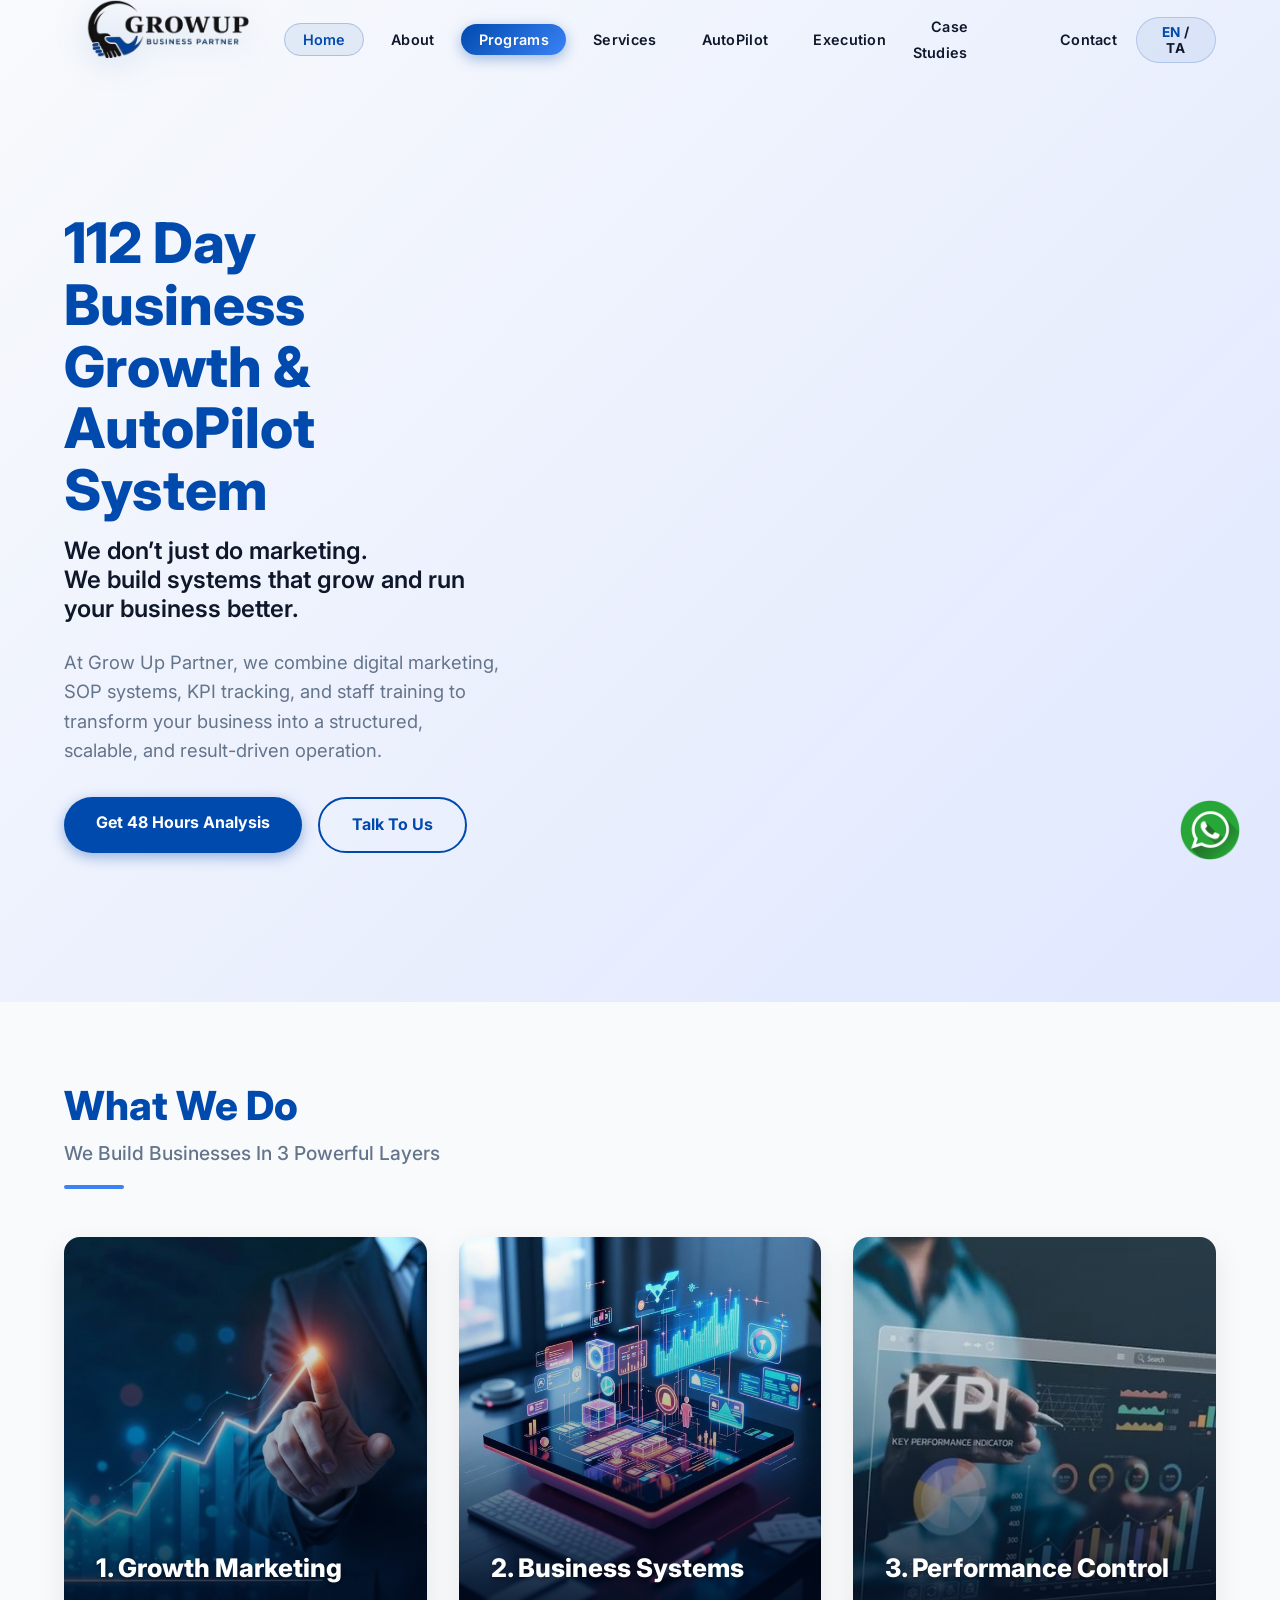
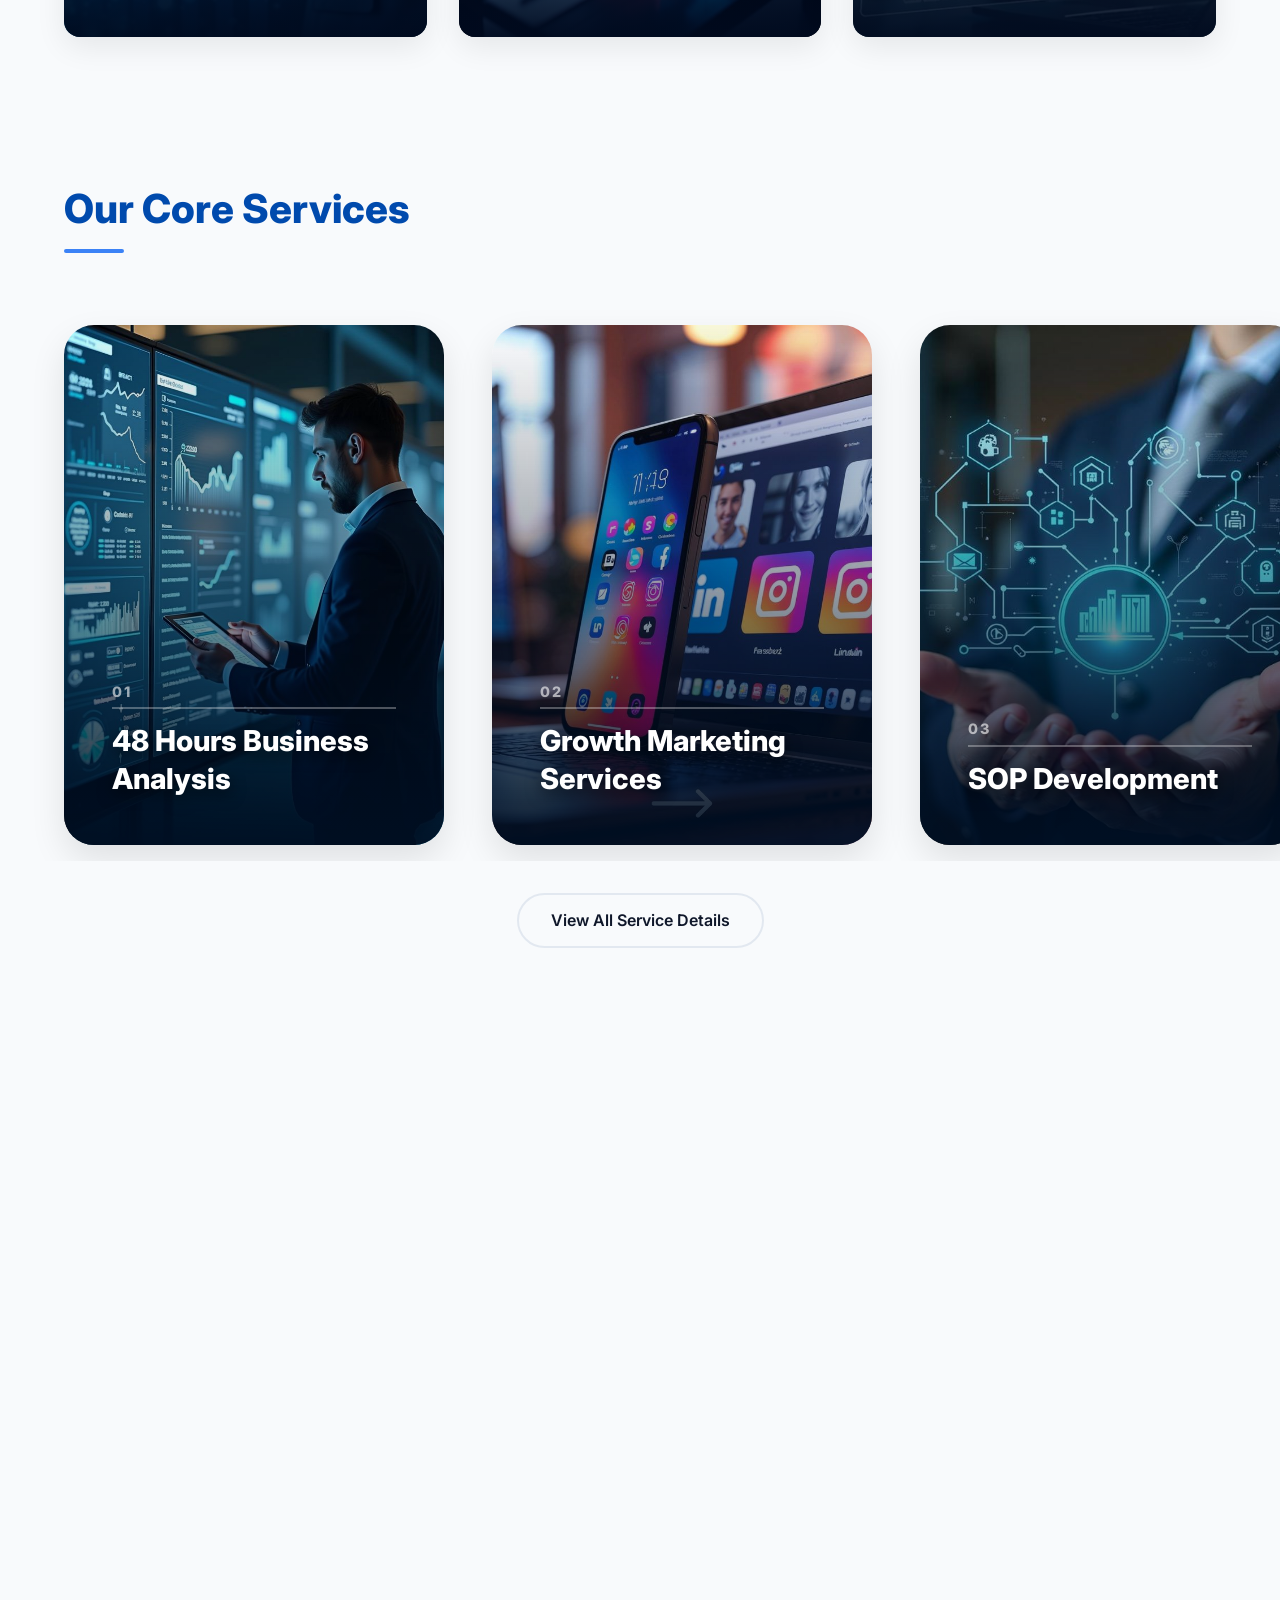
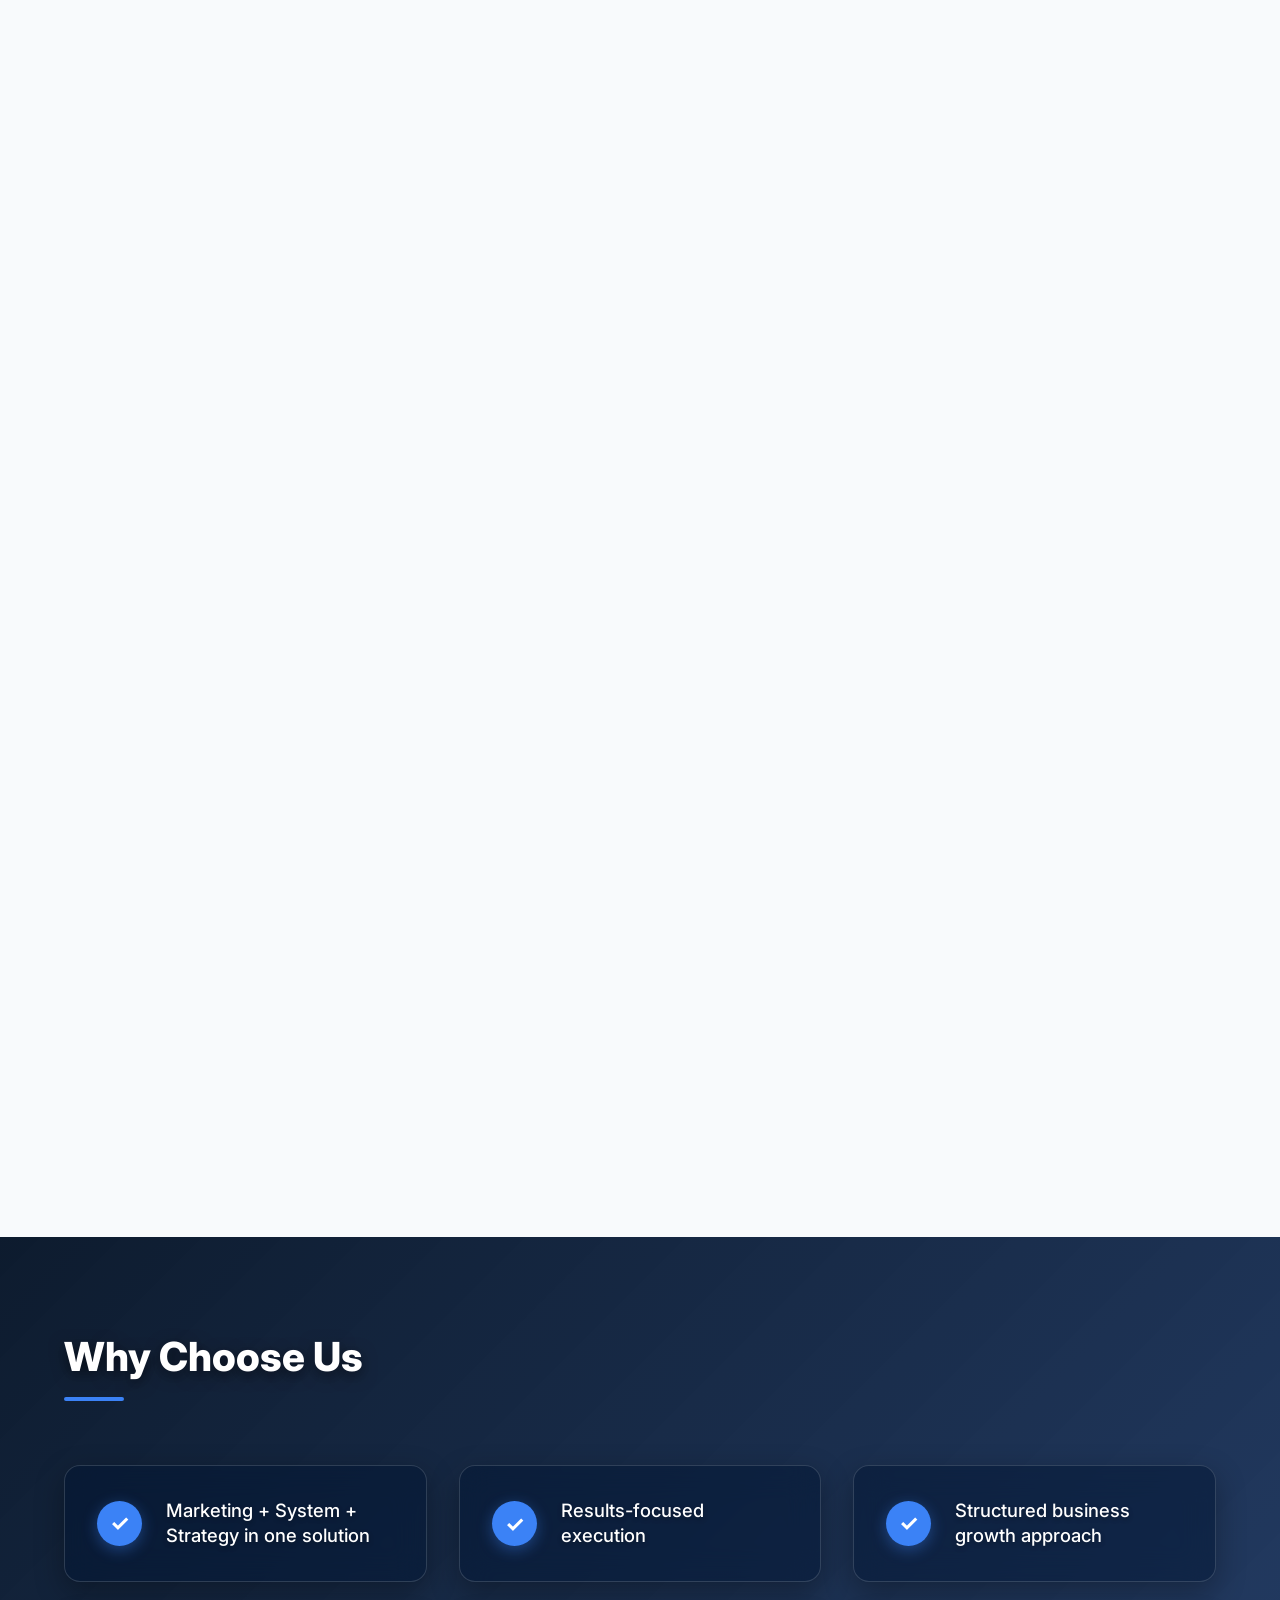
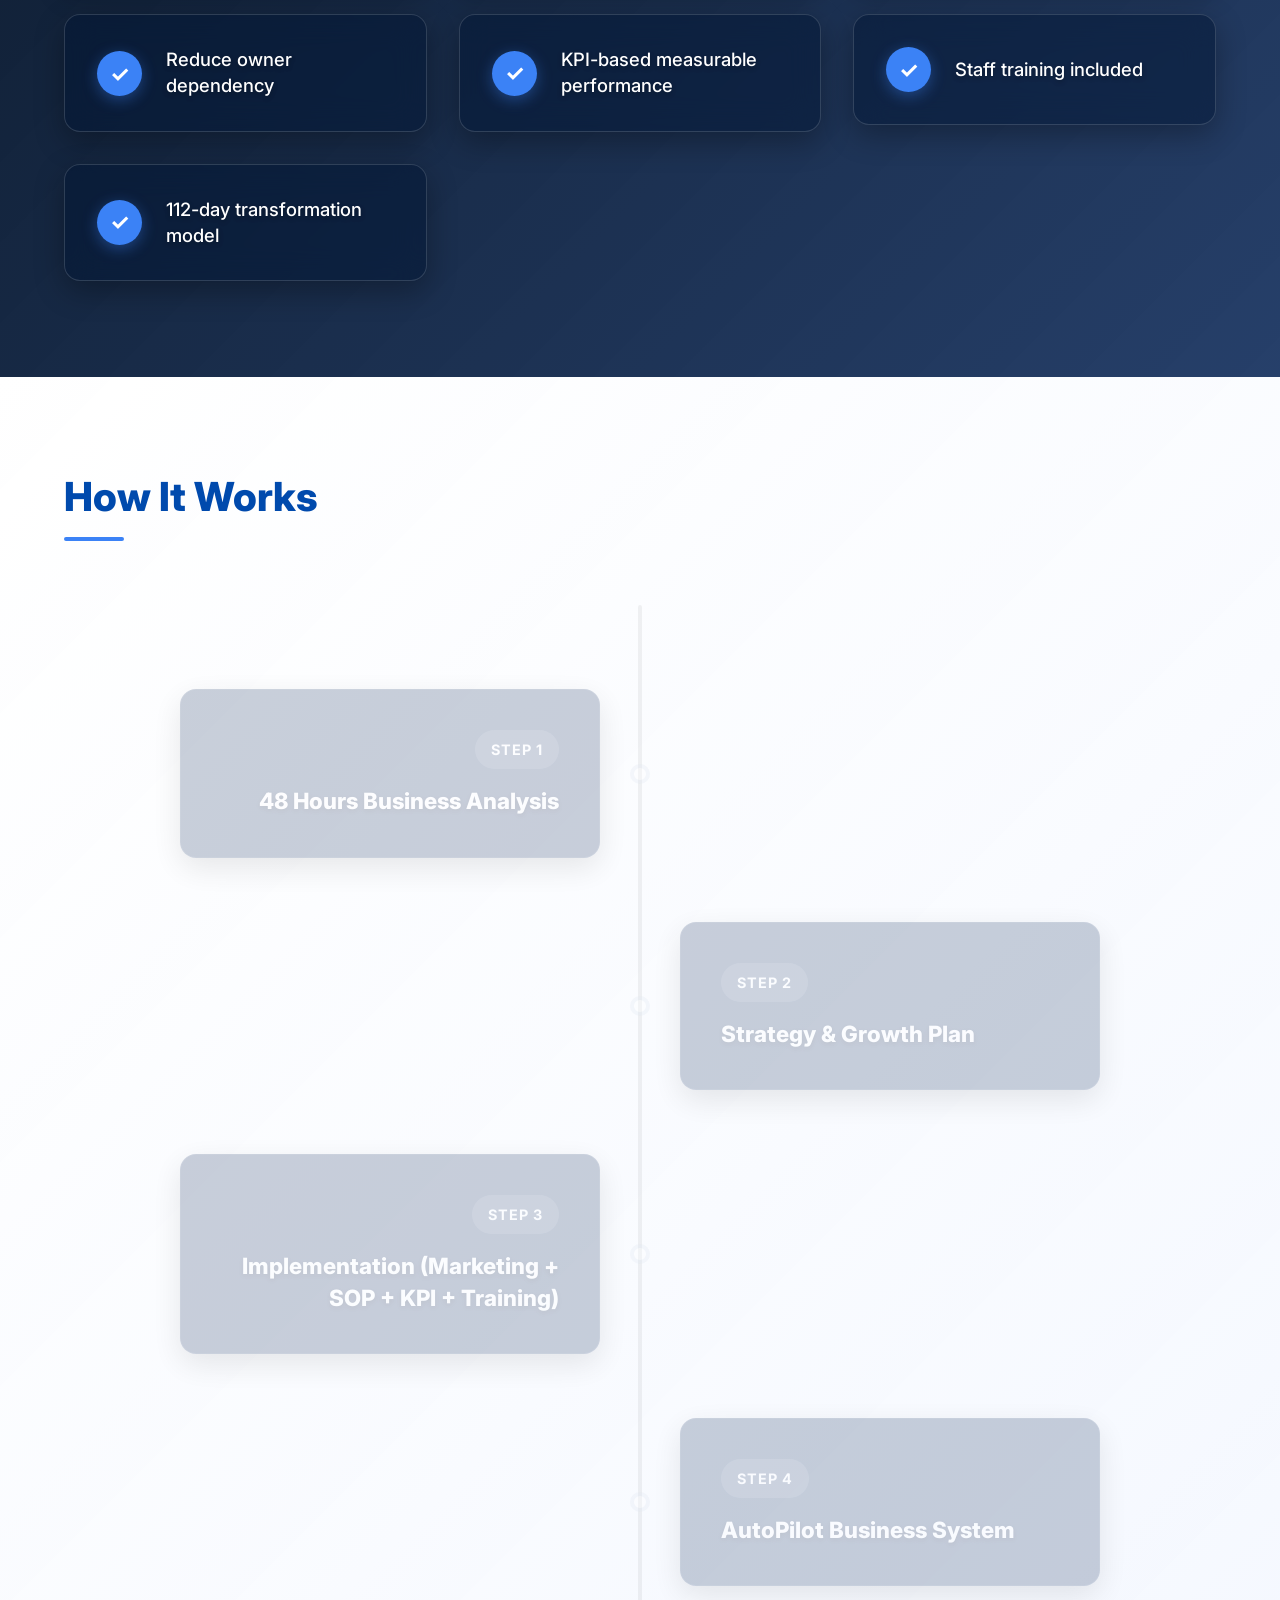
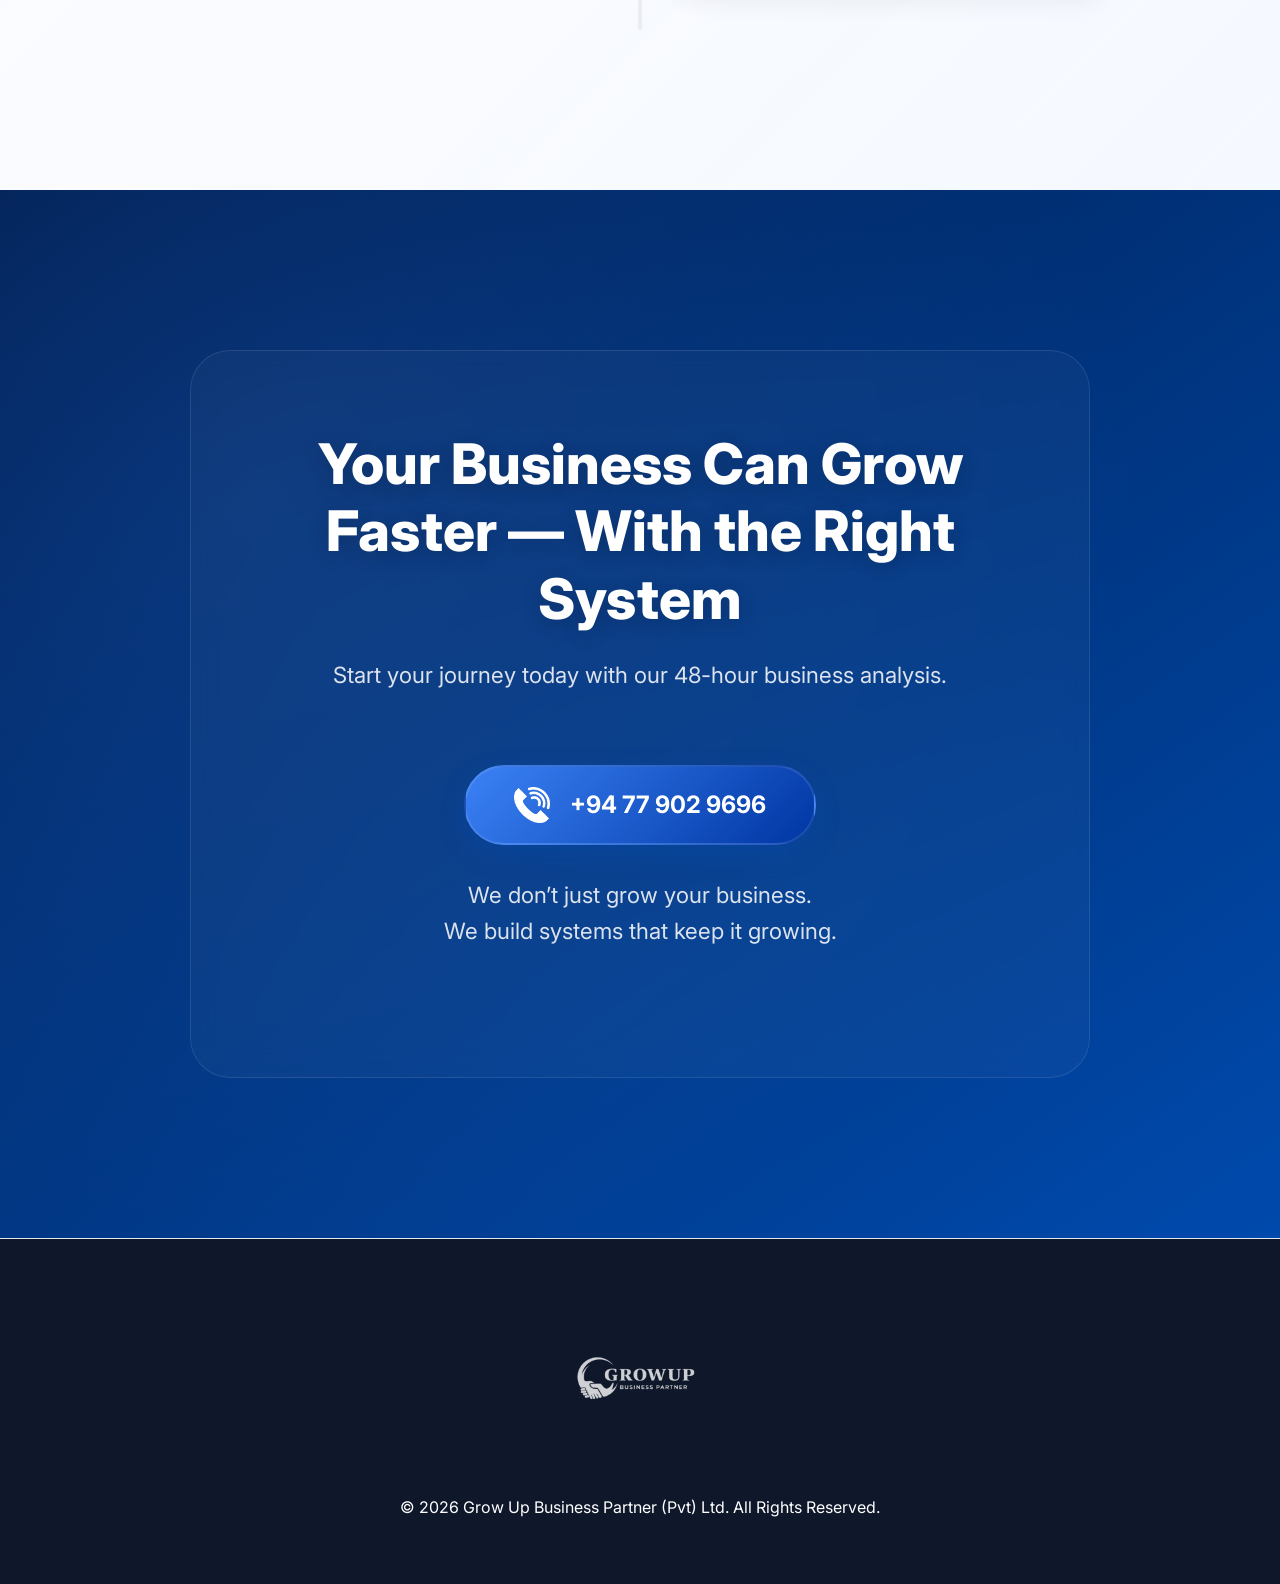
<file: index.html>
<!DOCTYPE html>
<html lang="en">

<head>
    <meta charset="UTF-8">
    <meta name="viewport" content="width=device-width, initial-scale=1.0">
    <title>Grow Up Partner - Business Growth System</title>
    <!-- Modern Typography -->
    <link href="https://fonts.googleapis.com/css2?family=Inter:wght@300;400;500;600;700;800&display=swap"
        rel="stylesheet">
    <link rel="stylesheet" href="style.css">
</head>

<body>

    <!-- Navigation -->
    <nav class="navbar">
        <a href="index.html" class="logo">
            <img src="images/Growup_logo.png" alt="Grow Up Partner Logo" class="logo-img">
        </a>
        <ul class="nav-links">
            <li><a href="index.html" class="active-link" data-i18n="nav_home">Home</a></li>
            <li><a href="about.html" data-i18n="nav_about">About</a></li>
            <li><a href="programs.html" class="highlight-link" data-i18n="nav_programs">Programs</a></li>
            <li><a href="services.html" data-i18n="nav_services">Services</a></li>
            <li><a href="autopilot.html" data-i18n="nav_autopilot">AutoPilot</a></li>
            <li><a href="execution.html" data-i18n="nav_execution">Execution</a></li>
            <li><a href="case-studies.html" data-i18n="nav_cases">Case Studies</a></li>
            <li><a href="contact.html" data-i18n="nav_contact">Contact</a></li>
        </ul>
        <div class="nav-right">
            <button id="lang-toggle" class="lang-btn"><span class="active">EN</span> / <span>TA</span></button>
            <button class="menu-toggle" id="menu-toggle" aria-label="Open menu"><span></span><span></span><span></span></button>
        </div>
    </nav>

    <!-- Mobile Menu Drawer -->
    <div class="mobile-menu" id="mobile-menu">
        <ul class="mobile-nav-links">
            <li><a href="index.html" data-i18n="nav_home">Home</a></li>
            <li><a href="about.html" data-i18n="nav_about">About</a></li>
            <li><a href="programs.html" data-i18n="nav_programs">Programs</a></li>
            <li><a href="services.html" data-i18n="nav_services">Services</a></li>
            <li><a href="autopilot.html" data-i18n="nav_autopilot">AutoPilot</a></li>
            <li><a href="execution.html" data-i18n="nav_execution">Execution</a></li>
            <li><a href="case-studies.html" data-i18n="nav_cases">Case Studies</a></li>
            <li><a href="contact.html" class="mobile-highlight" data-i18n="nav_contact">Contact</a></li>
        </ul>
    </div>

    <!-- Hero Section -->
    <header class="hero">
        <div class="hero-bg-overlay"></div>
        <div class="hero-container">
            <div class="hero-content">
                <h1 data-i18n="hero_title">112 Day Business Growth & AutoPilot System</h1>
                <h2 class="hero-subtitle" data-i18n="hero_subtitle">We don’t just do marketing.<br>We build systems that
                    grow and run your business better.</h2>
                <p data-i18n="hero_desc">At Grow Up Partner, we combine digital marketing, SOP systems, KPI tracking, and
                    staff training to transform your business into a structured, scalable, and result-driven operation.</p>
                <div class="btn-group">
                    <a href="#analysis" class="cta-btn primary-btn" data-i18n="hero_cta1">Get 48 Hours Analysis</a>
                    <a href="contact.html" class="cta-btn secondary-btn" data-i18n="hero_cta2">Talk To Us</a>
                </div>
            </div>
            <div class="hero-video-wrapper">
                <div class="hero-video-container">
                    <video autoplay muted loop playsinline class="hero-video">
                        <source src="video/home_page_video.mp4" type="video/mp4">
                        Your browser does not support the video tag.
                    </video>
                </div>
            </div>
        </div>
    </header>

    <!-- What We Do -->
    <section class="content-section bg-light">
        <div class="section-header">
            <h2 data-i18n="what_we_do_title" class="text-primary">What We Do</h2>
            <p class="section-subtitle" data-i18n="what_we_do_subtitle">We Build Businesses In 3 Powerful Layers</p>
            <div class="accent-line"></div>
        </div>
        <div class="grid-3">
            <div class="wwd-card">
                <div class="wwd-bg-img" style="background-image: url('images/Growth Marketing.jpeg');"></div>
                <div class="wwd-bg-overlay"></div>
                <div class="wwd-glass-lens"></div>
                <div class="wwd-content">
                    <h3 data-i18n="wwd_layer1_title">1. Growth Marketing</h3>
                    <div class="wwd-desc">
                        <div class="wwd-desc-inner">
                            <p data-i18n="wwd_layer1_desc">Increase visibility, generate leads, and boost conversions through strategic digital marketing.</p>
                        </div>
                    </div>
                </div>
            </div>
            <div class="wwd-card">
                <div class="wwd-bg-img" style="background-image: url('images/Business Systems.jpeg');"></div>
                <div class="wwd-bg-overlay"></div>
                <div class="wwd-glass-lens"></div>
                <div class="wwd-content">
                    <h3 data-i18n="wwd_layer2_title">2. Business Systems</h3>
                    <div class="wwd-desc">
                        <div class="wwd-desc-inner">
                            <p data-i18n="wwd_layer2_desc">Create SOPs and AutoPilot processes to make your business run smoothly without constant owner involvement.</p>
                        </div>
                    </div>
                </div>
            </div>
            <div class="wwd-card">
                <div class="wwd-bg-img" style="background-image: url('images/Performance Control.jpeg');"></div>
                <div class="wwd-bg-overlay"></div>
                <div class="wwd-glass-lens"></div>
                <div class="wwd-content">
                    <h3 data-i18n="wwd_layer3_title">3. Performance Control</h3>
                    <div class="wwd-desc">
                        <div class="wwd-desc-inner">
                            <p data-i18n="wwd_layer3_desc">Track your business growth using KPI systems and structured reporting.</p>
                        </div>
                    </div>
                </div>
            </div>
        </div>
    </section>

    <!-- Our Core Services Outline -->
    <section class="horizontal-section-wrapper" id="core-services-wrapper">
        <div class="horizontal-sticky-container">
            <div class="sticky-header-content">
                <div class="section-header">
                    <h2 data-i18n="core_services_title" class="text-primary">Our Core Services</h2>
                    <div class="accent-line"></div>
                </div>
            </div>

            <div class="horizontal-track-container" id="core-services-track-container">
                <div class="horizontal-track" id="core-services-track">
                    
                    <div class="service-card-3d">
                        <div class="card-3d-inner" style="background-image: url('images/Home_48%20Hours%20Business%20Analysis.jpeg');">
                            <div class="card-overlay"></div>
                            <div class="card-content">
                                <span class="service-number">01</span>
                                <h3 data-i18n="srv_48hrs">48 Hours Business Analysis</h3>
                            </div>
                        </div>
                    </div>

                    <div class="service-card-3d">
                        <div class="card-3d-inner" style="background-image: url('images/Home_Growth%20Marketing%20Services.jpeg');">
                            <div class="card-overlay"></div>
                            <div class="card-content">
                                <span class="service-number">02</span>
                                <h3 data-i18n="srv_growth_mkt">Growth Marketing Services</h3>
                            </div>
                        </div>
                    </div>

                    <div class="service-card-3d">
                        <div class="card-3d-inner" style="background-image: url('images/Home_SOP%20Development.jpeg');">
                            <div class="card-overlay"></div>
                            <div class="card-content">
                                <span class="service-number">03</span>
                                <h3 data-i18n="srv_sop">SOP Development</h3>
                            </div>
                        </div>
                    </div>

                    <div class="service-card-3d">
                        <div class="card-3d-inner" style="background-image: url('images/Home_AutoPilot%20Mode%20Implementation.jpeg');">
                            <div class="card-overlay"></div>
                            <div class="card-content">
                                <span class="service-number">04</span>
                                <h3 data-i18n="srv_autopilot">AutoPilot Mode Implementation</h3>
                            </div>
                        </div>
                    </div>

                    <div class="service-card-3d">
                        <div class="card-3d-inner" style="background-image: url('images/Home_KPI%20Monitoring%20System.jpeg');">
                            <div class="card-overlay"></div>
                            <div class="card-content">
                                <span class="service-number">05</span>
                                <h3 data-i18n="srv_kpi">KPI Monitoring System</h3>
                            </div>
                        </div>
                    </div>

                    <div class="service-card-3d">
                        <div class="card-3d-inner" style="background-image: url('images/Home_Staff%20Training.jpeg');">
                            <div class="card-overlay"></div>
                            <div class="card-content">
                                <span class="service-number">06</span>
                                <h3 data-i18n="srv_staff">Staff Training</h3>
                            </div>
                        </div>
                    </div>

                    <div class="service-card-3d">
                        <div class="card-3d-inner" style="background-image: url('images/Home_21%20Days%20Business%20Growth%20Program.jpeg');">
                            <div class="card-overlay"></div>
                            <div class="card-content">
                                <span class="service-number">07</span>
                                <h3 data-i18n="srv_21days">21 Days Business Growth Program</h3>
                            </div>
                        </div>
                    </div>

                    <div class="service-card-3d">
                        <div class="card-3d-inner highlight-border" style="background-image: url('images/Home_112%20Day%20Full%20Growth%20System.jpeg');">
                            <div class="card-overlay highlight-bg"></div>
                            <div class="card-content">
                                <span class="service-number highlight">08</span>
                                <h3 data-i18n="srv_112days">112 Day Full Growth System</h3>
                            </div>
                        </div>
                    </div>

                </div>
            </div>

            <div class="sticky-bottom-action text-center">
                <a href="services.html" class="outline-btn" data-i18n="view_all_services">View All Service Details</a>
            </div>
        </div>
    </section>

    <!-- Why Choose Us -->
    <section class="why-choose-section">
        <div class="why-bg-image" style="background-image: url('images/Home_Why Choose Us.jpeg');"></div>
        <div class="why-bg-overlay"></div>
        
        <div class="why-container">
            <div class="section-header text-white animate-on-scroll">
                <h2 data-i18n="why_choose_title">Why Choose Us</h2>
                <div class="accent-line bg-white"></div>
            </div>
            
            <div class="why-3d-grid">
                <div class="why-3d-card">
                    <div class="why-card-inner">
                        <div class="check-icon-3d">✓</div>
                        <span data-i18n="why1">Marketing + System + Strategy in one solution</span>
                    </div>
                </div>
                <div class="why-3d-card">
                    <div class="why-card-inner">
                        <div class="check-icon-3d">✓</div>
                        <span data-i18n="why2">Results-focused execution</span>
                    </div>
                </div>
                <div class="why-3d-card">
                    <div class="why-card-inner">
                        <div class="check-icon-3d">✓</div>
                        <span data-i18n="why3">Structured business growth approach</span>
                    </div>
                </div>
                <div class="why-3d-card">
                    <div class="why-card-inner">
                        <div class="check-icon-3d">✓</div>
                        <span data-i18n="why4">Reduce owner dependency</span>
                    </div>
                </div>
                <div class="why-3d-card">
                    <div class="why-card-inner">
                        <div class="check-icon-3d">✓</div>
                        <span data-i18n="why5">KPI-based measurable performance</span>
                    </div>
                </div>
                <div class="why-3d-card">
                    <div class="why-card-inner">
                        <div class="check-icon-3d">✓</div>
                        <span data-i18n="why6">Staff training included</span>
                    </div>
                </div>
                <div class="why-3d-card">
                    <div class="why-card-inner">
                        <div class="check-icon-3d">✓</div>
                        <span data-i18n="why7">112-day transformation model</span>
                    </div>
                </div>
            </div>
        </div>
    </section>

    <!-- How It Works -->
    <section class="content-section hiw-section" id="how-it-works-section">
        <div class="hiw-bg-image" style="background-image: url('images/Home_How%20It%20Works.jpeg');"></div>
        <div class="hiw-bg-overlay"></div>
        
        <div class="hiw-container">
            <div class="section-header">
                <h2 data-i18n="hiw_title" class="text-white">How It Works</h2>
                <div class="accent-line bg-white"></div>
            </div>
            
            <div class="modern-timeline" id="hiw-timeline">
                <!-- The central track line that holds the glow -->
                <div class="timeline-track">
                    <div class="timeline-beam" id="hiw-beam"></div>
                </div>

                <!-- Steps -->
                <div class="timeline-step step-left">
                    <div class="timeline-node"></div>
                    <div class="timeline-content timeline-card">
                        <div class="step-num">Step 1</div>
                        <h4 data-i18n="hiw_step1">48 Hours Business Analysis</h4>
                    </div>
                </div>

                <div class="timeline-step step-right">
                    <div class="timeline-node"></div>
                    <div class="timeline-content timeline-card">
                        <div class="step-num">Step 2</div>
                        <h4 data-i18n="hiw_step2">Strategy & Growth Plan</h4>
                    </div>
                </div>

                <div class="timeline-step step-left">
                    <div class="timeline-node"></div>
                    <div class="timeline-content timeline-card">
                        <div class="step-num">Step 3</div>
                        <h4 data-i18n="hiw_step3">Implementation (Marketing + SOP + KPI + Training)</h4>
                    </div>
                </div>

                <div class="timeline-step step-right">
                    <div class="timeline-node"></div>
                    <div class="timeline-content timeline-card">
                        <div class="step-num">Step 4</div>
                        <h4 data-i18n="hiw_step4">AutoPilot Business System</h4>
                    </div>
                </div>

            </div>
        </div>
    </section>

    <!-- Final CTA -->
    <section class="final-cta text-center" id="analysis">
        <div class="cta-container">
            <h2 data-i18n="final_cta_title">Your Business Can Grow Faster — With the Right System</h2>
            <p data-i18n="final_cta_desc">Start your journey today with our 48-hour business analysis.</p>
            <a href="tel:+94779029696" class="modern-call-btn">
                <img src="images/phone.png" alt="Phone" class="call-icon-animated">
                <span data-i18n="phone_number">+94 77 902 9696</span>
            </a>
            <p class="brand-line mt-3" data-i18n="brand_line">We don’t just grow your business.<br>We build systems that
                keep it growing.</p>
        </div>
    </section>

    <!-- Floating WhatsApp -->
    <a href="https://wa.me/94779029696" target="_blank" class="whatsapp-float">
        <img src="images/whatsapp.png" alt="WhatsApp us" class="wa-img">
    </a>

    <!-- Footer -->
    <footer class="footer bg-dark">
        <img src="images/Growup_logo.png" alt="Grow Up Logo" class="footer-logo">
        <p data-i18n="footer_copy">&copy; 2026 Grow Up Business Partner (Pvt) Ltd. All Rights Reserved.</p>
    </footer>

    <script src="script.js"></script>
</body>

</html>
</file>
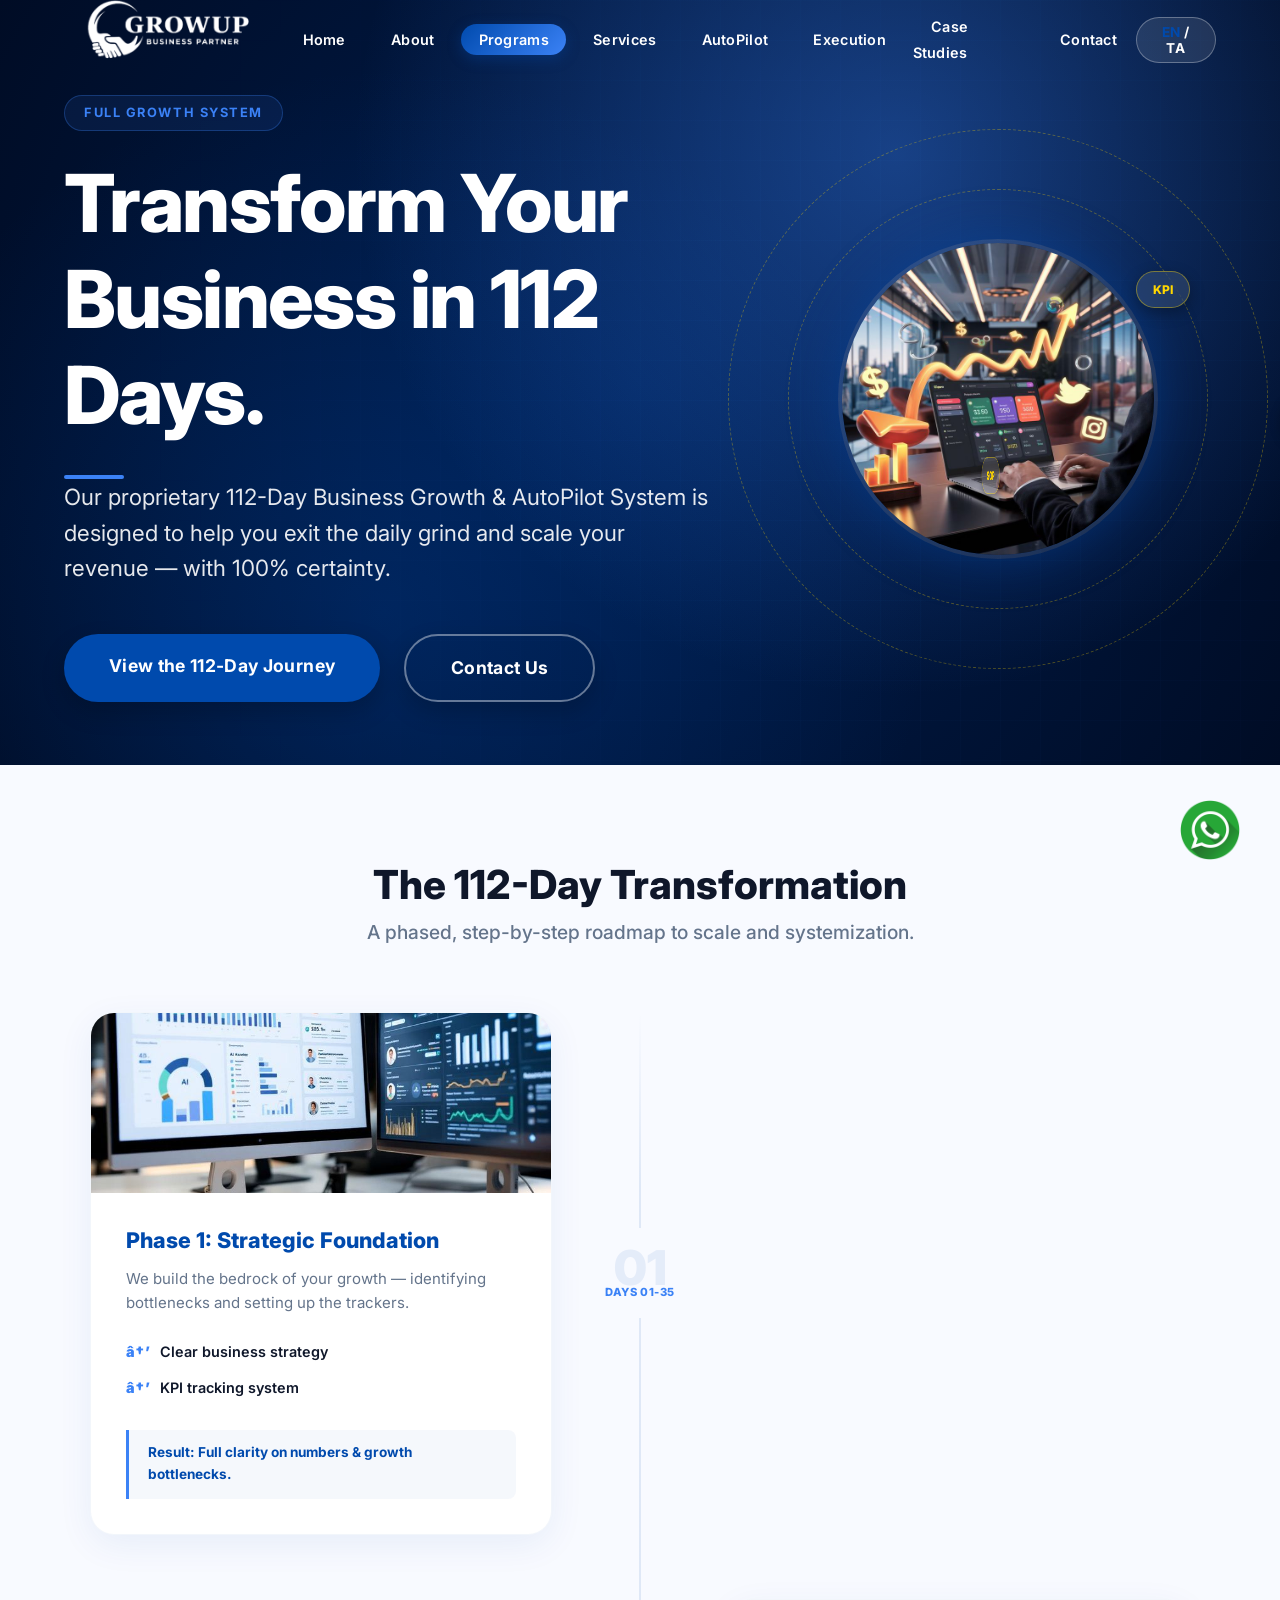
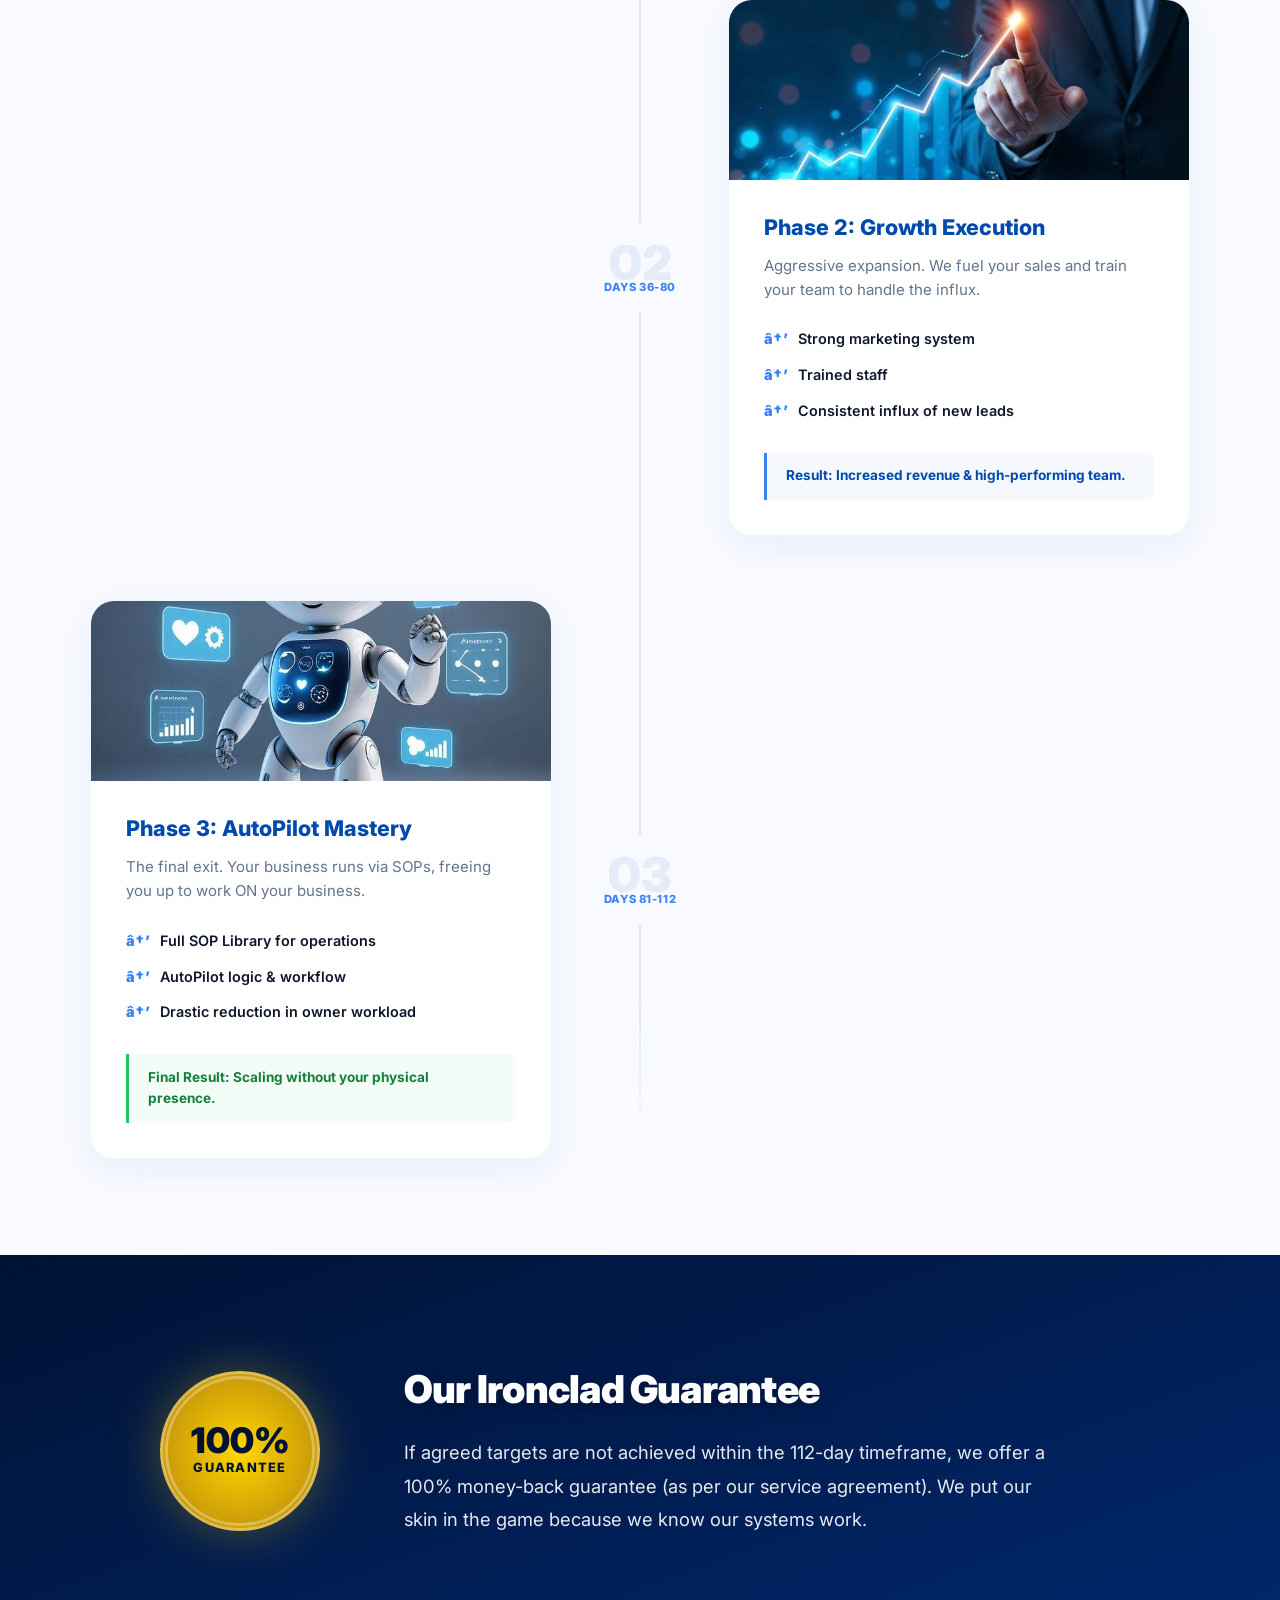
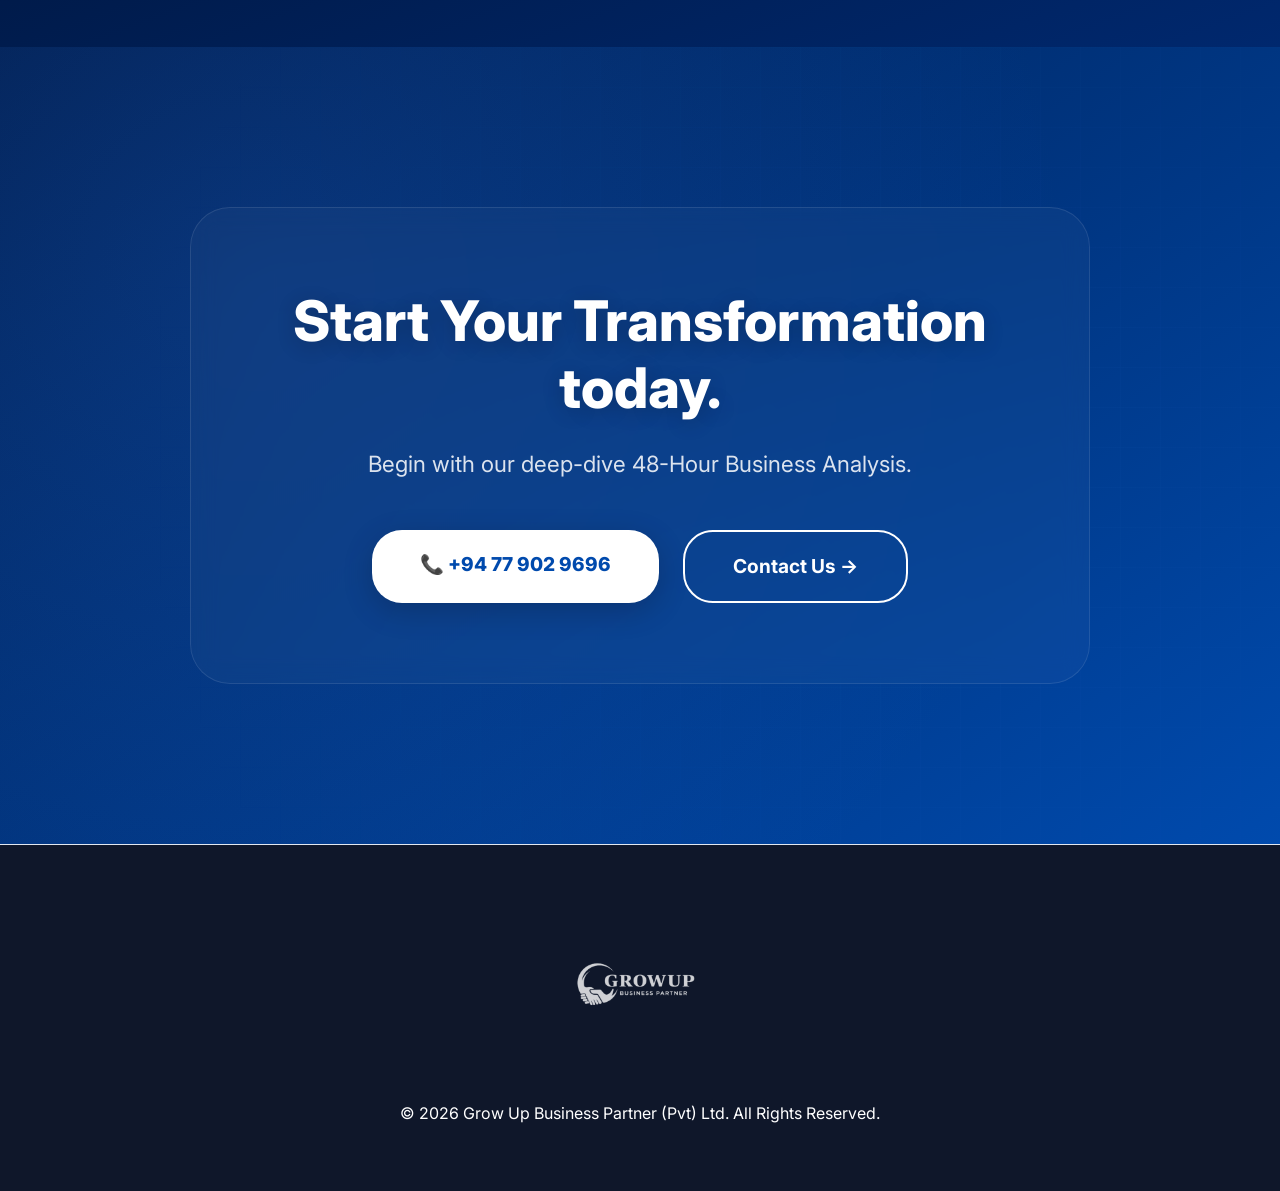
<file: 112-day-system.html>
<!DOCTYPE html>
<html lang="en">

<head>
    <meta charset="UTF-8">
    <meta name="viewport" content="width=device-width, initial-scale=1.0">
    <title>112 Day Business Growth & AutoPilot System</title>
    <meta name="description"
        content="Transform your business in 112 days. Our proprietary system-driven growth approach to scaling and systemization.">
    <link href="https://fonts.googleapis.com/css2?family=Inter:wght@300;400;500;600;700;800&display=swap"
        rel="stylesheet">
    <link rel="stylesheet" href="style.css">
</head>

<body class="system-112-page nav-on-dark">

    <nav class="navbar nav-on-dark">
        <a href="index.html" class="logo">
            <img src="images/Growup_logo.png" alt="Grow Up Partner Logo" class="logo-img">
        </a>
        <ul class="nav-links">
            <li><a href="index.html" data-i18n="nav_home">Home</a></li>
            <li><a href="about.html" data-i18n="nav_about">About</a></li>
            <li><a href="programs.html" class="active-link highlight-link" data-i18n="nav_programs">Programs</a></li>
            <li><a href="services.html" data-i18n="nav_services">Services</a></li>
            <li><a href="autopilot.html" data-i18n="nav_autopilot">AutoPilot</a></li>
            <li><a href="execution.html" data-i18n="nav_execution">Execution</a></li>
            <li><a href="case-studies.html" data-i18n="nav_cases">Case Studies</a></li>
            <li><a href="contact.html" data-i18n="nav_contact">Contact</a></li>
        </ul>
        <div class="nav-right">
            <button id="lang-toggle" class="lang-btn"><span class="active">EN</span> / <span>TA</span></button>
            <button class="menu-toggle" id="menu-toggle"
                aria-label="Open menu"><span></span><span></span><span></span></button>
        </div>
    </nav>

    <div class="mobile-menu" id="mobile-menu">
        <ul class="mobile-nav-links">
            <li><a href="index.html" data-i18n="nav_home">Home</a></li>
            <li><a href="about.html" data-i18n="nav_about">About</a></li>
            <li><a href="programs.html" data-i18n="nav_programs">Programs</a></li>
            <li><a href="services.html" data-i18n="nav_services">Services</a></li>
            <li><a href="autopilot.html" data-i18n="nav_autopilot">AutoPilot</a></li>
            <li><a href="execution.html" data-i18n="nav_execution">Execution</a></li>
            <li><a href="case-studies.html" data-i18n="nav_cases">Case Studies</a></li>
            <li><a href="contact.html" class="mobile-highlight" data-i18n="nav_contact">Contact</a></li>
        </ul>
    </div>

    <!-- ─── Hero ─── -->
    <header class="programs-hero system-112-hero">
        <div class="programs-mesh-bg"></div>
        <div class="digital-grid-overlay"></div>
        <div class="programs-hero-container">
            <div class="programs-hero-grid">
                <div class="programs-hero-content reveal-smooth">
                    <div class="hero-badge-112">Full Growth System</div>
                    <h1 class="text-white mb-3" data-i18n="112_header_title">Transform Your Business in 112 Days.</h1>
                    <div class="accent-line bg-gold mb-4 stagger-2"></div>
                    <p class="subtitle text-light mb-4 stagger-3" data-i18n="112_header_title_desc">Our proprietary
                        112-Day Business Growth & AutoPilot System is designed to help you exit the daily grind and
                        scale your revenue — with 100% certainty.</p>
                    <div class="hero-actions stagger-4">
                        <a href="#phases" class="cta-btn primary-btn">View the 112-Day Journey</a>
                        <a href="contact.html" class="cta-btn outline-btn-white" data-i18n="nav_contact">Contact Us</a>
                    </div>
                </div>

                <div class="hero-visual-112 reveal-smooth stagger-2">
                    <div class="visual-engine-container" id="112-parallax-engine">
                        <img src="images/Home_112 Day Full Growth System.jpeg" alt="112 Day System"
                            class="engine-main-img">
                        <div class="engine-orbit engine-orbit-1"></div>
                        <div class="engine-orbit engine-orbit-2"></div>
                        <div class="engine-node node-1">KPI</div>
                        <div class="engine-node node-2">SOP</div>
                        <div class="engine-node node-3">AUTO</div>
                    </div>
                </div>
            </div>
        </div>
    </header>

    <!-- ─── The Journey Phases ─── -->
    <section class="phases-section" id="phases">
        <div class="section-header text-center reveal-smooth">
            <h2 class="section-title">The 112-Day Transformation</h2>
            <p class="section-subtitle">A phased, step-by-step roadmap to scale and systemization.</p>
        </div>

        <div class="phase-timeline-container">
            <!-- Phase 01 -->
            <div class="phase-item reveal-fold">
                <div class="phase-meta">
                    <span class="phase-num">01</span>
                    <span class="phase-range">Days 01-35</span>
                </div>
                <div class="phase-content-card">
                    <div class="phase-image">
                        <img src="images/KPI Dashboard.jpeg" alt="KPI Framework">
                    </div>
                    <div class="phase-details">
                        <h3 data-i18n="phase1_title">Phase 1: Strategic Foundation</h3>
                        <p>We build the bedrock of your growth — identifying bottlenecks and setting up the trackers.
                        </p>
                        <ul class="phase-checklist">
                            <li><span data-i18n="get1">Clear business strategy</span></li>
                            <li><span data-i18n="get5">KPI tracking system</span></li>
                        </ul>
                        <div class="phase-expected">
                            <span>Result:</span> Full clarity on numbers & growth bottlenecks.
                        </div>
                    </div>
                </div>
            </div>

            <!-- Phase 02 -->
            <div class="phase-item reveal-fold">
                <div class="phase-meta">
                    <span class="phase-num">02</span>
                    <span class="phase-range">Days 36-80</span>
                </div>
                <div class="phase-content-card reverse">
                    <div class="phase-image">
                        <img src="images/Growth Marketing.jpeg" alt="Growth & Execution">
                    </div>
                    <div class="phase-details">
                        <h3 data-i18n="phase2_title">Phase 2: Growth Execution</h3>
                        <p>Aggressive expansion. We fuel your sales and train your team to handle the influx.</p>
                        <ul class="phase-checklist">
                            <li><span data-i18n="get2">Strong marketing system</span></li>
                            <li><span data-i18n="get6">Trained staff</span></li>
                            <li><span data-i18n="res1">Consistent influx of new leads</span></li>
                        </ul>
                        <div class="phase-expected">
                            <span>Result:</span> Increased revenue & high-performing team.
                        </div>
                    </div>
                </div>
            </div>

            <!-- Phase 03 -->
            <div class="phase-item reveal-fold">
                <div class="phase-meta">
                    <span class="phase-num">03</span>
                    <span class="phase-range">Days 81-112</span>
                </div>
                <div class="phase-content-card">
                    <div class="phase-image">
                        <img src="images/AutoPilot Concept.jpeg" alt="AutoPilot Transformation">
                    </div>
                    <div class="phase-details">
                        <h3 data-i18n="phase3_title">Phase 3: AutoPilot Mastery</h3>
                        <p>The final exit. Your business runs via SOPs, freeing you up to work ON your business.</p>
                        <ul class="phase-checklist">
                            <li><span data-i18n="get3">Full SOP Library for operations</span></li>
                            <li><span data-i18n="get4">AutoPilot logic & workflow</span></li>
                            <li><span data-i18n="res4">Drastic reduction in owner workload</span></li>
                        </ul>
                        <div class="phase-expected result-highlight">
                            <span>Final Result:</span> Scaling without your physical presence.
                        </div>
                    </div>
                </div>
            </div>
        </div>
    </section>

    <!-- ─── Guarantee Section ─── -->
    <section class="guarantee-section reveal-smooth">
        <div class="guarantee-container">
            <div class="guarantee-seal-3d">
                <div class="seal-inner">
                    <span class="seal-val">100%</span>
                    <span class="seal-lbl">Guarantee</span>
                </div>
            </div>
            <div class="guarantee-text">
                <h2 data-i18n="guarantee_title">Our Ironclad Guarantee</h2>
                <div class="accent-line-center bg-gold mb-3"></div>
                <p data-i18n="guarantee_desc_long">If agreed targets are not achieved within the 112-day timeframe, we
                    offer a 100% money-back guarantee (as per our service agreement). We put our skin in the game
                    because we know our systems work.</p>
            </div>
        </div>
    </section>

    <!-- ─── Final CTA ─── -->
    <section class="final-cta reveal-smooth">
        <div class="digital-grid-overlay"></div>
        <div class="cta-container text-center">
            <h2 data-i18n="112_cta_title_new">Start Your Transformation today.</h2>
            <p class="mb-4">Begin with our deep-dive 48-Hour Business Analysis.</p>
            <div class="btn-group justify-center">
                <a href="tel:+94779029696" class="cta-btn primary-btn large-btn">
                    <span class="btn-icon">📞</span> <span data-i18n="phone_number">+94 77 902 9696</span>
                </a>
                <a href="contact.html" class="cta-btn secondary-btn large-btn">
                    <span data-i18n="nav_contact">Contact Us</span> <span class="btn-icon">→</span>
                </a>
            </div>
        </div>
    </section>

    <!-- Floating WhatsApp -->
    <a href="https://wa.me/94779029696" target="_blank" class="whatsapp-float">
        <img src="images/whatsapp.png" alt="WhatsApp" class="wa-img">
    </a>

    <footer class="footer bg-dark">
        <img src="images/Growup_logo.png" alt="Grow Up Logo" class="footer-logo">
        <p data-i18n="footer_copy">© 2026 Grow Up Business Partner (Pvt) Ltd. All Rights Reserved.</p>
    </footer>

    <script src="script.js"></script>
</body>

</html>
</file>
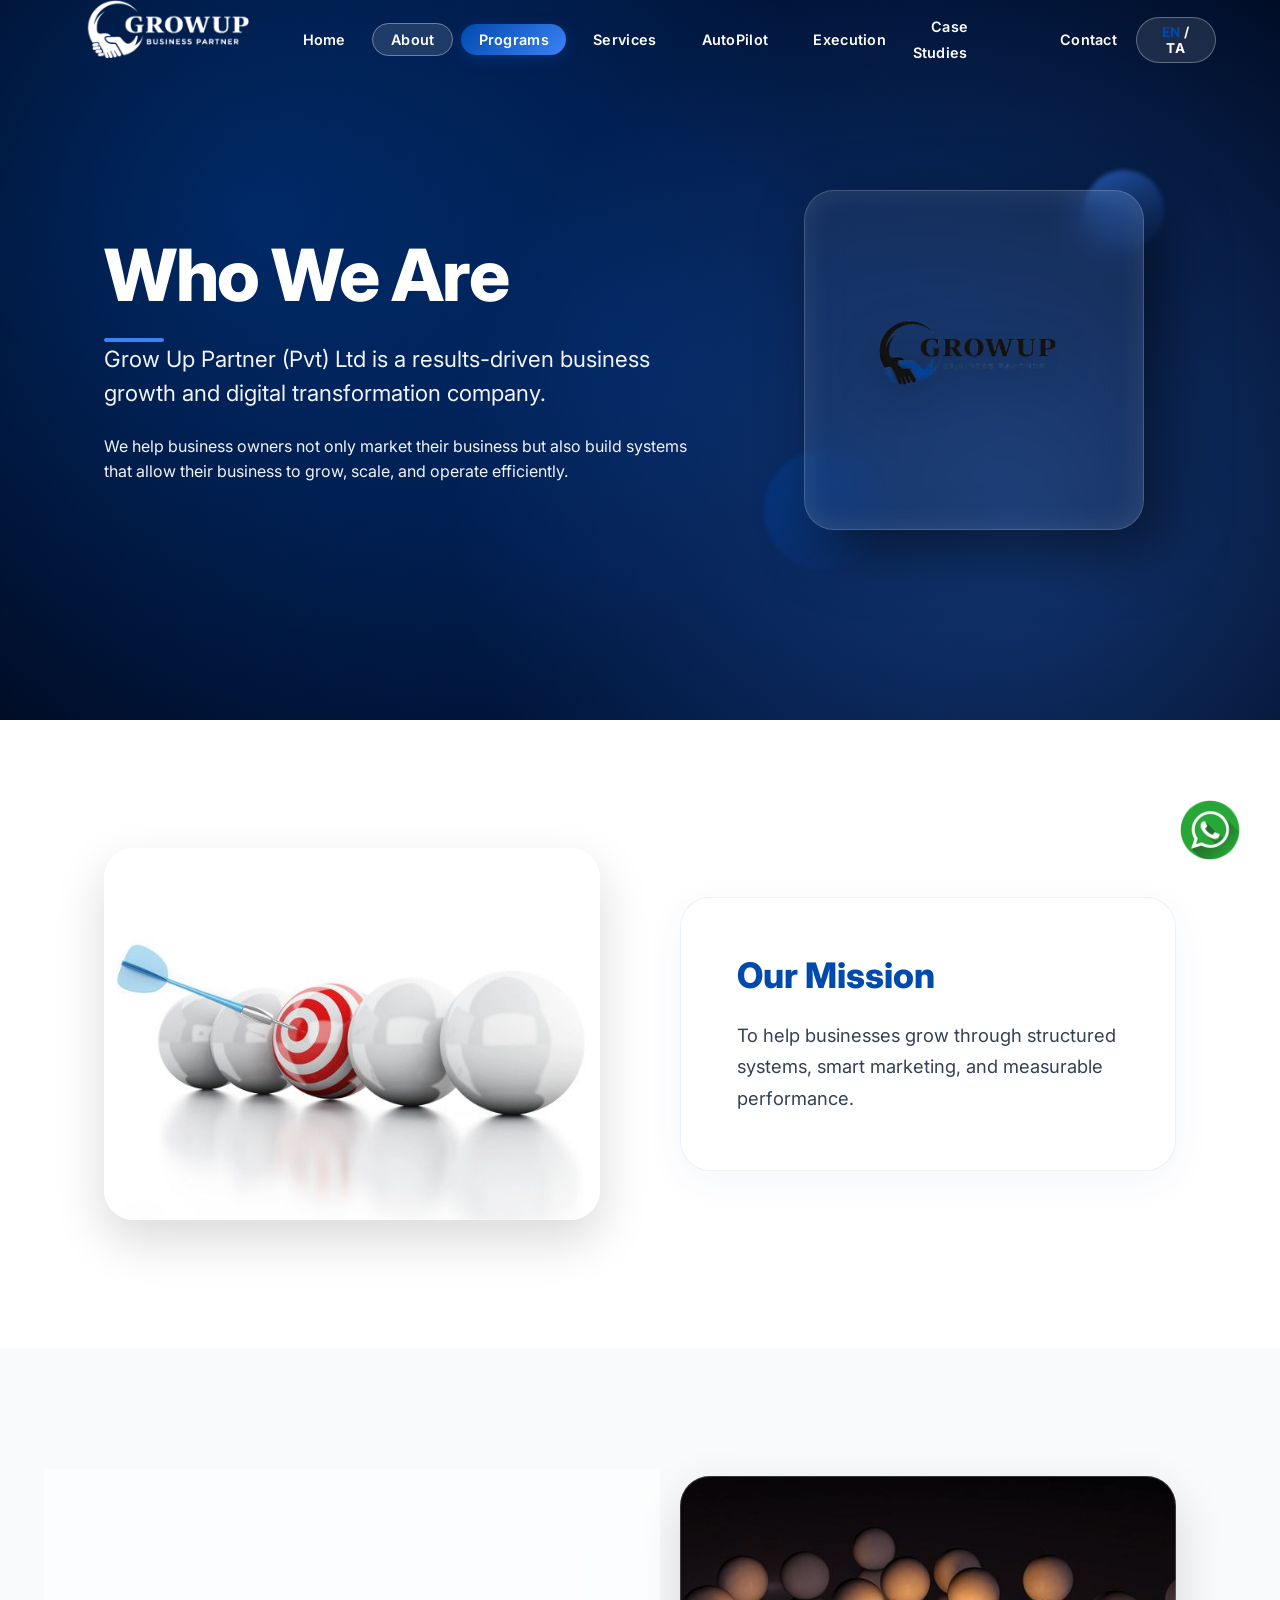
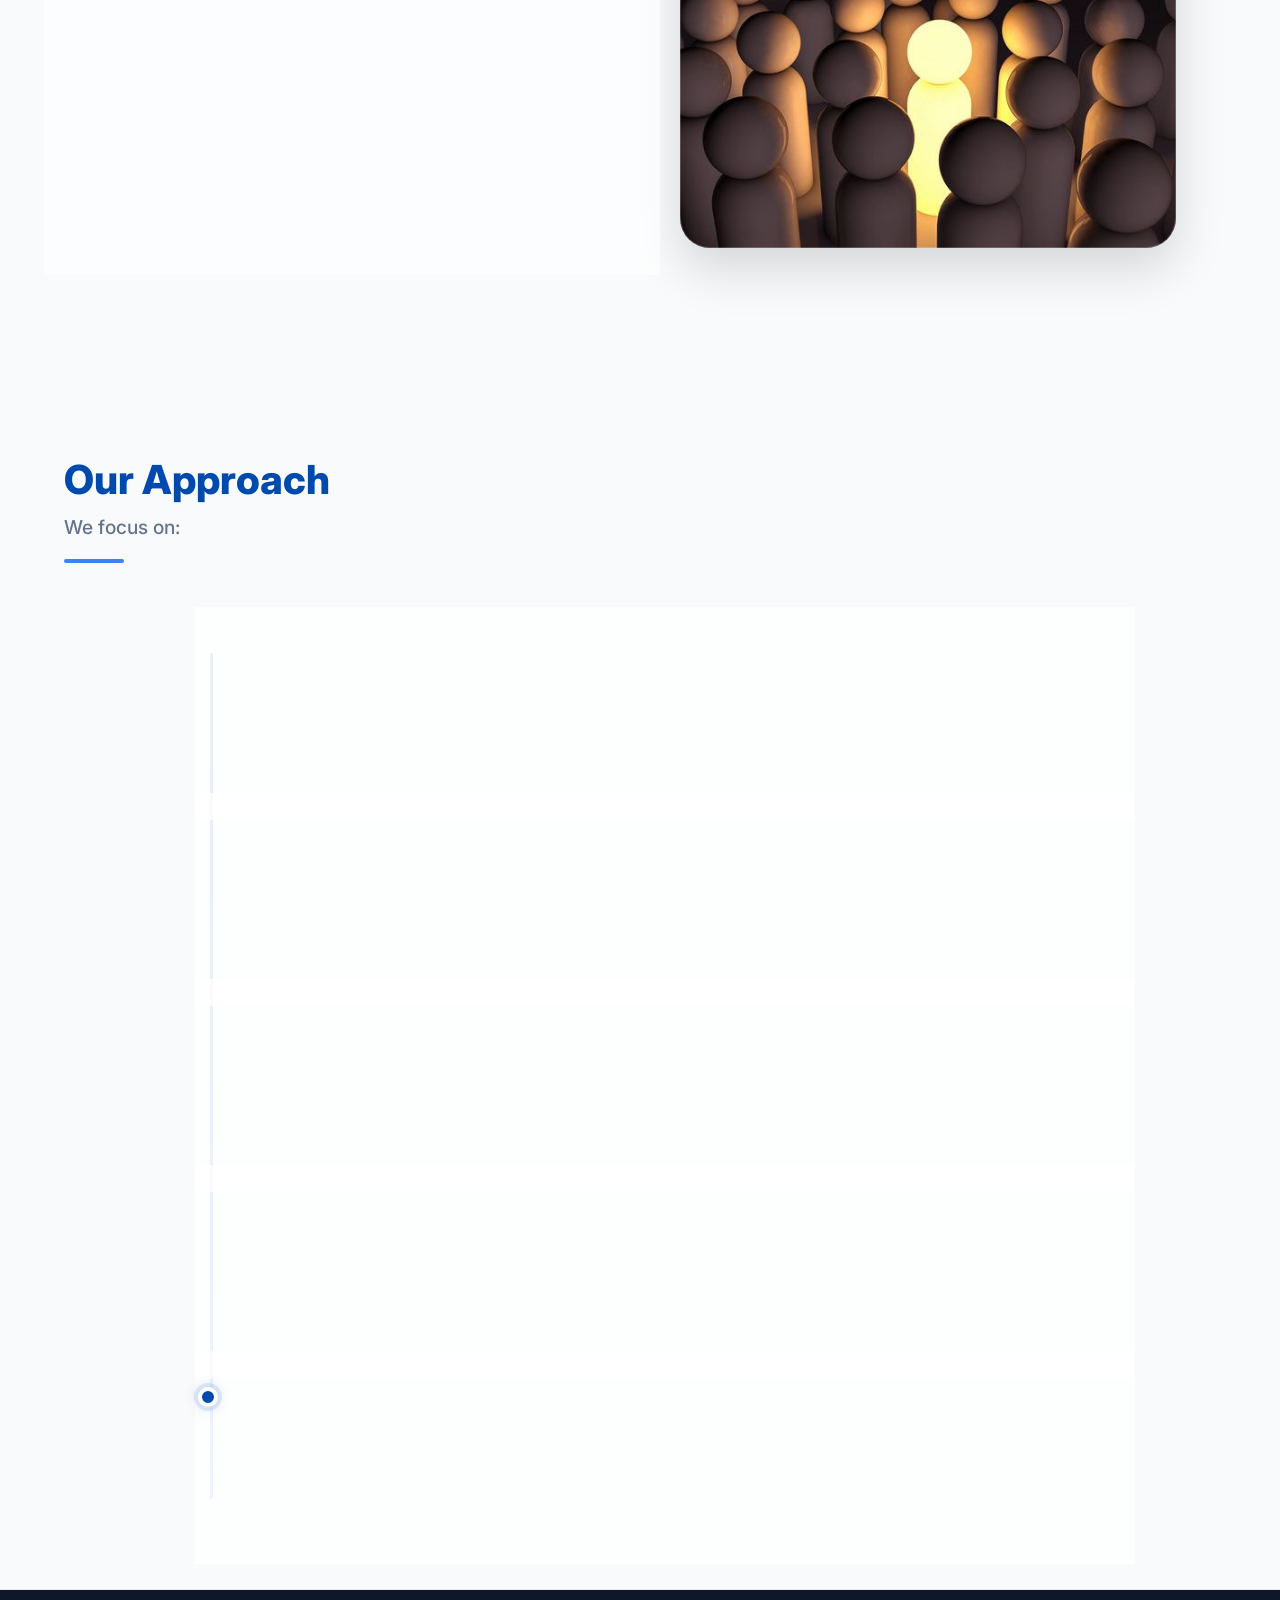
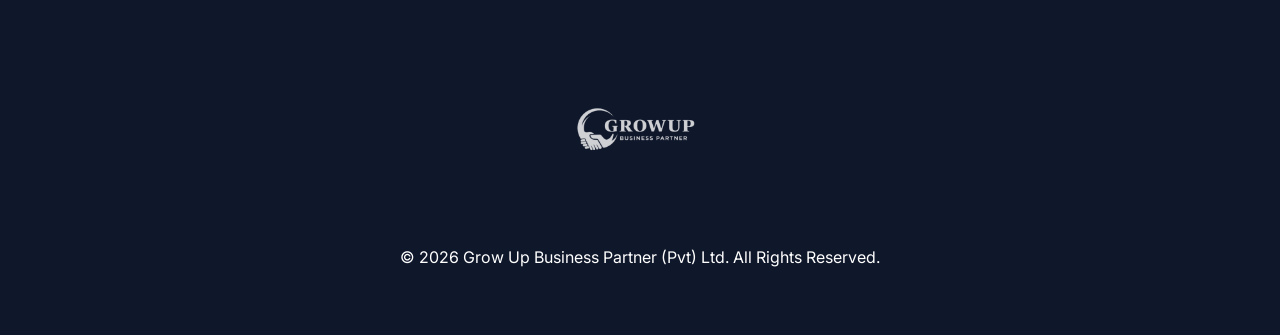
<file: about.html>
<!DOCTYPE html>
<html lang="en">

<head>
    <meta charset="UTF-8">
    <meta name="viewport" content="width=device-width, initial-scale=1.0">
    <title>About - Grow Up Partner</title>
    <link href="https://fonts.googleapis.com/css2?family=Inter:wght@300;400;500;600;700;800&display=swap"
        rel="stylesheet">
    <link rel="stylesheet" href="style.css">
</head>

<body>

    <nav class="navbar nav-on-dark">
        <a href="index.html" class="logo">
            <img src="images/Growup_logo.png" alt="Grow Up Partner Logo" class="logo-img">
        </a>
        <ul class="nav-links">
            <li><a href="index.html" data-i18n="nav_home">Home</a></li>
            <li><a href="about.html" class="active-link" data-i18n="nav_about">About</a></li>
            <li><a href="programs.html" class="highlight-link" data-i18n="nav_programs">Programs</a></li>
            <li><a href="services.html" data-i18n="nav_services">Services</a></li>
            <li><a href="autopilot.html" data-i18n="nav_autopilot">AutoPilot</a></li>
            <li><a href="execution.html" data-i18n="nav_execution">Execution</a></li>
            <li><a href="case-studies.html" data-i18n="nav_cases">Case Studies</a></li>
            <li><a href="contact.html" data-i18n="nav_contact">Contact</a></li>
        </ul>
        <div class="nav-right">
            <button id="lang-toggle" class="lang-btn"><span class="active">EN</span> / <span>TA</span></button>
            <button class="menu-toggle" id="menu-toggle"
                aria-label="Open menu"><span></span><span></span><span></span></button>
        </div>
    </nav>

    <!-- Mobile Menu Drawer -->
    <div class="mobile-menu" id="mobile-menu">
        <ul class="mobile-nav-links">
            <li><a href="index.html" data-i18n="nav_home">Home</a></li>
            <li><a href="about.html" data-i18n="nav_about">About</a></li>
            <li><a href="programs.html" data-i18n="nav_programs">Programs</a></li>
            <li><a href="services.html" data-i18n="nav_services">Services</a></li>
            <li><a href="autopilot.html" data-i18n="nav_autopilot">AutoPilot</a></li>
            <li><a href="execution.html" data-i18n="nav_execution">Execution</a></li>
            <li><a href="case-studies.html" data-i18n="nav_cases">Case Studies</a></li>
            <li><a href="contact.html" class="mobile-highlight" data-i18n="nav_contact">Contact</a></li>
        </ul>
    </div>

    <header class="about-hero">
        <div class="about-mesh-bg"></div>
        <div class="about-hero-container">
            <div class="about-hero-grid">
                <div class="about-hero-text">
                    <h1 data-i18n="about_title" class="text-white">Who We Are</h1>
                    <div class="accent-line bg-white mb-4"></div>
                    <p class="lead-text text-white mb-3" data-i18n="about_desc">Grow Up Partner (Pvt) Ltd is a
                        results-driven business growth and digital transformation company.</p>
                    <p class="text-light" data-i18n="about_desc2">We help business owners not only market their business
                        but also build systems that allow their business to grow, scale, and operate efficiently.</p>
                </div>
                <div class="about-hero-visual">
                    <div class="about-logo-3d-scene" id="about-logo-scene">
                        <div class="about-logo-card">
                            <img src="images/Growup_logo.png" alt="Grow Up Partner Logo" class="about-hero-logo">
                        </div>
                        <!-- Floating 3D elements for depth -->
                        <div class="floating-orbit orbit-1"></div>
                        <div class="floating-orbit orbit-2"></div>
                    </div>
                </div>
            </div>
        </div>
    </header>

    <!-- Our Mission -->
    <section class="about-split-section">
        <div class="about-split-container">
            <div class="about-split-grid">
                <div class="about-split-img-wrapper">
                    <img src="images/Our Mission.jpeg" alt="Our Mission" class="about-split-img">
                </div>
                <div class="about-split-content">
                    <h2 data-i18n="about_mission_title">Our Mission</h2>
                    <p data-i18n="about_mission_desc">To help businesses grow through structured systems, smart
                        marketing, and measurable performance.</p>
                </div>
            </div>
        </div>
    </section>

    <!-- What Makes Us Different -->
    <section class="about-split-section reverse">
        <div class="about-split-container">
            <div class="about-split-grid">
                <div class="about-split-img-wrapper">
                    <img src="images/What Makes Us Different.jpeg" alt="What Makes Us Different"
                        class="about-split-img">
                </div>
                <div class="about-split-content">
                    <h2 data-i18n="about_diff_title">What Makes Us Different</h2>
                    <p data-i18n="about_diff_desc">Most agencies only handle marketing. We handle your business growth
                        as a system.</p>
                </div>
            </div>
        </div>
    </section>

    <section class="content-section bg-light">
        <div class="section-header">
            <h2 data-i18n="about_approach_title" class="text-primary">Our Approach</h2>
            <p class="section-subtitle" data-i18n="about_approach_subtitle">We focus on:</p>
            <div class="accent-line"></div>
        </div>
        <div class="approach-journey-wrapper">
            <div class="approach-journey-line"></div>

            <div class="approach-step-item">
                <div class="approach-step-marker"></div>
                <div class="approach-step-card">
                    <div class="approach-step-num">01</div>
                    <div class="approach-step-content">
                        <p data-i18n="app1">Understanding your business deeply</p>
                    </div>
                </div>
            </div>

            <div class="approach-step-item">
                <div class="approach-step-marker"></div>
                <div class="approach-step-card">
                    <div class="approach-step-num">02</div>
                    <div class="approach-step-content">
                        <p data-i18n="app2">Building customized growth strategies</p>
                    </div>
                </div>
            </div>

            <div class="approach-step-item">
                <div class="approach-step-marker"></div>
                <div class="approach-step-card">
                    <div class="approach-step-num">03</div>
                    <div class="approach-step-content">
                        <p data-i18n="app3">Implementing SOP and AutoPilot systems</p>
                    </div>
                </div>
            </div>

            <div class="approach-step-item">
                <div class="approach-step-marker"></div>
                <div class="approach-step-card">
                    <div class="approach-step-num">04</div>
                    <div class="approach-step-content">
                        <p data-i18n="app4">Training your staff</p>
                    </div>
                </div>
            </div>

            <div class="approach-step-item">
                <div class="approach-step-marker"></div>
                <div class="approach-step-card">
                    <div class="approach-step-num">05</div>
                    <div class="approach-step-content">
                        <p data-i18n="app5">Tracking results through KPI</p>
                    </div>
                </div>
            </div>
        </div>
    </section>

    <a href="https://wa.me/94779029696" target="_blank" class="whatsapp-float">
        <img src="images/whatsapp.png" alt="WhatsApp us" class="wa-img">
    </a>

    <footer class="footer bg-dark">
        <img src="images/Growup_logo.png" alt="Grow Up Logo" class="footer-logo">
        <p data-i18n="footer_copy">&copy; 2026 Grow Up Business Partner (Pvt) Ltd. All Rights Reserved.</p>
    </footer>

    <script src="script.js"></script>
</body>

</html>
</file>
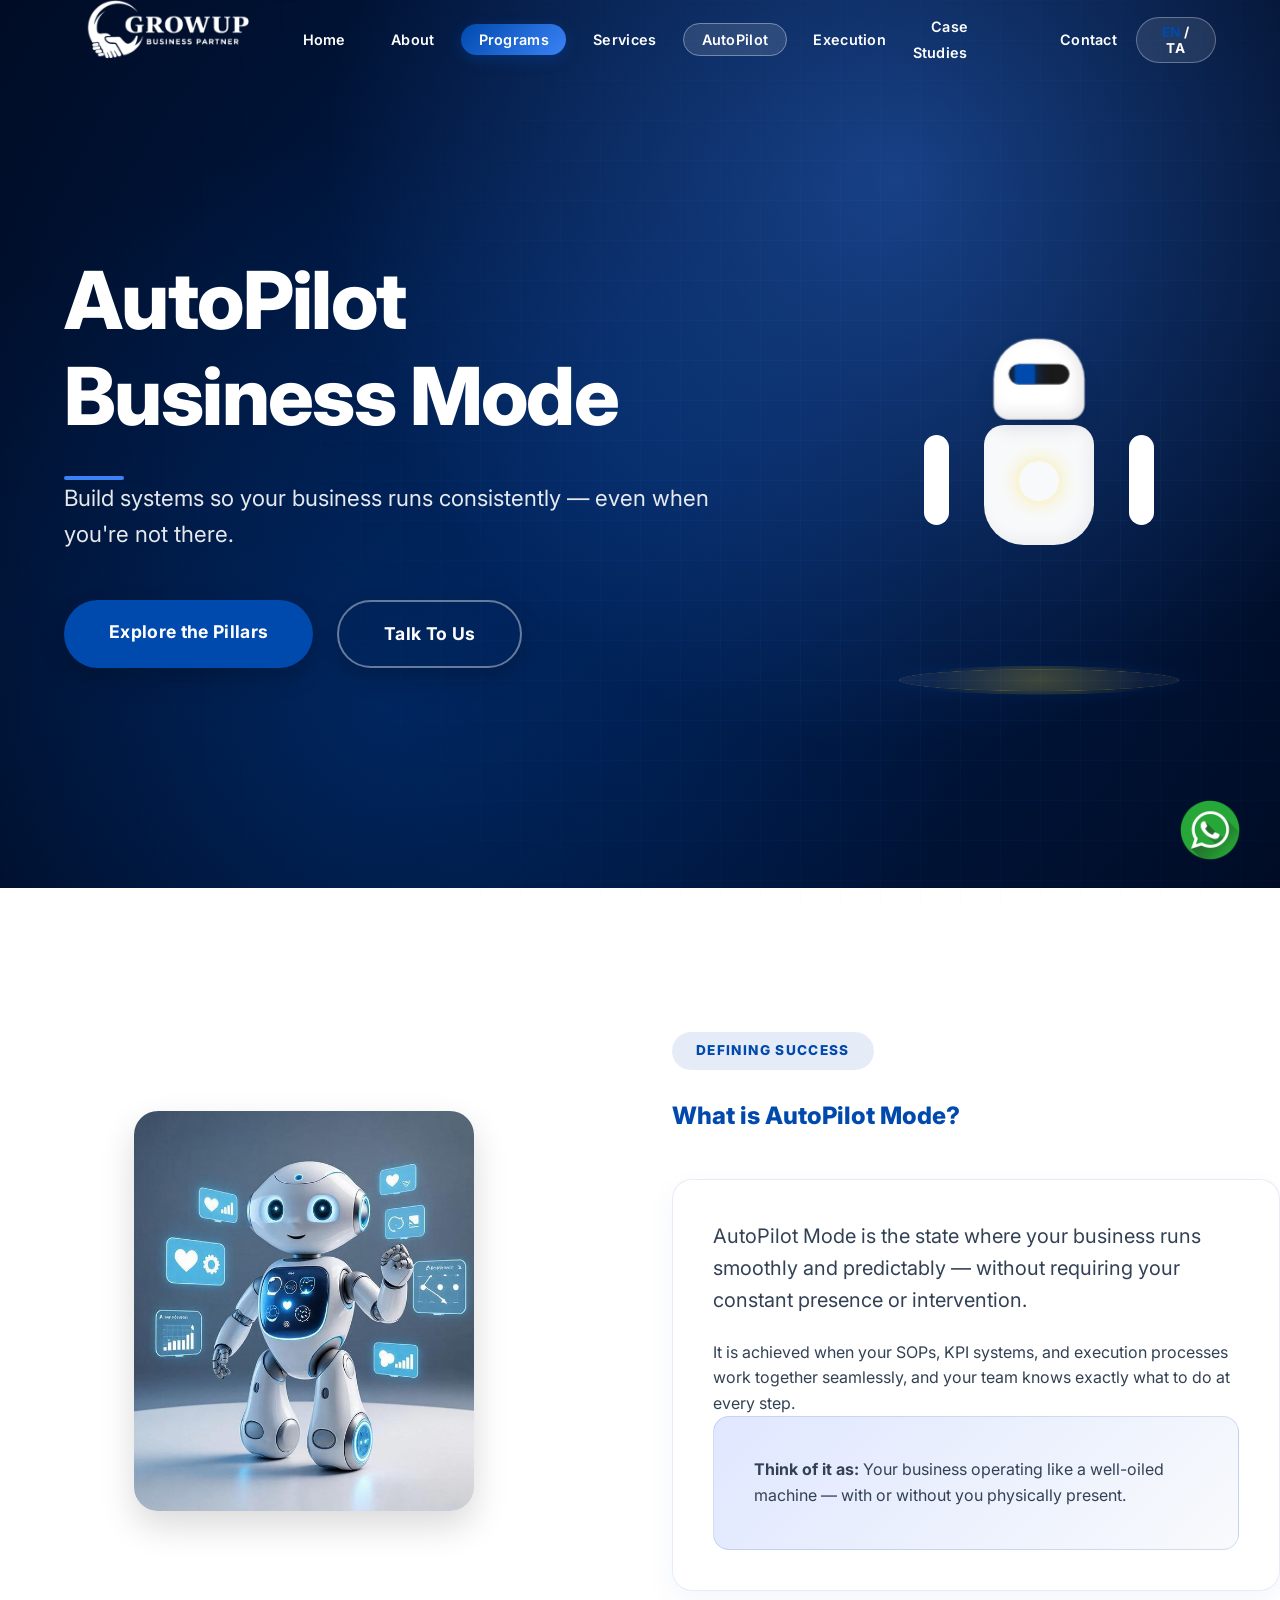
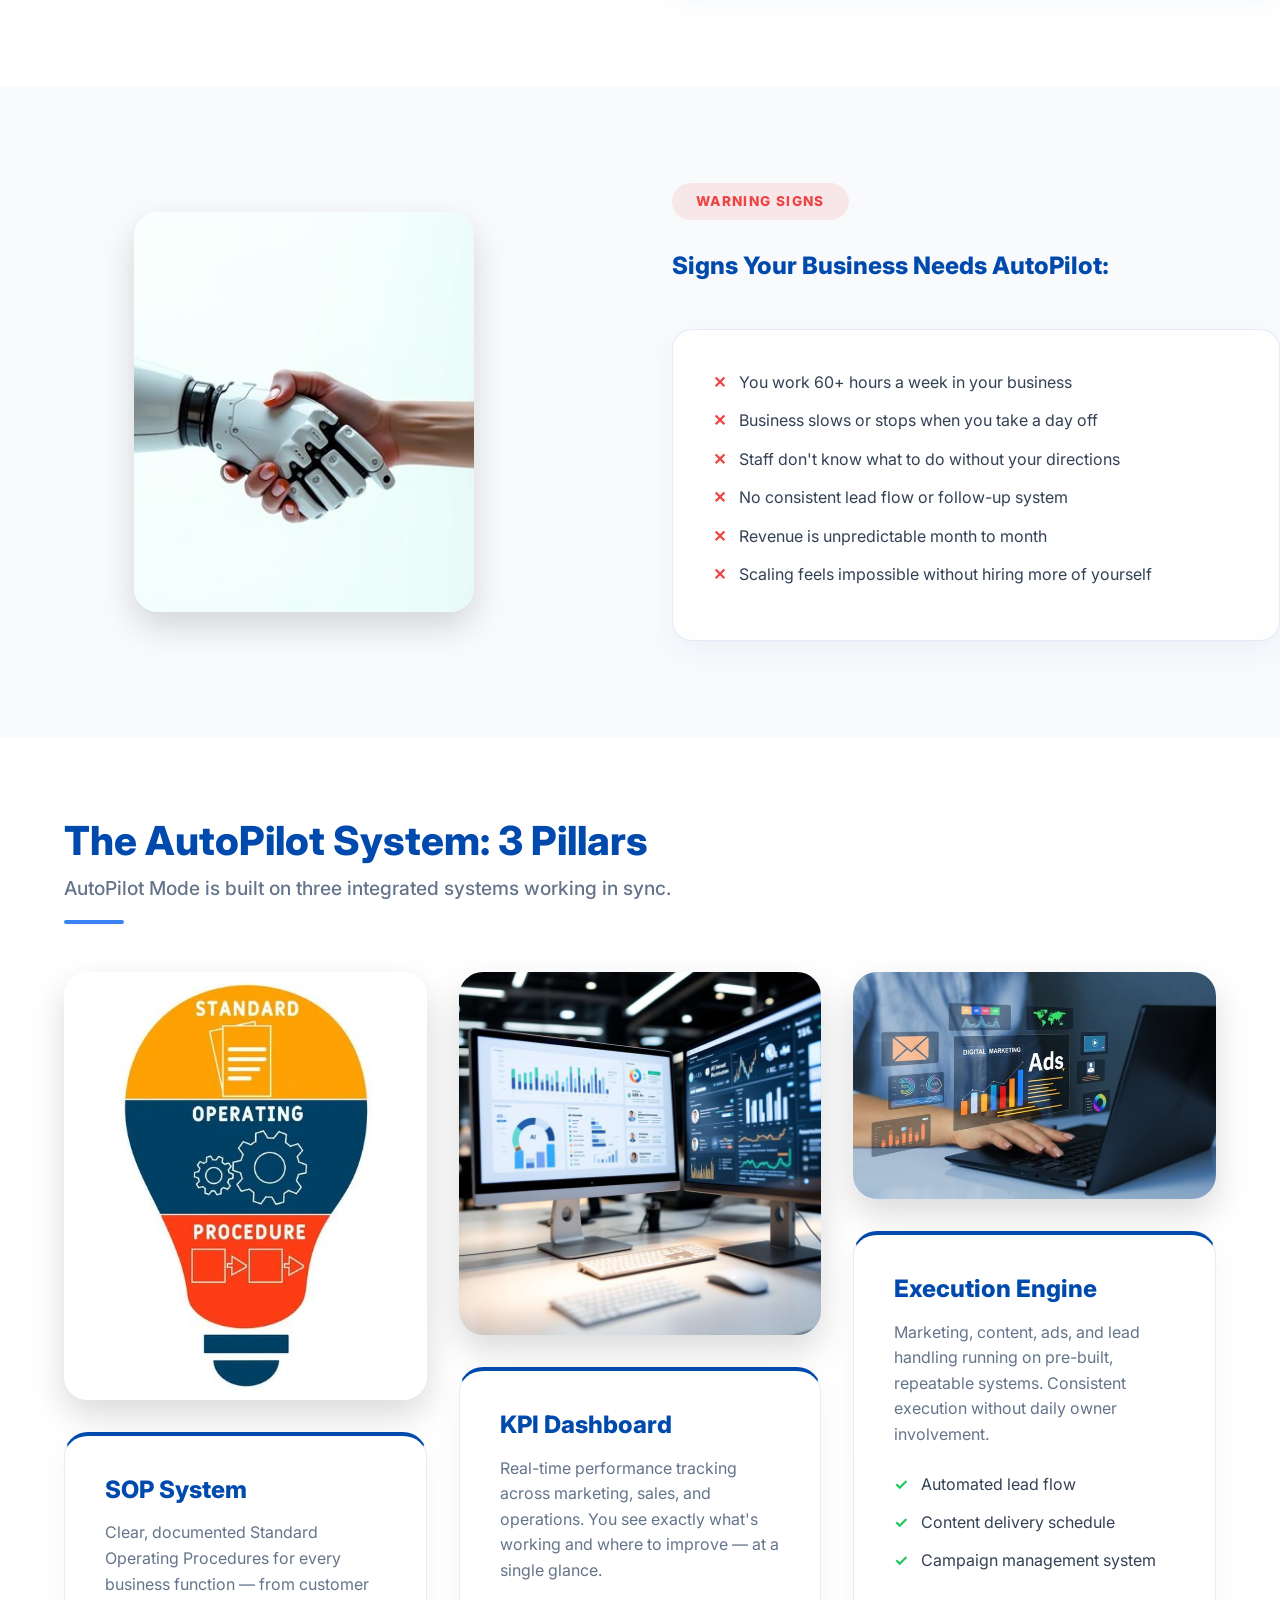
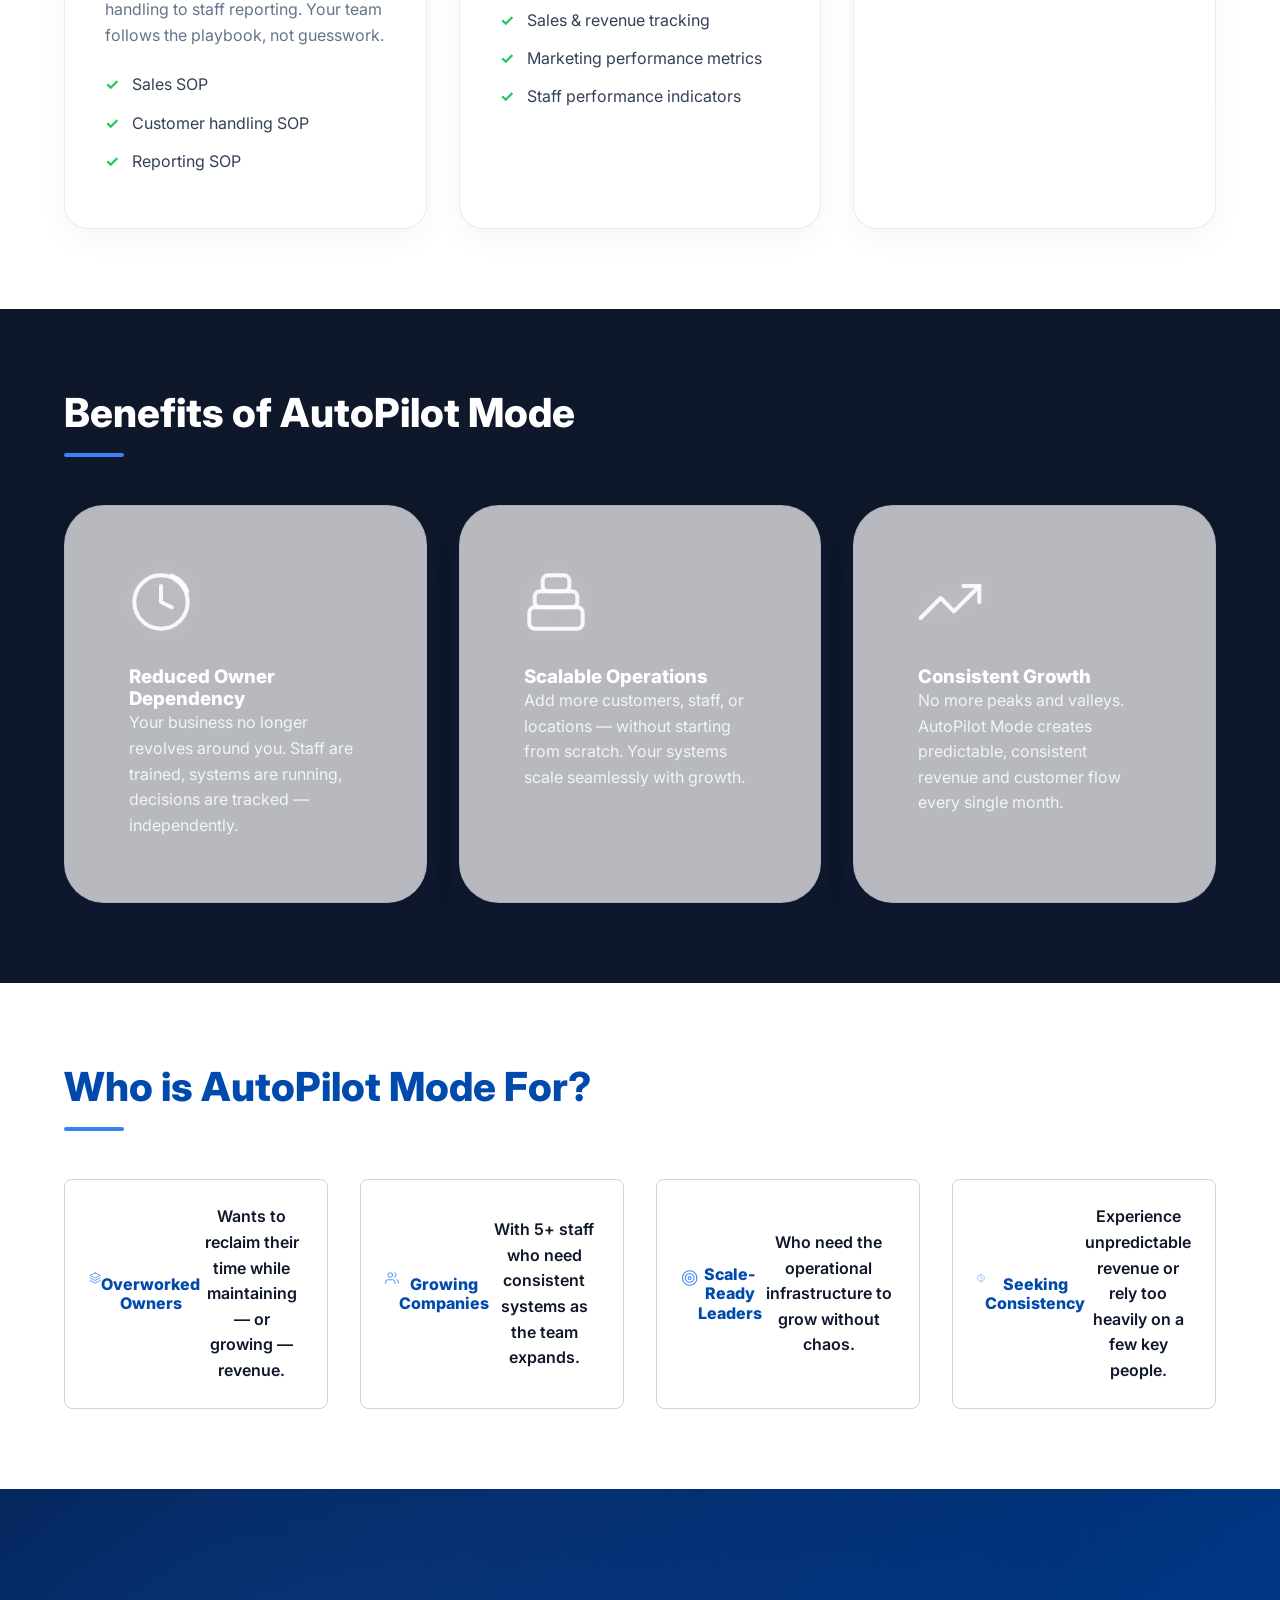
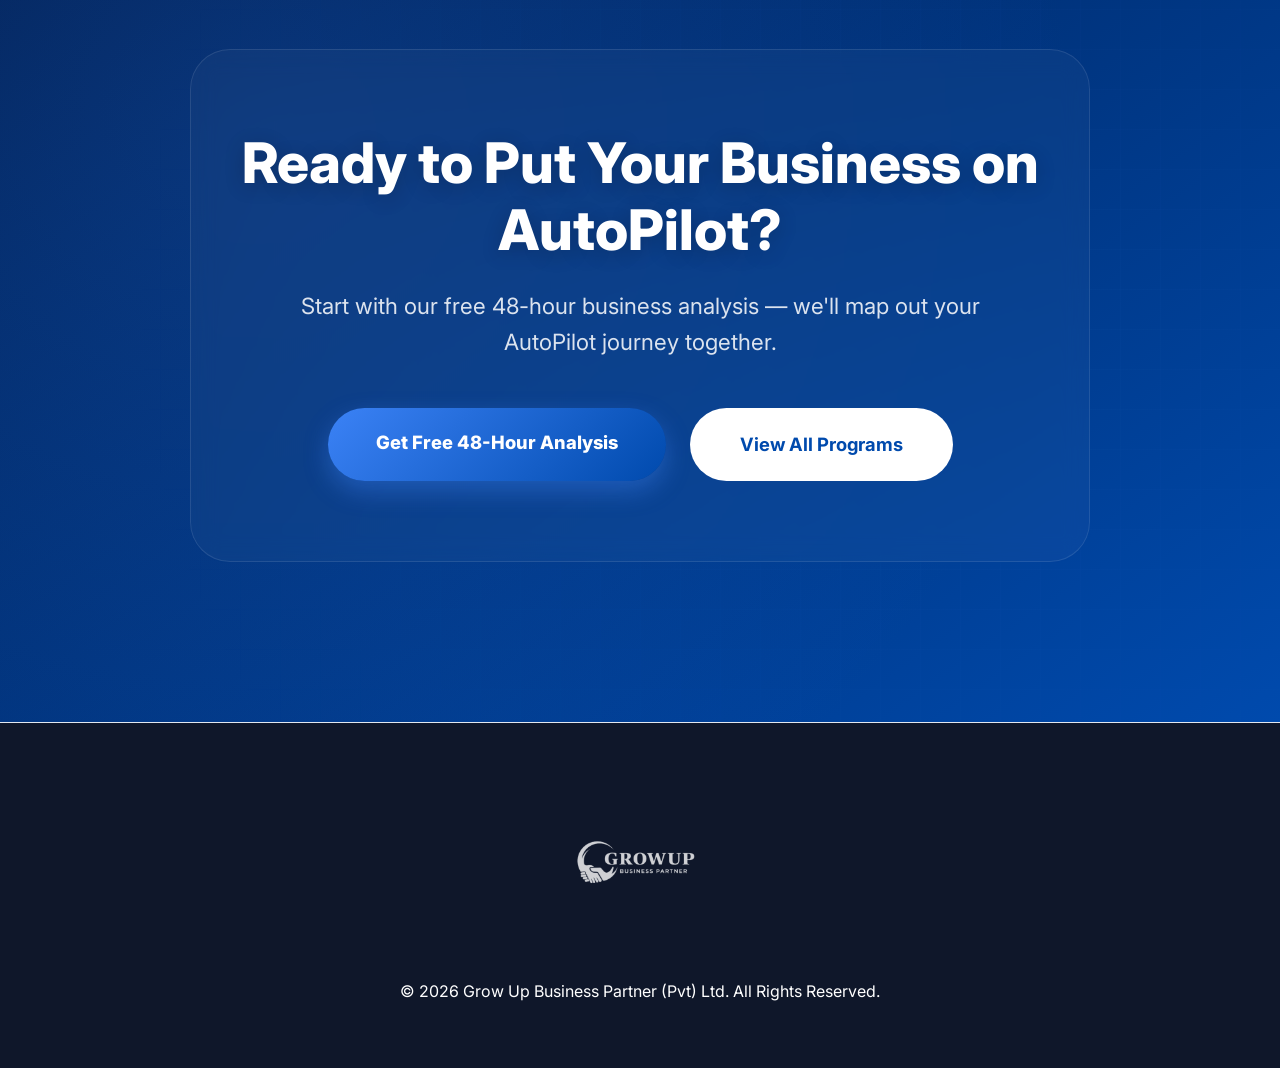
<file: autopilot.html>
<!DOCTYPE html>
<html lang="en">
<head>
    <meta charset="UTF-8">
    <meta name="viewport" content="width=device-width, initial-scale=1.0">
    <title>AutoPilot Business Mode - Grow Up Partner</title>
    <meta name="description" content="Discover GrowUp Partner's AutoPilot Business Mode — build systems so your business runs without constant owner involvement.">
    <link href="https://fonts.googleapis.com/css2?family=Inter:wght@300;400;500;600;700;800&display=swap" rel="stylesheet">
    <link rel="stylesheet" href="style.css">
</head>
<body class="autopilot-page nav-on-dark">

    <nav class="navbar nav-on-dark">
        <a href="index.html" class="logo">
            <img src="images/Growup_logo.png" alt="Grow Up Partner Logo" class="logo-img">
        </a>
        <ul class="nav-links">
            <li><a href="index.html" data-i18n="nav_home">Home</a></li>
            <li><a href="about.html" data-i18n="nav_about">About</a></li>
            <li><a href="programs.html" class="highlight-link" data-i18n="nav_programs">Programs</a></li>
            <li><a href="services.html" data-i18n="nav_services">Services</a></li>
            <li><a href="autopilot.html" class="active-link" data-i18n="nav_autopilot">AutoPilot</a></li>
            <li><a href="execution.html" data-i18n="nav_execution">Execution</a></li>
            <li><a href="case-studies.html" data-i18n="nav_cases">Case Studies</a></li>
            <li><a href="contact.html" data-i18n="nav_contact">Contact</a></li>
        </ul>
        <div class="nav-right">
            <button id="lang-toggle" class="lang-btn"><span class="active">EN</span> / <span>TA</span></button>
            <button class="menu-toggle" id="menu-toggle" aria-label="Open menu"><span></span><span></span><span></span></button>
        </div>
    </nav>
    
    <!-- Mobile Menu Drawer -->
    <div class="mobile-menu" id="mobile-menu">
        <ul class="mobile-nav-links">
            <li><a href="index.html" data-i18n="nav_home">Home</a></li>
            <li><a href="about.html" data-i18n="nav_about">About</a></li>
            <li><a href="programs.html" data-i18n="nav_programs">Programs</a></li>
            <li><a href="services.html" data-i18n="nav_services">Services</a></li>
            <li><a href="autopilot.html" data-i18n="nav_autopilot">AutoPilot</a></li>
            <li><a href="execution.html" data-i18n="nav_execution">Execution</a></li>
            <li><a href="case-studies.html" data-i18n="nav_cases">Case Studies</a></li>
            <li><a href="contact.html" class="mobile-highlight" data-i18n="nav_contact">Contact</a></li>
        </ul>
    </div>

    <!-- 3D AutoPilot Hero Section -->
    <header class="programs-hero">
        <div class="programs-mesh-bg"></div>
        <div class="digital-grid-overlay"></div>
        <div class="programs-hero-container">
            <div class="programs-hero-grid">
                <div class="programs-hero-content reveal-smooth">
                    <h1 class="text-white mb-3" data-i18n="ap_header_title">AutoPilot Business Mode</h1>
                    <div class="accent-line bg-gold mb-4 stagger-2"></div>
                    <p class="subtitle text-light mb-4 stagger-3" data-i18n="ap_header_desc">Build systems so your business runs consistently — even when you're not there.</p>
                    <div class="hero-actions stagger-4">
                        <a href="#pillars" class="cta-btn primary-btn" data-i18n="ap_pill_btn">Explore the Pillars</a>
                        <a href="contact.html" class="cta-btn outline-btn-white" data-i18n="hero_cta2">Talk To Us</a>
                    </div>
                </div>
                
                <div class="autopilot-visual-3d-scene reveal-smooth stagger-2">
                    <div class="autopilot-bot-stage" id="autopilot-3d-stage" style="margin-left: 2rem;">
                        <!-- 3D Robot built in CSS -->
                        <div class="bot-platform">
                            <div class="platform-glow"></div>
                        </div>
                        <div class="autopilot-bot" id="main-bot">
                            <div class="bot-head">
                                <div class="bot-visor"></div>
                                <div class="bot-ears"></div>
                            </div>
                            <div class="bot-body">
                                <div class="bot-core"></div>
                                <div class="bot-lines"></div>
                            </div>
                            <div class="bot-arm left"></div>
                            <div class="bot-arm right"></div>
                            <div class="bot-floating-bits">
                                <span class="bit"></span>
                                <span class="bit"></span>
                                <span class="bit"></span>
                            </div>
                        </div>
                    </div>
                </div>
            </div>
        </div>
    </header>

    <!-- What is AutoPilot -->
    <section class="service-row-3d mt-5">
        <div class="container-1200">
            <div class="service-row-3d-grid">
                <div class="service-content-block reveal-fold">
                    <div class="program-badge-modern mb-3 stagger-1" data-i18n="ap_badge_success">DEFINING SUCCESS</div>
                    <h2 class="text-primary stagger-2" data-i18n="ap_what_title">What is AutoPilot Mode?</h2>
                    <div class="service-card-glass-premium mt-5 stagger-3">
                        <p class="lead-text mb-3" data-i18n="ap_what_desc1">AutoPilot Mode is the state where your business runs smoothly and predictably — without requiring your constant presence or intervention.</p>
                        <p class="mb-4" data-i18n="ap_what_desc2">It is achieved when your SOPs, KPI systems, and execution processes work together seamlessly, and your team knows exactly what to do at every step.</p>
                        <div class="program-outcome-box">
                            <p><strong data-i18n="ap_what_think_strong">Think of it as:</strong> <span data-i18n="ap_what_think_desc">Your business operating like a well-oiled machine — with or without you physically present.</span></p>
                        </div>
                    </div>
                </div>
                <div class="service-visual-3d-scene reveal-fold">
                    <div class="tilt-card shadow-lg">
                        <img src="images/AutoPilot Concept.jpeg" alt="AutoPilot Concept" class="tilt-img">
                    </div>
                </div>
            </div>
        </div>
    </section>

    <!-- Signs You Need It (Zig-Zag) -->
    <section class="service-row-3d bg-light">
        <div class="container-1200">
            <div class="service-row-3d-grid">
                <div class="service-visual-3d-scene reveal-fold">
                    <div class="tilt-card shadow-lg">
                        <img src="images/Business Signs.jpeg" alt="Business Signs" class="tilt-img">
                    </div>
                </div>
                <div class="service-content-block reveal-fold">
                    <div class="program-badge-modern mb-3 stagger-1" style="background: rgba(239, 68, 68, 0.1); color: #ef4444;" data-i18n="ap_badge_warning">WARNING SIGNS</div>
                    <h2 class="text-primary mb-4 stagger-2" data-i18n="ap_signs_title">Signs Your Business Needs AutoPilot:</h2>
                    <div class="service-card-glass-premium mt-5 stagger-3">
                        <ul class="check-list">
                            <li><i class="check-icon" style="color:#ef4444">✕</i><span data-i18n="ap_signs_1">You work 60+ hours a week in your business</span></li>
                            <li><i class="check-icon" style="color:#ef4444">✕</i><span data-i18n="ap_signs_2">Business slows or stops when you take a day off</span></li>
                            <li><i class="check-icon" style="color:#ef4444">✕</i><span data-i18n="ap_signs_3">Staff don't know what to do without your directions</span></li>
                            <li><i class="check-icon" style="color:#ef4444">✕</i><span data-i18n="ap_signs_4">No consistent lead flow or follow-up system</span></li>
                            <li><i class="check-icon" style="color:#ef4444">✕</i><span data-i18n="ap_signs_5">Revenue is unpredictable month to month</span></li>
                            <li><i class="check-icon" style="color:#ef4444">✕</i><span data-i18n="ap_signs_6">Scaling feels impossible without hiring more of yourself</span></li>
                        </ul>
                    </div>
                </div>
            </div>
        </div>
    </section>

    <!-- 3 Pillars -->
    <section class="content-section" id="pillars">
        <div class="container-1200">
            <div class="section-header reveal-smooth">
                <h2 class="text-primary stagger-1" data-i18n="ap_pillars_title">The AutoPilot System: 3 Pillars</h2>
                <p class="section-subtitle stagger-2" data-i18n="ap_pillars_desc">AutoPilot Mode is built on three integrated systems working in sync.</p>
                <div class="accent-line stagger-3"></div>
            </div>
            <div class="grid-3 mt-5">
                <!-- Pillar 1: SOP System -->
                <div class="pillar-card-premium reveal-fold stagger-1">
                    <div class="pillar-image-stage">
                        <div class="tilt-card shadow-lg">
                            <img src="images/SOP System.jpeg" alt="SOP System" class="tilt-img">
                        </div>
                    </div>
                    <div class="pillar-content-card">
                        <h3 class="text-primary" data-i18n="ap_pil1_title">SOP System</h3>
                        <p data-i18n="ap_pil1_desc">Clear, documented Standard Operating Procedures for every business function — from customer handling to staff reporting. Your team follows the playbook, not guesswork.</p>
                        <ul class="check-list mt-3">
                            <li><i class="check-icon">✓</i><span data-i18n="ap_pil1_1">Sales SOP</span></li>
                            <li><i class="check-icon">✓</i><span data-i18n="ap_pil1_2">Customer handling SOP</span></li>
                            <li><i class="check-icon">✓</i><span data-i18n="ap_pil1_3">Reporting SOP</span></li>
                        </ul>
                    </div>
                </div>

                <!-- Pillar 2: KPI Dashboard -->
                <div class="pillar-card-premium reveal-fold stagger-2">
                    <div class="pillar-image-stage">
                        <div class="tilt-card shadow-lg">
                            <img src="images/KPI Dashboard.jpeg" alt="KPI Dashboard" class="tilt-img">
                        </div>
                    </div>
                    <div class="pillar-content-card">
                        <h3 class="text-primary" data-i18n="ap_pil2_title">KPI Dashboard</h3>
                        <p data-i18n="ap_pil2_desc">Real-time performance tracking across marketing, sales, and operations. You see exactly what's working and where to improve — at a single glance.</p>
                        <ul class="check-list mt-3">
                            <li><i class="check-icon">✓</i><span data-i18n="ap_pil2_1">Sales & revenue tracking</span></li>
                            <li><i class="check-icon">✓</i><span data-i18n="ap_pil2_2">Marketing performance metrics</span></li>
                            <li><i class="check-icon">✓</i><span data-i18n="ap_pil2_3">Staff performance indicators</span></li>
                        </ul>
                    </div>
                </div>

                <!-- Pillar 3: Execution Engine -->
                <div class="pillar-card-premium reveal-fold stagger-3">
                    <div class="pillar-image-stage">
                        <div class="tilt-card shadow-lg">
                            <img src="images/Execution Engine.jpeg" alt="Execution Engine" class="tilt-img">
                        </div>
                    </div>
                    <div class="pillar-content-card">
                        <h3 class="text-primary" data-i18n="ap_pil3_title">Execution Engine</h3>
                        <p data-i18n="ap_pil3_desc">Marketing, content, ads, and lead handling running on pre-built, repeatable systems. Consistent execution without daily owner involvement.</p>
                        <ul class="check-list mt-3">
                            <li><i class="check-icon">✓</i><span data-i18n="ap_pil3_1">Automated lead flow</span></li>
                            <li><i class="check-icon">✓</i><span data-i18n="ap_pil3_2">Content delivery schedule</span></li>
                            <li><i class="check-icon">✓</i><span data-i18n="ap_pil3_3">Campaign management system</span></li>
                        </ul>
                    </div>
                </div>
            </div>
        </div>
    </section>

    <!-- Benefits -->
    <section class="content-section bg-dark overflow-hidden">
        <div class="digital-grid-overlay"></div>
        <div class="container-1200">
            <div class="section-header reveal-smooth">
                <h2 class="text-white stagger-1" data-i18n="ap_bene_title">Benefits of AutoPilot Mode</h2>
                <div class="accent-line stagger-2"></div>
            </div>
            <div class="grid-3 mt-5">
                <div class="program-card-glass reveal-smooth">
                    <div class="modern-svg-icon icon-light">
                        <svg viewBox="0 0 24 24" stroke="currentColor" fill="none">
                            <circle cx="12" cy="12" r="10"></circle>
                            <polyline points="12 6 12 12 16 14"></polyline>
                            <path d="M16 2.113a10.001 10.001 0 0 1 5.887 5.887"></path>
                        </svg>
                    </div>
                    <h3 class="text-white" data-i18n="ap_bene1_title">Reduced Owner Dependency</h3>
                    <p class="text-light" data-i18n="ap_bene1_desc">Your business no longer revolves around you. Staff are trained, systems are running, decisions are tracked — independently.</p>
                </div>
                <div class="program-card-glass reveal-smooth">
                    <div class="modern-svg-icon icon-light">
                        <svg viewBox="0 0 24 24" stroke="currentColor" fill="none">
                            <rect x="2" y="14" width="20" height="8" rx="2"></rect>
                            <rect x="4" y="8" width="16" height="6" rx="2"></rect>
                            <rect x="7" y="2" width="10" height="6" rx="2"></rect>
                        </svg>
                    </div>
                    <h3 class="text-white" data-i18n="ap_bene2_title">Scalable Operations</h3>
                    <p class="text-light" data-i18n="ap_bene2_desc">Add more customers, staff, or locations — without starting from scratch. Your systems scale seamlessly with growth.</p>
                </div>
                <div class="program-card-glass reveal-smooth">
                    <div class="modern-svg-icon icon-light">
                        <svg viewBox="0 0 24 24" stroke="currentColor" fill="none">
                            <polyline points="23 6 13.5 15.5 8.5 10.5 1 18"></polyline>
                            <polyline points="17 6 23 6 23 12"></polyline>
                        </svg>
                    </div>
                    <h3 class="text-white" data-i18n="ap_bene3_title">Consistent Growth</h3>
                    <p class="text-light" data-i18n="ap_bene3_desc">No more peaks and valleys. AutoPilot Mode creates predictable, consistent revenue and customer flow every single month.</p>
                </div>
            </div>
        </div>
    </section>

    <!-- Who is it for -->
    <section class="content-section">
        <div class="container-1200">
            <div class="section-header reveal-smooth">
                <h2 class="text-primary stagger-1" data-i18n="ap_who_title">Who is AutoPilot Mode For?</h2>
                <div class="accent-line stagger-2"></div>
            </div>
            <div class="grid-4 mt-5">
                <div class="service-box reveal-smooth">
                    <div class="modern-svg-icon icon-blue">
                        <svg viewBox="0 0 24 24" stroke="currentColor" fill="none">
                            <path d="M12 2L2 7l10 5 10-5-10-5zM2 17l10 5 10-5M2 12l10 5 10-5"></path>
                        </svg>
                    </div>
                    <h4 class="text-primary" data-i18n="ap_who1_title">Overworked Owners</h4>
                    <p class="small-text" data-i18n="ap_who1_desc">Wants to reclaim their time while maintaining — or growing — revenue.</p>
                </div>
                <div class="service-box reveal-smooth">
                    <div class="modern-svg-icon icon-blue">
                        <svg viewBox="0 0 24 24" stroke="currentColor" fill="none">
                            <path d="M17 21v-2a4 4 0 0 0-4-4H5a4 4 0 0 0-4 4v2"></path>
                            <circle cx="9" cy="7" r="4"></circle>
                            <path d="M23 21v-2a4 4 0 0 0-3-3.87"></path>
                            <path d="M16 3.13a4 4 0 0 1 0 7.75"></path>
                        </svg>
                    </div>
                    <h4 class="text-primary" data-i18n="ap_who2_title">Growing Companies</h4>
                    <p class="small-text" data-i18n="ap_who2_desc">With 5+ staff who need consistent systems as the team expands.</p>
                </div>
                <div class="service-box reveal-smooth">
                    <div class="modern-svg-icon icon-blue">
                        <svg viewBox="0 0 24 24" stroke="currentColor" fill="none">
                            <circle cx="12" cy="12" r="10"></circle>
                            <circle cx="12" cy="12" r="6"></circle>
                            <circle cx="12" cy="12" r="2"></circle>
                        </svg>
                    </div>
                    <h4 class="text-primary" data-i18n="ap_who3_title">Scale-Ready Leaders</h4>
                    <p class="small-text" data-i18n="ap_who3_desc">Who need the operational infrastructure to grow without chaos.</p>
                </div>
                <div class="service-box reveal-smooth">
                    <div class="modern-svg-icon icon-blue">
                        <svg viewBox="0 0 24 24" stroke="currentColor" fill="none">
                            <path d="M12 22C17.5228 22 22 17.5228 22 12C22 6.47715 17.5228 2 12 2C6.47715 2 2 6.47715 2 12C2 17.5228 6.47715 22 12 22Z"></path>
                            <path d="M12 6V12L16 14"></path>
                        </svg>
                    </div>
                    <h4 class="text-primary" data-i18n="ap_who4_title">Seeking Consistency</h4>
                    <p class="small-text" data-i18n="ap_who4_desc">Experience unpredictable revenue or rely too heavily on a few key people.</p>
                </div>
            </div>
        </div>
    </section>

    <!-- CTA -->
    <section class="final-cta reveal-smooth">
        <div class="digital-grid-overlay opacity-20"></div>
        <div class="cta-container">
            <h2 data-i18n="ap_cta_title">Ready to Put Your Business on AutoPilot?</h2>
            <p data-i18n="ap_cta_desc">Start with our free 48-hour business analysis — we'll map out your AutoPilot journey together.</p>
            <div class="btn-group">
                <a href="contact.html" class="cta-btn-primary" data-i18n="ap_btn_free">Get Free 48-Hour Analysis</a>
                <a href="programs.html" class="cta-btn-outline" data-i18n="ap_btn_prog">View All Programs</a>
            </div>
        </div>
    </section>

    <a href="https://wa.me/94779029696" target="_blank" class="whatsapp-float">
        <img src="images/whatsapp.png" alt="WhatsApp us" class="wa-img">
    </a>
    <footer class="footer bg-dark">
        <img src="images/Growup_logo.png" alt="Grow Up Logo" class="footer-logo">
        <p data-i18n="footer_copy">© 2026 Grow Up Business Partner (Pvt) Ltd. All Rights Reserved.</p>
    </footer>
    <script src="script.js"></script>
</body>
</html>
</file>
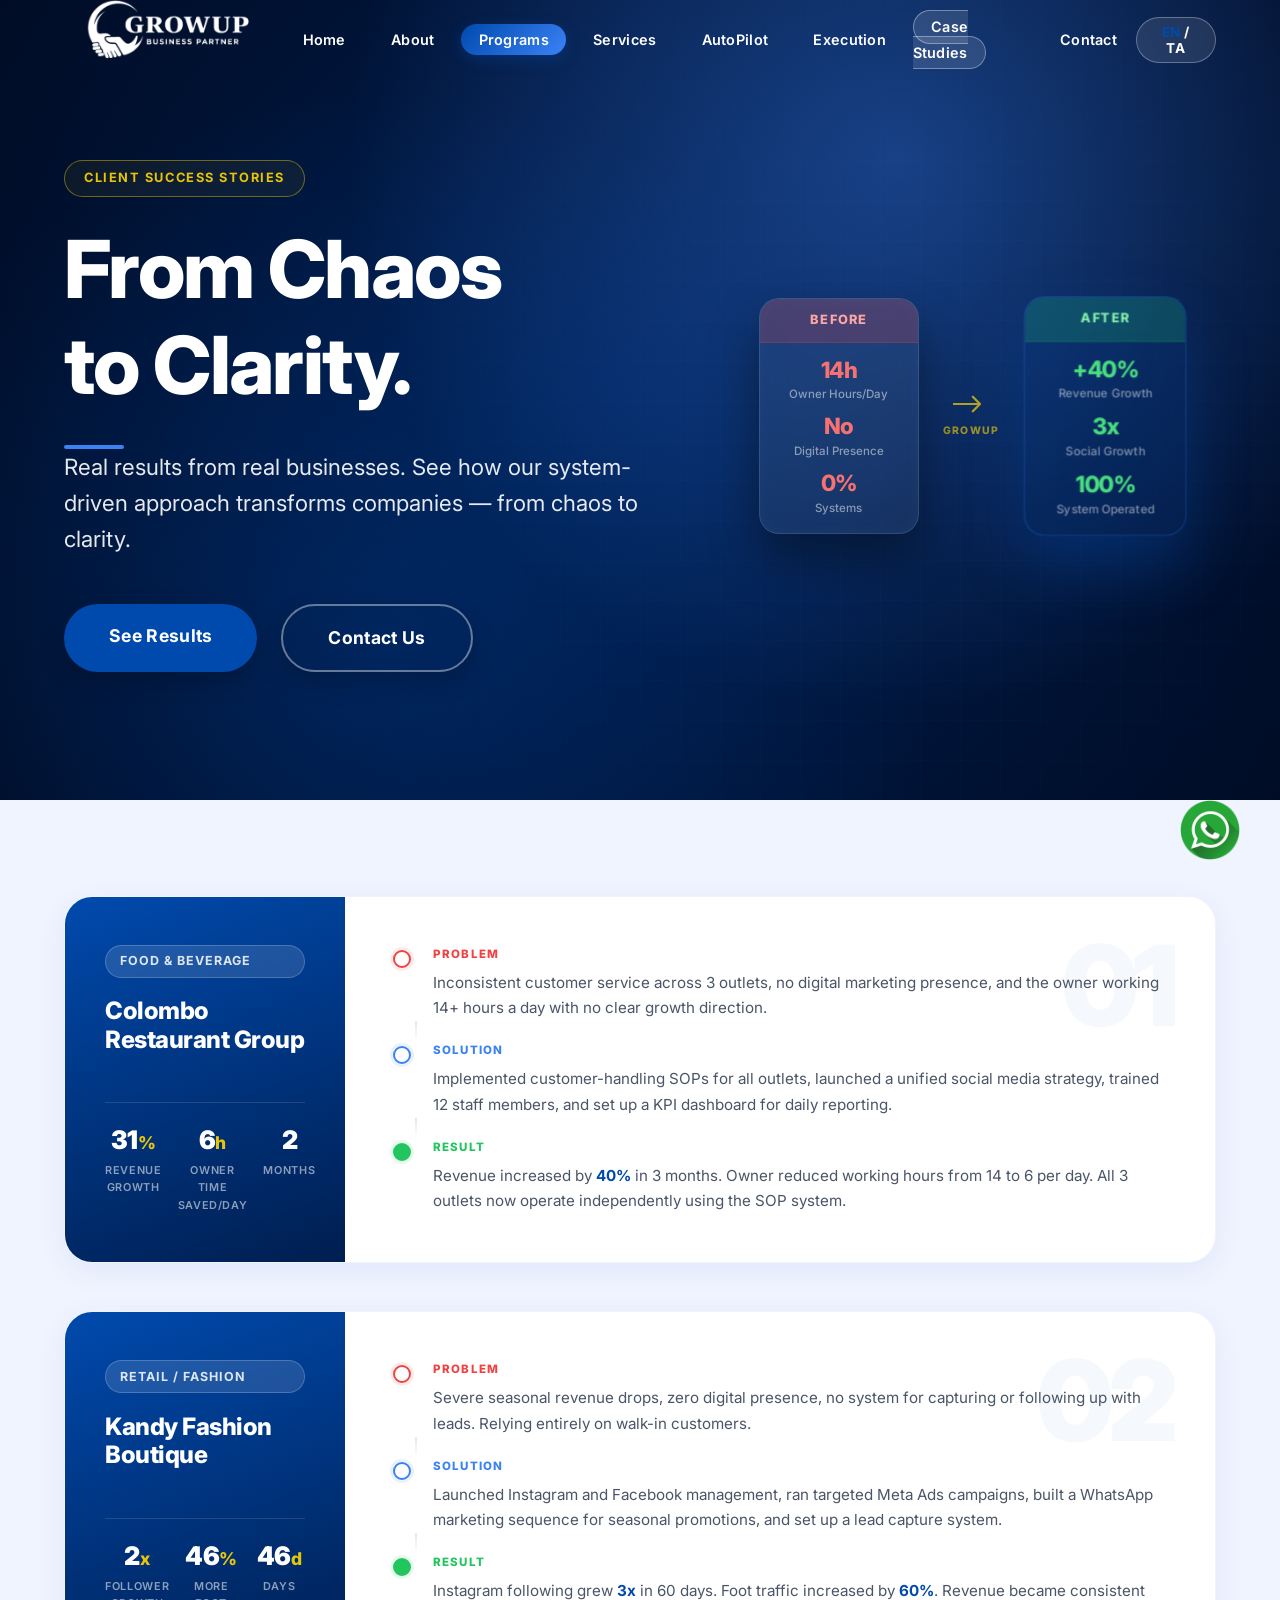
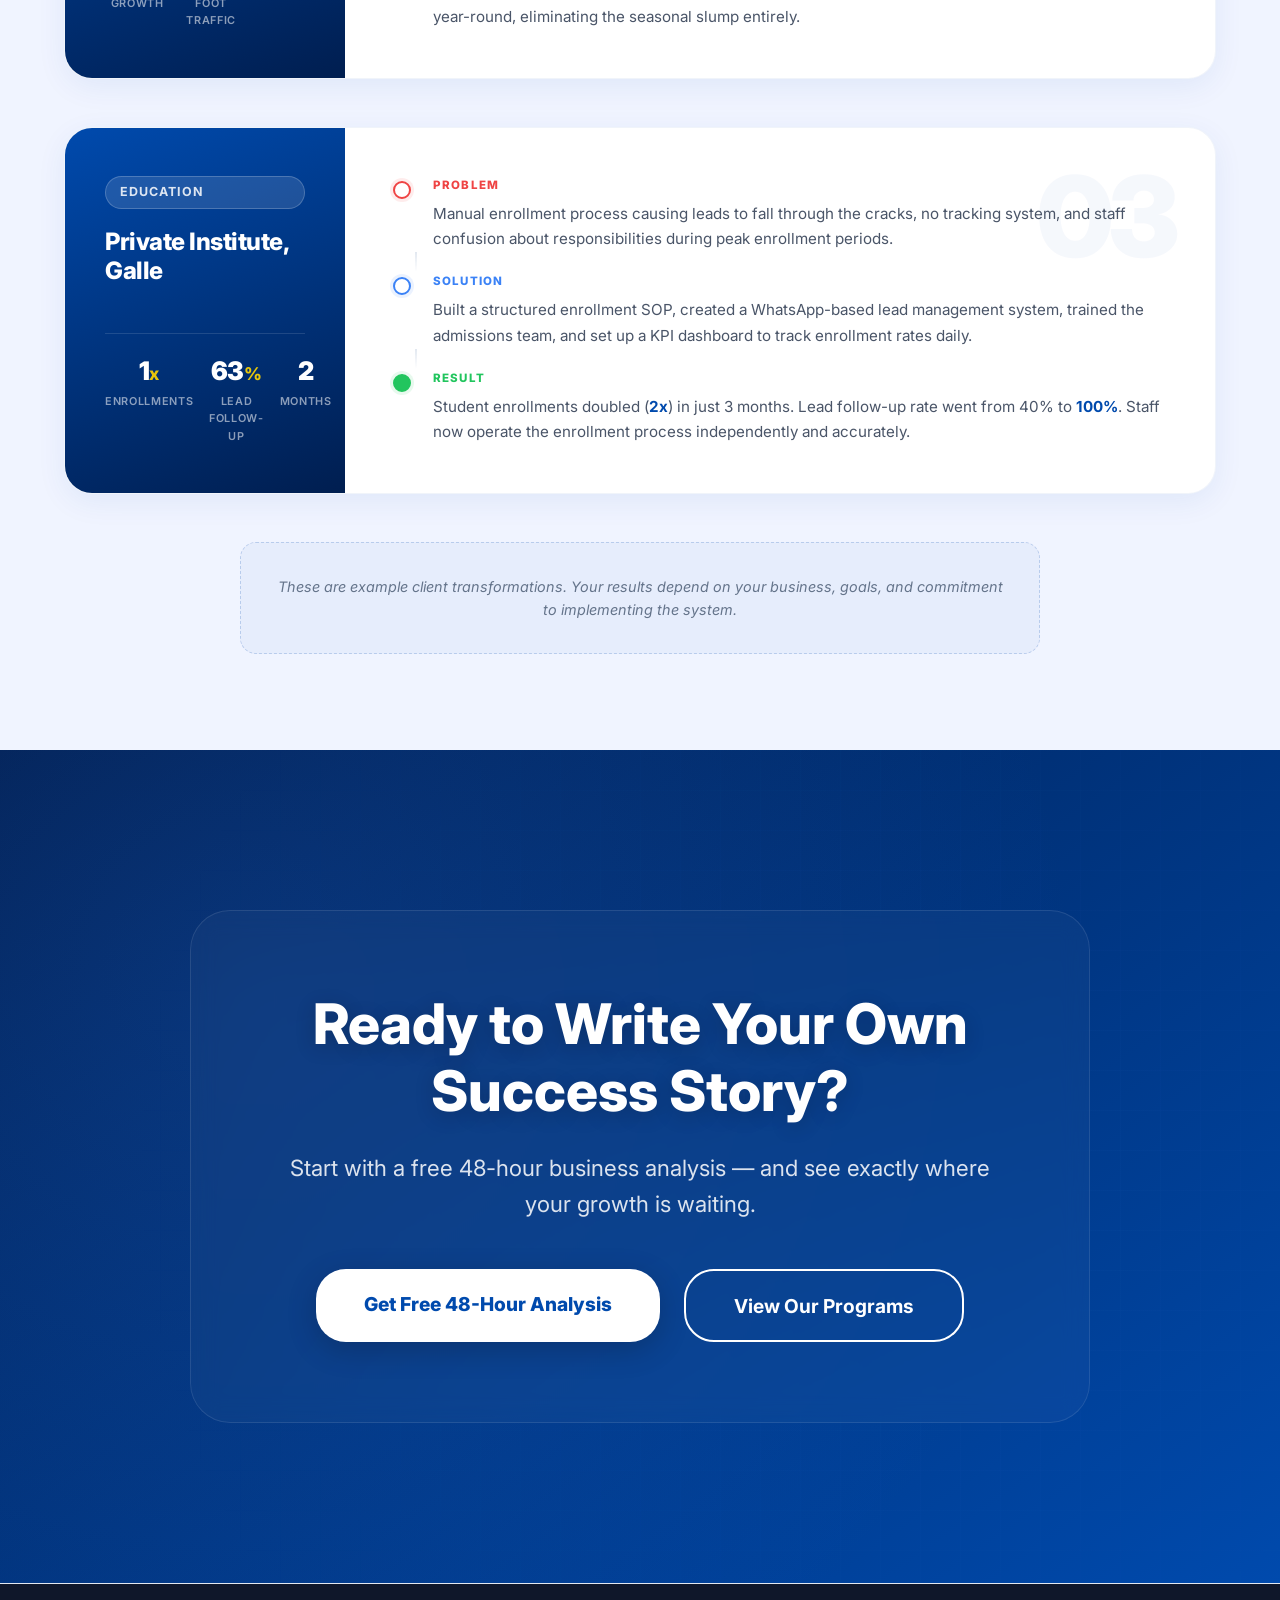
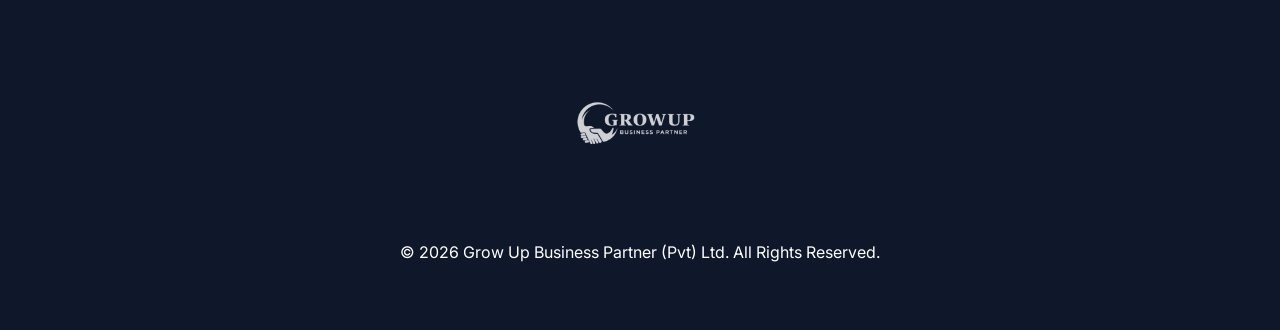
<file: case-studies.html>
<!DOCTYPE html>
<html lang="en">
<head>
    <meta charset="UTF-8">
    <meta name="viewport" content="width=device-width, initial-scale=1.0">
    <title>Client Success Stories - Grow Up Partner</title>
    <meta name="description" content="Real results from real businesses. See how GrowUp Partner's systems have transformed companies across Sri Lanka.">
    <link href="https://fonts.googleapis.com/css2?family=Inter:wght@300;400;500;600;700;800&display=swap" rel="stylesheet">
    <link rel="stylesheet" href="style.css">
</head>
<body class="cases-page nav-on-dark">

    <nav class="navbar nav-on-dark">
        <a href="index.html" class="logo">
            <img src="images/Growup_logo.png" alt="Grow Up Partner Logo" class="logo-img">
        </a>
        <ul class="nav-links">
            <li><a href="index.html" data-i18n="nav_home">Home</a></li>
            <li><a href="about.html" data-i18n="nav_about">About</a></li>
            <li><a href="programs.html" class="highlight-link" data-i18n="nav_programs">Programs</a></li>
            <li><a href="services.html" data-i18n="nav_services">Services</a></li>
            <li><a href="autopilot.html" data-i18n="nav_autopilot">AutoPilot</a></li>
            <li><a href="execution.html" data-i18n="nav_execution">Execution</a></li>
            <li><a href="case-studies.html" class="active-link" data-i18n="nav_cases">Case Studies</a></li>
            <li><a href="contact.html" data-i18n="nav_contact">Contact</a></li>
        </ul>
        <div class="nav-right">
            <button id="lang-toggle" class="lang-btn"><span class="active">EN</span> / <span>TA</span></button>
            <button class="menu-toggle" id="menu-toggle" aria-label="Open menu"><span></span><span></span><span></span></button>
        </div>
    </nav>

    <div class="mobile-menu" id="mobile-menu">
        <ul class="mobile-nav-links">
            <li><a href="index.html" data-i18n="nav_home">Home</a></li>
            <li><a href="about.html" data-i18n="nav_about">About</a></li>
            <li><a href="programs.html" data-i18n="nav_programs">Programs</a></li>
            <li><a href="services.html" data-i18n="nav_services">Services</a></li>
            <li><a href="autopilot.html" data-i18n="nav_autopilot">AutoPilot</a></li>
            <li><a href="execution.html" data-i18n="nav_execution">Execution</a></li>
            <li><a href="case-studies.html" data-i18n="nav_cases">Case Studies</a></li>
            <li><a href="contact.html" class="mobile-highlight" data-i18n="nav_contact">Contact</a></li>
        </ul>
    </div>

    <!-- ─── Hero ─── -->
    <header class="programs-hero cases-hero">
        <div class="programs-mesh-bg"></div>
        <div class="digital-grid-overlay"></div>
        <div class="programs-hero-container">
            <div class="programs-hero-grid">
                <div class="programs-hero-content reveal-smooth">
                    <div class="cases-hero-badge">Client Success Stories</div>
                    <h1 class="text-white mb-3" data-i18n="case_header_title">From Chaos<br>to Clarity.</h1>
                    <div class="accent-line bg-gold mb-4 stagger-2"></div>
                    <p class="subtitle text-light mb-4 stagger-3" data-i18n="case_header_desc">Real results from real businesses. See how our system-driven approach transforms companies — from chaos to clarity.</p>
                    <div class="hero-actions stagger-4">
                        <a href="#case-cards" class="cta-btn primary-btn">See Results</a>
                        <a href="contact.html" class="cta-btn outline-btn-white" data-i18n="nav_contact">Contact Us</a>
                    </div>
                </div>

                <!-- 3D Transform Visual -->
                <div class="cases-3d-visual reveal-smooth stagger-2">
                    <div class="transform-scene" id="cases-3d-scene">
                        <!-- Before State -->
                        <div class="transform-card transform-before">
                            <div class="tc-header tc-red">
                                <span>Before</span>
                            </div>
                            <div class="tc-body">
                                <div class="tc-metric bad">
                                    <span class="tc-val">14h</span>
                                    <span class="tc-lbl">Owner Hours/Day</span>
                                </div>
                                <div class="tc-metric bad">
                                    <span class="tc-val">No</span>
                                    <span class="tc-lbl">Digital Presence</span>
                                </div>
                                <div class="tc-metric bad">
                                    <span class="tc-val">0%</span>
                                    <span class="tc-lbl">Systems</span>
                                </div>
                            </div>
                        </div>
                        <!-- Arrow -->
                        <div class="transform-arrow">
                            <svg viewBox="0 0 40 24" fill="none">
                                <path d="M0 12 L30 12 M22 4 L30 12 L22 20" stroke="currentColor" stroke-width="2.5" stroke-linecap="round" stroke-linejoin="round"/>
                            </svg>
                            <span>GrowUp</span>
                        </div>
                        <!-- After State -->
                        <div class="transform-card transform-after">
                            <div class="tc-header tc-green">
                                <span>After</span>
                            </div>
                            <div class="tc-body">
                                <div class="tc-metric good">
                                    <span class="tc-val">+40%</span>
                                    <span class="tc-lbl">Revenue Growth</span>
                                </div>
                                <div class="tc-metric good">
                                    <span class="tc-val">3x</span>
                                    <span class="tc-lbl">Social Growth</span>
                                </div>
                                <div class="tc-metric good">
                                    <span class="tc-val">100%</span>
                                    <span class="tc-lbl">System Operated</span>
                                </div>
                            </div>
                        </div>
                    </div>
                </div>
            </div>
        </div>
    </header>

    <!-- ─── Case Study Cards ─── -->
    <section class="cases-section" id="case-cards">

        <!-- Case 1 -->
        <div class="case-card-modern reveal-fold">
            <div class="case-card-num">01</div>
            <div class="case-card-inner">
                <div class="case-card-left">
                    <div class="case-tag" data-i18n="case1_tag">Food & Beverage</div>
                    <h2 data-i18n="case1_title">Colombo Restaurant Group</h2>
                    <div class="case-stats-row">
                        <div class="case-stat-modern">
                            <span class="csm-val" data-target="40">0</span><span class="csm-unit">%</span>
                            <span class="csm-lbl" data-i18n="case1_stat1">Revenue Growth</span>
                        </div>
                        <div class="case-stat-modern">
                            <span class="csm-val" data-target="8">0</span><span class="csm-unit">h</span>
                            <span class="csm-lbl" data-i18n="case1_stat2">Owner Time Saved/Day</span>
                        </div>
                        <div class="case-stat-modern">
                            <span class="csm-val" data-target="3">0</span><span class="csm-unit"></span>
                            <span class="csm-lbl" data-i18n="case_stat_months">Months</span>
                        </div>
                    </div>
                </div>
                <div class="case-card-right">
                    <div class="case-journey">
                        <div class="cj-step cj-problem">
                            <div class="cj-label" data-i18n="case_lbl_prob">Problem</div>
                            <p data-i18n="case1_prob">Inconsistent customer service across 3 outlets, no digital marketing presence, and the owner working 14+ hours a day with no clear growth direction.</p>
                        </div>
                        <div class="cj-connector"></div>
                        <div class="cj-step cj-solution">
                            <div class="cj-label" data-i18n="case_lbl_sol">Solution</div>
                            <p data-i18n="case1_sol">Implemented customer-handling SOPs for all outlets, launched a unified social media strategy, trained 12 staff members, and set up a KPI dashboard for daily reporting.</p>
                        </div>
                        <div class="cj-connector"></div>
                        <div class="cj-step cj-result">
                            <div class="cj-label" data-i18n="case_lbl_res">Result</div>
                            <p data-i18n="case1_res">Revenue increased by <strong>40%</strong> in 3 months. Owner reduced working hours from 14 to 6 per day. All 3 outlets now operate independently using the SOP system.</p>
                        </div>
                    </div>
                </div>
            </div>
        </div>

        <!-- Case 2 -->
        <div class="case-card-modern reveal-fold">
            <div class="case-card-num">02</div>
            <div class="case-card-inner">
                <div class="case-card-left">
                    <div class="case-tag" data-i18n="case2_tag">Retail / Fashion</div>
                    <h2 data-i18n="case2_title">Kandy Fashion Boutique</h2>
                    <div class="case-stats-row">
                        <div class="case-stat-modern">
                            <span class="csm-val" data-target="3">0</span><span class="csm-unit">x</span>
                            <span class="csm-lbl" data-i18n="case2_stat1">Follower Growth</span>
                        </div>
                        <div class="case-stat-modern">
                            <span class="csm-val" data-target="60">0</span><span class="csm-unit">%</span>
                            <span class="csm-lbl" data-i18n="case2_stat2">More Foot Traffic</span>
                        </div>
                        <div class="case-stat-modern">
                            <span class="csm-val" data-target="60">0</span><span class="csm-unit">d</span>
                            <span class="csm-lbl" data-i18n="case2_stat3">Days</span>
                        </div>
                    </div>
                </div>
                <div class="case-card-right">
                    <div class="case-journey">
                        <div class="cj-step cj-problem">
                            <div class="cj-label" data-i18n="case_lbl_prob2">Problem</div>
                            <p data-i18n="case2_prob">Severe seasonal revenue drops, zero digital presence, no system for capturing or following up with leads. Relying entirely on walk-in customers.</p>
                        </div>
                        <div class="cj-connector"></div>
                        <div class="cj-step cj-solution">
                            <div class="cj-label" data-i18n="case_lbl_sol2">Solution</div>
                            <p data-i18n="case2_sol">Launched Instagram and Facebook management, ran targeted Meta Ads campaigns, built a WhatsApp marketing sequence for seasonal promotions, and set up a lead capture system.</p>
                        </div>
                        <div class="cj-connector"></div>
                        <div class="cj-step cj-result">
                            <div class="cj-label" data-i18n="case_lbl_res2">Result</div>
                            <p data-i18n="case2_res">Instagram following grew <strong>3x</strong> in 60 days. Foot traffic increased by <strong>60%</strong>. Revenue became consistent year-round, eliminating the seasonal slump entirely.</p>
                        </div>
                    </div>
                </div>
            </div>
        </div>

        <!-- Case 3 -->
        <div class="case-card-modern reveal-fold">
            <div class="case-card-num">03</div>
            <div class="case-card-inner">
                <div class="case-card-left">
                    <div class="case-tag" data-i18n="case3_tag">Education</div>
                    <h2 data-i18n="case3_title">Private Institute, Galle</h2>
                    <div class="case-stats-row">
                        <div class="case-stat-modern">
                            <span class="csm-val" data-target="2">0</span><span class="csm-unit">x</span>
                            <span class="csm-lbl" data-i18n="case3_stat1">Enrollments</span>
                        </div>
                        <div class="case-stat-modern">
                            <span class="csm-val" data-target="100">0</span><span class="csm-unit">%</span>
                            <span class="csm-lbl" data-i18n="case3_stat2">Lead Follow-up</span>
                        </div>
                        <div class="case-stat-modern">
                            <span class="csm-val" data-target="3">0</span><span class="csm-unit"></span>
                            <span class="csm-lbl" data-i18n="case_stat_months2">Months</span>
                        </div>
                    </div>
                </div>
                <div class="case-card-right">
                    <div class="case-journey">
                        <div class="cj-step cj-problem">
                            <div class="cj-label" data-i18n="case_lbl_prob3">Problem</div>
                            <p data-i18n="case3_prob">Manual enrollment process causing leads to fall through the cracks, no tracking system, and staff confusion about responsibilities during peak enrollment periods.</p>
                        </div>
                        <div class="cj-connector"></div>
                        <div class="cj-step cj-solution">
                            <div class="cj-label" data-i18n="case_lbl_sol3">Solution</div>
                            <p data-i18n="case3_sol">Built a structured enrollment SOP, created a WhatsApp-based lead management system, trained the admissions team, and set up a KPI dashboard to track enrollment rates daily.</p>
                        </div>
                        <div class="cj-connector"></div>
                        <div class="cj-step cj-result">
                            <div class="cj-label" data-i18n="case_lbl_res3">Result</div>
                            <p data-i18n="case3_res">Student enrollments doubled (<strong>2x</strong>) in just 3 months. Lead follow-up rate went from 40% to <strong>100%</strong>. Staff now operate the enrollment process independently and accurately.</p>
                        </div>
                    </div>
                </div>
            </div>
        </div>

        <!-- Disclaimer -->
        <div class="cases-disclaimer reveal-smooth">
            <p data-i18n="case_outcome">These are example client transformations. Your results depend on your business, goals, and commitment to implementing the system.</p>
        </div>

    </section>

    <!-- ─── CTA ─── -->
    <section class="final-cta reveal-smooth">
        <div class="digital-grid-overlay opacity-20"></div>
        <div class="cta-container" style="text-align: center;">
            <h2 data-i18n="case_cta_title">Ready to Write Your Own Success Story?</h2>
            <p data-i18n="case_cta_desc">Start with a free 48-hour business analysis — and see exactly where your growth is waiting.</p>
            <div class="btn-group" style="justify-content:center;">
                <a href="contact.html" class="cta-btn primary-btn large-btn" style="background:#fff;color:var(--primary);" data-i18n="case_btn_free">Get Free 48-Hour Analysis</a>
                <a href="programs.html" class="cta-btn secondary-btn large-btn" style="border-color:#fff;color:#fff;" data-i18n="case_btn_prog">View Our Programs</a>
            </div>
        </div>
    </section>

    <a href="https://wa.me/94779029696" target="_blank" class="whatsapp-float">
        <img src="images/whatsapp.png" alt="WhatsApp us" class="wa-img">
    </a>
    <footer class="footer bg-dark">
        <img src="images/Growup_logo.png" alt="Grow Up Logo" class="footer-logo">
        <p data-i18n="footer_copy">© 2026 Grow Up Business Partner (Pvt) Ltd. All Rights Reserved.</p>
    </footer>
    <script src="script.js"></script>
</body>
</html>
</file>
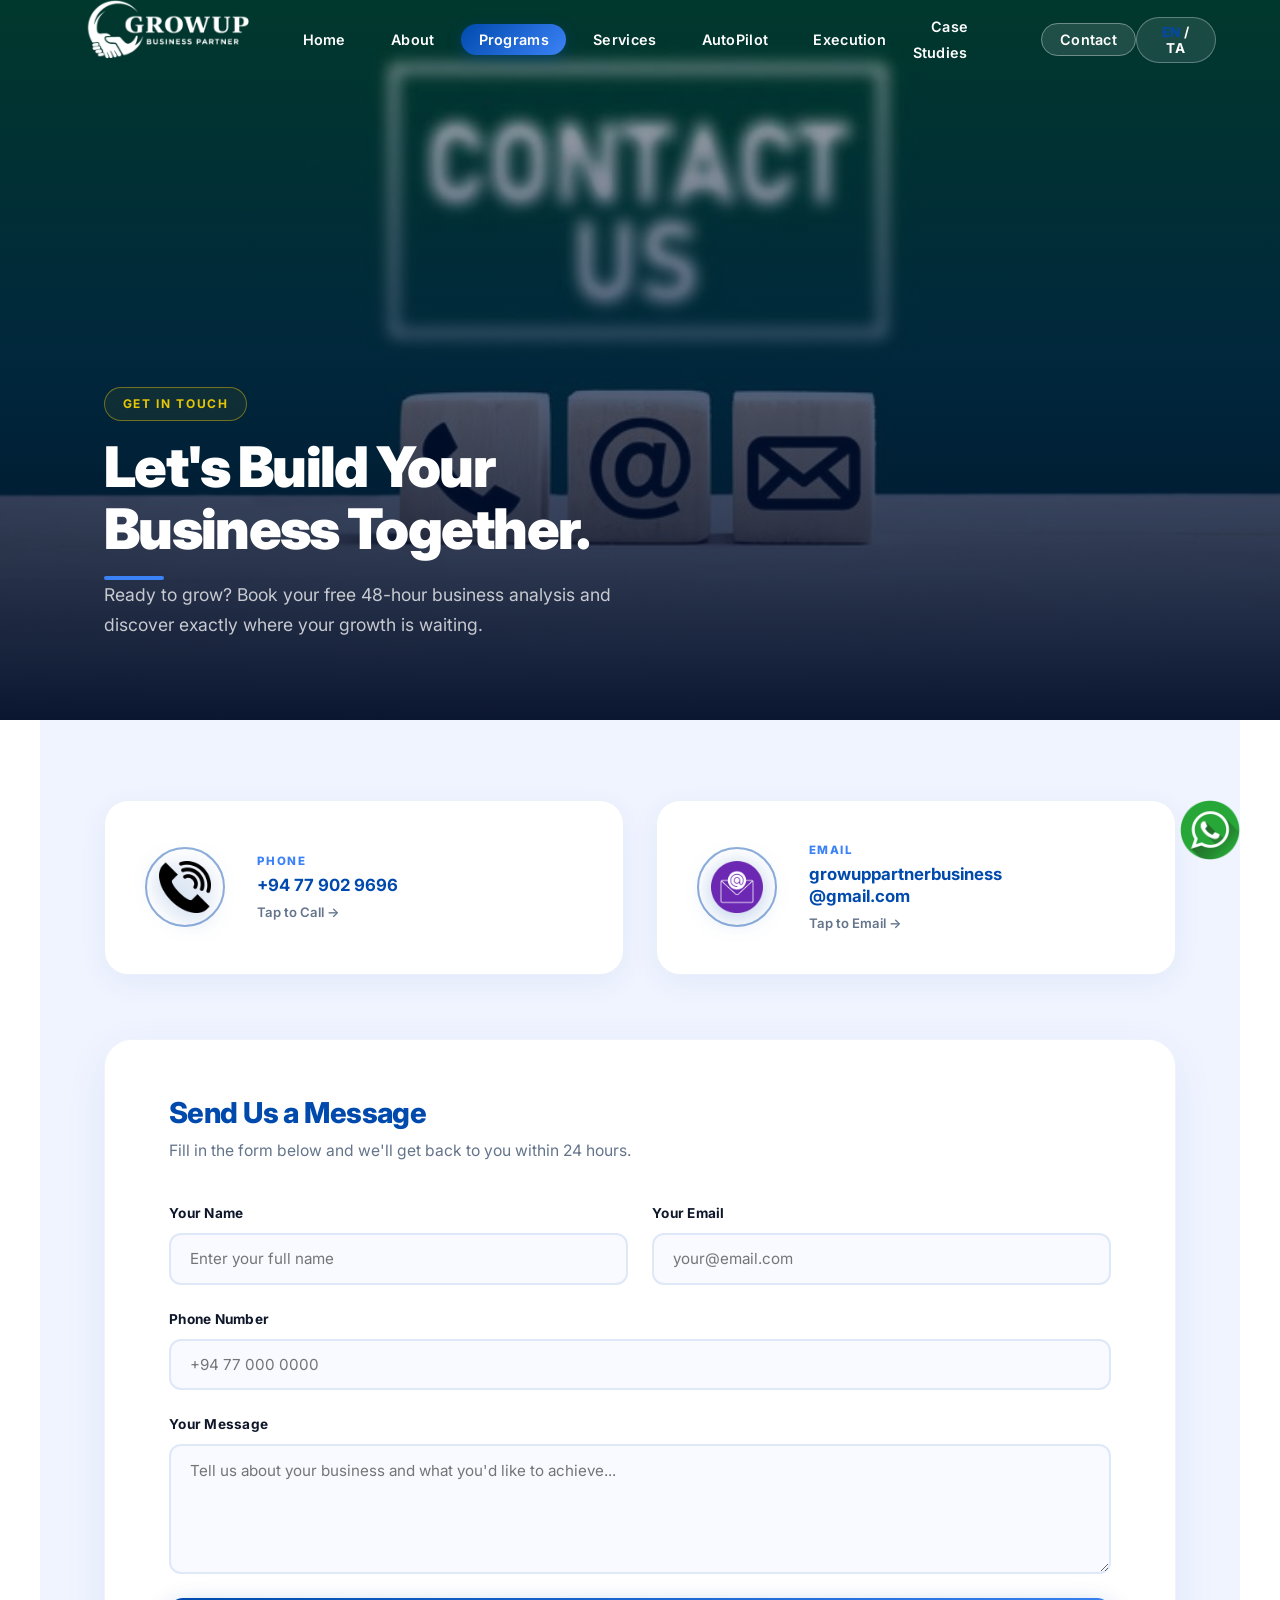
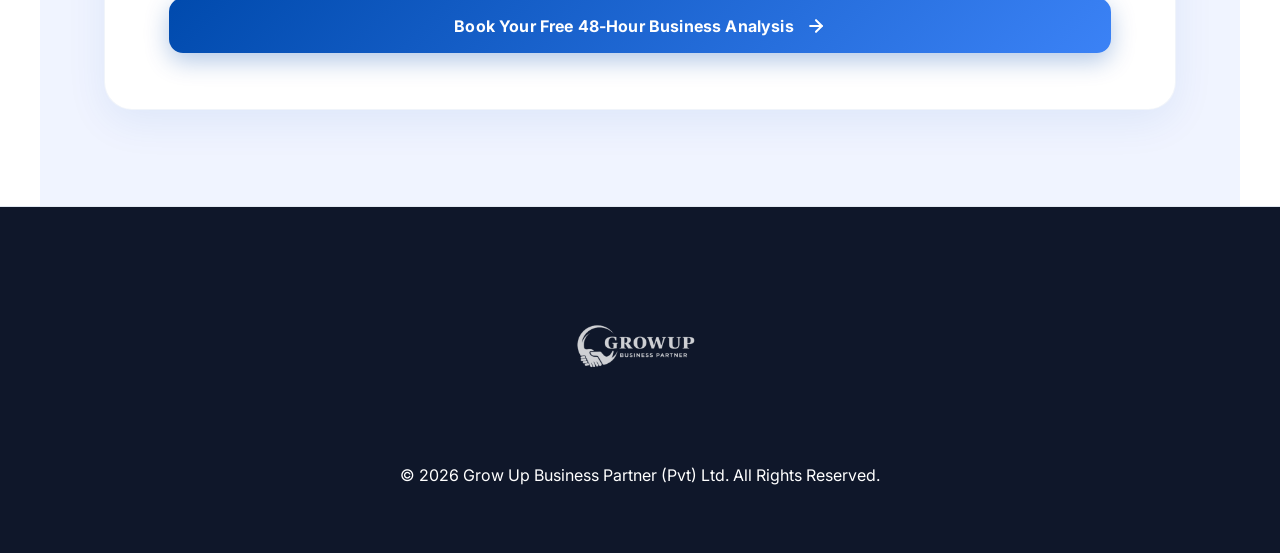
<file: contact.html>
<!DOCTYPE html>
<html lang="en">

<head>
    <meta charset="UTF-8">
    <meta name="viewport" content="width=device-width, initial-scale=1.0">
    <title>Contact Us - Grow Up Partner</title>
    <meta name="description"
        content="Contact Grow Up Partner. Book your free 48-hour business analysis and start your growth journey today.">
    <link href="https://fonts.googleapis.com/css2?family=Inter:wght@300;400;500;600;700;800&display=swap"
        rel="stylesheet">
    <link rel="stylesheet" href="style.css">
</head>

<body class="contact-page nav-on-dark">

    <nav class="navbar nav-on-dark">
        <a href="index.html" class="logo">
            <img src="images/Growup_logo.png" alt="Grow Up Partner Logo" class="logo-img">
        </a>
        <ul class="nav-links">
            <li><a href="index.html" data-i18n="nav_home">Home</a></li>
            <li><a href="about.html" data-i18n="nav_about">About</a></li>
            <li><a href="programs.html" class="highlight-link" data-i18n="nav_programs">Programs</a></li>
            <li><a href="services.html" data-i18n="nav_services">Services</a></li>
            <li><a href="autopilot.html" data-i18n="nav_autopilot">AutoPilot</a></li>
            <li><a href="execution.html" data-i18n="nav_execution">Execution</a></li>
            <li><a href="case-studies.html" data-i18n="nav_cases">Case Studies</a></li>
            <li><a href="contact.html" class="active-link" data-i18n="nav_contact">Contact</a></li>
        </ul>
        <div class="nav-right">
            <button id="lang-toggle" class="lang-btn"><span class="active">EN</span> / <span>TA</span></button>
            <button class="menu-toggle" id="menu-toggle"
                aria-label="Open menu"><span></span><span></span><span></span></button>
        </div>
    </nav>

    <div class="mobile-menu" id="mobile-menu">
        <ul class="mobile-nav-links">
            <li><a href="index.html" data-i18n="nav_home">Home</a></li>
            <li><a href="about.html" data-i18n="nav_about">About</a></li>
            <li><a href="programs.html" data-i18n="nav_programs">Programs</a></li>
            <li><a href="services.html" data-i18n="nav_services">Services</a></li>
            <li><a href="autopilot.html" data-i18n="nav_autopilot">AutoPilot</a></li>
            <li><a href="execution.html" data-i18n="nav_execution">Execution</a></li>
            <li><a href="case-studies.html" data-i18n="nav_cases">Case Studies</a></li>
            <li><a href="contact.html" class="mobile-highlight" data-i18n="nav_contact">Contact</a></li>
        </ul>
    </div>

    <!-- ─── Hero ─── -->
    <header class="contact-hero">
        <div class="contact-hero-image">
            <img src="images/Contact Us.jpeg" alt="Contact Grow Up Partner">
            <div class="contact-hero-overlay"></div>
        </div>
        <div class="contact-hero-content reveal-smooth">
            <div class="contact-hero-badge">Get In Touch</div>
            <h1 class="text-white" data-i18n="contact_title">Let's Build Your<br>Business Together.</h1>
            <div class="accent-line bg-gold mb-4 stagger-2"></div>
            <p class="subtitle text-light stagger-3" data-i18n="contact_desc">Ready to grow? Book your free 48-hour
                business analysis and discover exactly where your growth is waiting.</p>
        </div>
    </header>

    <!-- ─── Contact Section ─── -->
    <section class="contact-main-section">

        <!-- Contact Cards (Phone & Email) -->
        <div class="contact-cards-row reveal-smooth">

            <a href="tel:+94779029696" class="contact-card-modern" id="phone-card">
                <div class="ccm-image-wrap">
                    <img src="images/phone.png" alt="Phone" class="ccm-img">
                    <div class="ccm-pulse-ring"></div>
                    <div class="ccm-pulse-ring ccm-pulse-ring-2"></div>
                </div>
                <div class="ccm-info">
                    <span class="ccm-label" data-i18n="phone_label">Phone</span>
                    <span class="ccm-value">+94 77 902 9696</span>
                    <span class="ccm-action">Tap to Call →</span>
                </div>
            </a>

            <a href="mailto:growuppartnerbusiness@gmail.com?subject=Business%20Growth%20Inquiry%20-%20Grow%20Up%20Partner&body=Hello%20Grow%20Up%20Business%20Partner%20team%2C%0D%0A%0D%0AI%27m%20writing%20to%20inquire%20about%20your%20business%20growth%20services.%0D%0A%0D%0AMy%20Name%3A%20My%20Phone%3A%0D%0A%0D%0AThank%20you."
                class="contact-card-modern" id="email-card">
                <div class="ccm-image-wrap">
                    <img src="images/email.png" alt="Email" class="ccm-img">
                    <div class="ccm-pulse-ring"></div>
                    <div class="ccm-pulse-ring ccm-pulse-ring-2"></div>
                </div>
                <div class="ccm-info">
                    <span class="ccm-label" data-i18n="email_label">Email</span>
                    <span class="ccm-value">growuppartnerbusiness<br>@gmail.com</span>
                    <span class="ccm-action">Tap to Email →</span>
                </div>
            </a>

        </div>

        <!-- Contact Form -->
        <div class="contact-form-section reveal-fold">
            <div class="contact-form-header">
                <h2 data-i18n="reach_out">Send Us a Message</h2>
                <p>Fill in the form below and we'll get back to you within 24 hours.</p>
            </div>
            <form class="contact-form-modern" id="contact-form">
                <div class="form-row">
                    <div class="form-group-modern">
                        <label data-i18n="form_name">Your Name</label>
                        <input type="text" id="cf-name" placeholder="Enter your full name" required>
                    </div>
                    <div class="form-group-modern">
                        <label data-i18n="form_email">Your Email</label>
                        <input type="email" id="cf-email" placeholder="your@email.com" required>
                    </div>
                </div>
                <div class="form-group-modern">
                    <label>Phone Number</label>
                    <input type="tel" id="cf-phone" placeholder="+94 77 000 0000">
                </div>
                <div class="form-group-modern">
                    <label data-i18n="form_message">Your Message</label>
                    <textarea id="cf-message" rows="5"
                        placeholder="Tell us about your business and what you'd like to achieve..." required></textarea>
                </div>
                <button type="submit" class="contact-submit-btn" id="contact-submit">
                    <span data-i18n="form_submit">Book Your Free 48-Hour Business Analysis</span>
                    <svg width="20" height="20" viewBox="0 0 24 24" fill="none" stroke="currentColor" stroke-width="2.5"
                        stroke-linecap="round" stroke-linejoin="round">
                        <line x1="5" y1="12" x2="19" y2="12" />
                        <polyline points="12 5 19 12 12 19" />
                    </svg>
                </button>
            </form>
        </div>

    </section>

    <a href="https://wa.me/94779029696" target="_blank" class="whatsapp-float">
        <img src="images/whatsapp.png" alt="WhatsApp us" class="wa-img">
    </a>

    <footer class="footer bg-dark">
        <img src="images/Growup_logo.png" alt="Grow Up Logo" class="footer-logo">
        <p data-i18n="footer_copy">© 2026 Grow Up Business Partner (Pvt) Ltd. All Rights Reserved.</p>
    </footer>

    <script src="script.js"></script>
</body>

</html>
</file>
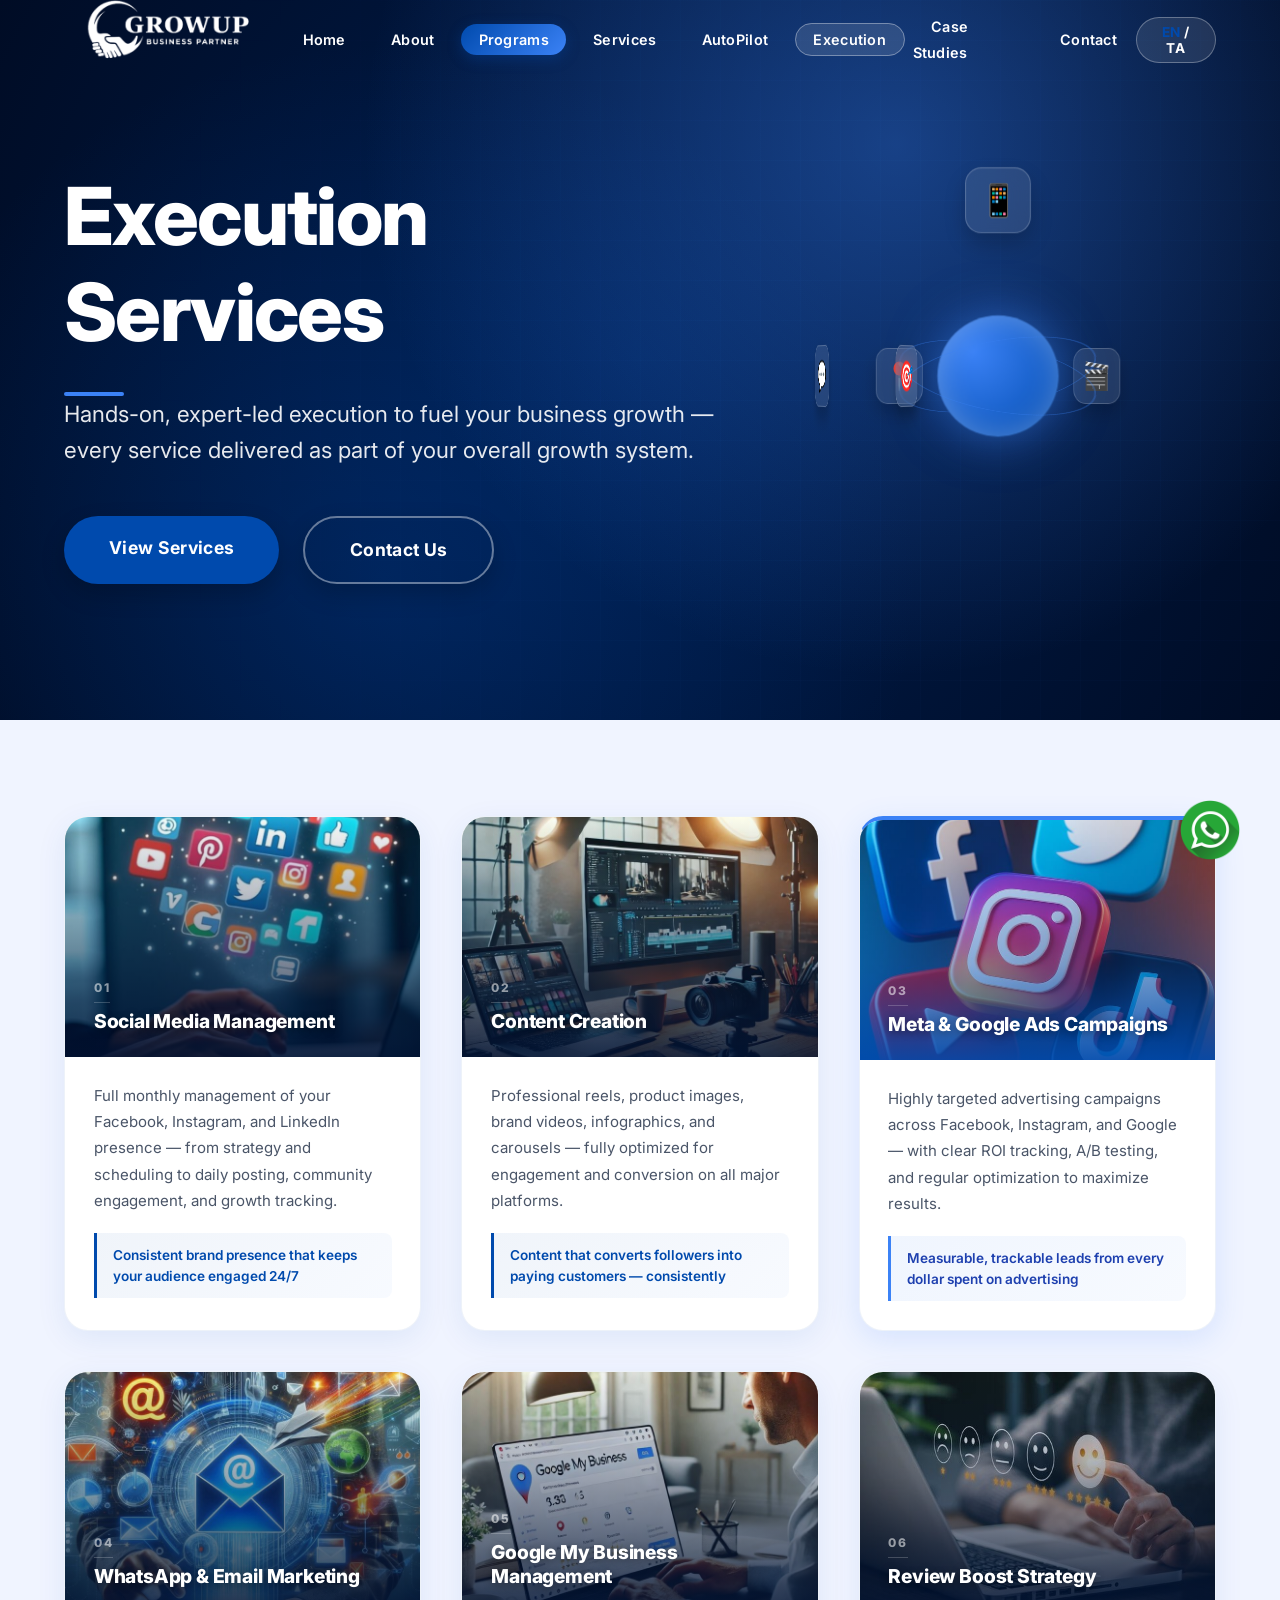
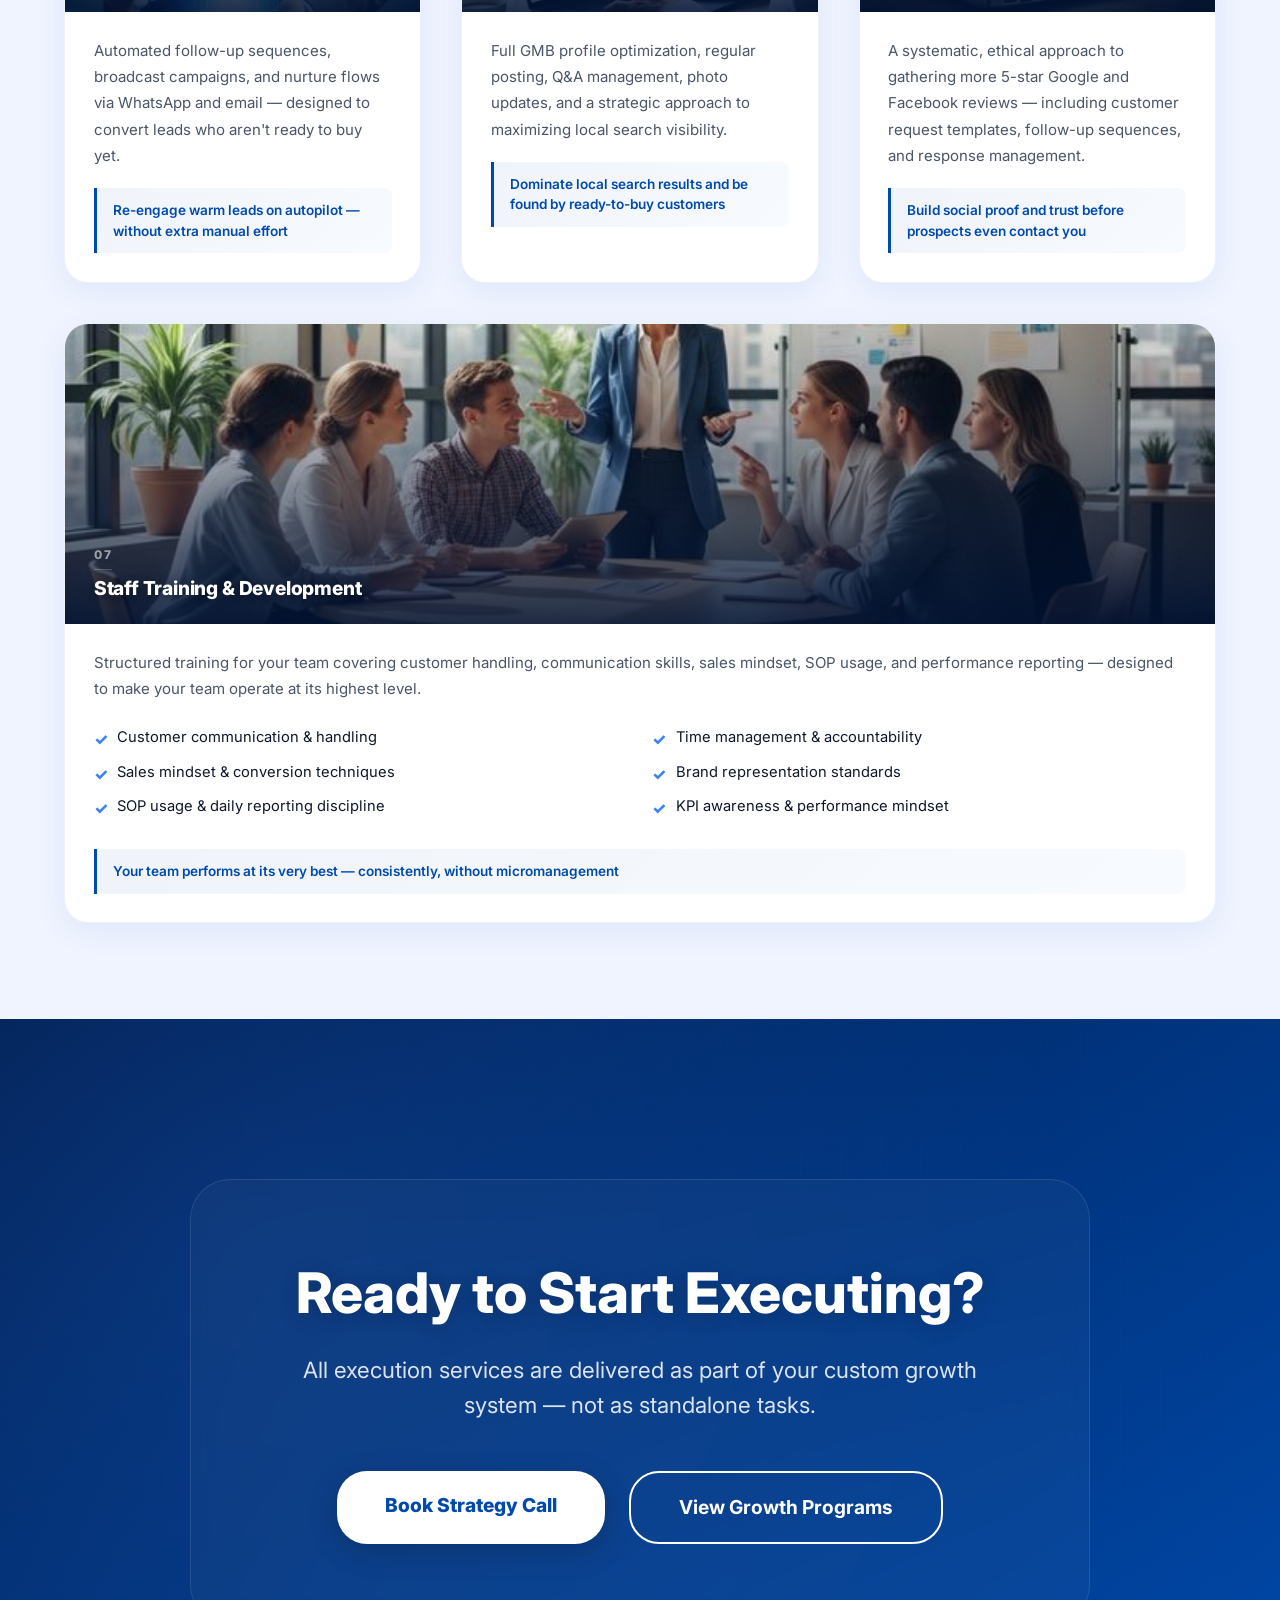
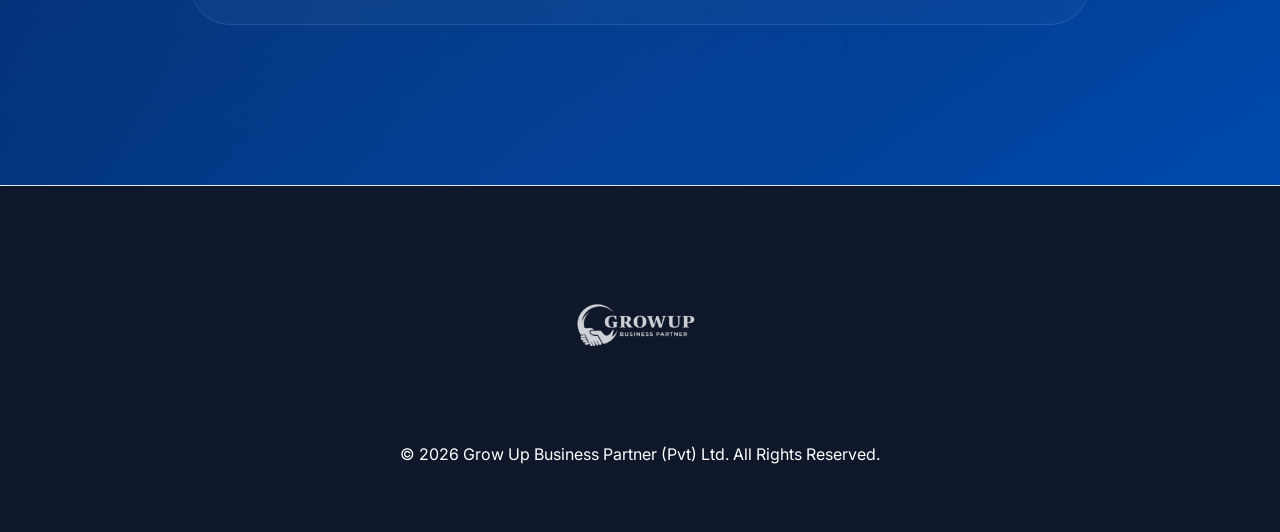
<file: execution.html>
<!DOCTYPE html>
<html lang="en">
<head>
    <meta charset="UTF-8">
    <meta name="viewport" content="width=device-width, initial-scale=1.0">
    <title>Execution Services - Grow Up Partner</title>
    <meta name="description" content="GrowUp Partner's hands-on execution services: Social Media, Content Creation, Ads, WhatsApp Marketing, GMB, Review Boost, and Staff Training.">
    <link href="https://fonts.googleapis.com/css2?family=Inter:wght@300;400;500;600;700;800&display=swap" rel="stylesheet">
    <link rel="stylesheet" href="style.css">
</head>
<body class="execution-page nav-on-dark">

    <nav class="navbar nav-on-dark">
        <a href="index.html" class="logo">
            <img src="images/Growup_logo.png" alt="Grow Up Partner Logo" class="logo-img">
        </a>
        <ul class="nav-links">
            <li><a href="index.html" data-i18n="nav_home">Home</a></li>
            <li><a href="about.html" data-i18n="nav_about">About</a></li>
            <li><a href="programs.html" class="highlight-link" data-i18n="nav_programs">Programs</a></li>
            <li><a href="services.html" data-i18n="nav_services">Services</a></li>
            <li><a href="autopilot.html" data-i18n="nav_autopilot">AutoPilot</a></li>
            <li><a href="execution.html" class="active-link" data-i18n="nav_execution">Execution</a></li>
            <li><a href="case-studies.html" data-i18n="nav_cases">Case Studies</a></li>
            <li><a href="contact.html" data-i18n="nav_contact">Contact</a></li>
        </ul>
        <div class="nav-right">
            <button id="lang-toggle" class="lang-btn"><span class="active">EN</span> / <span>TA</span></button>
            <button class="menu-toggle" id="menu-toggle" aria-label="Open menu"><span></span><span></span><span></span></button>
        </div>
    </nav>

    <div class="mobile-menu" id="mobile-menu">
        <ul class="mobile-nav-links">
            <li><a href="index.html" data-i18n="nav_home">Home</a></li>
            <li><a href="about.html" data-i18n="nav_about">About</a></li>
            <li><a href="programs.html" data-i18n="nav_programs">Programs</a></li>
            <li><a href="services.html" data-i18n="nav_services">Services</a></li>
            <li><a href="autopilot.html" data-i18n="nav_autopilot">AutoPilot</a></li>
            <li><a href="execution.html" data-i18n="nav_execution">Execution</a></li>
            <li><a href="case-studies.html" data-i18n="nav_cases">Case Studies</a></li>
            <li><a href="contact.html" class="mobile-highlight" data-i18n="nav_contact">Contact</a></li>
        </ul>
    </div>

    <header class="programs-hero">
        <div class="programs-mesh-bg"></div>
        <div class="digital-grid-overlay"></div>
        <div class="programs-hero-container">
            <div class="programs-hero-grid">
                <div class="programs-hero-content reveal-smooth">
                    <h1 class="text-white mb-3" data-i18n="exec_header_title">Execution Services</h1>
                    <div class="accent-line bg-gold mb-4 stagger-2"></div>
                    <p class="subtitle text-light mb-4 stagger-3" data-i18n="exec_header_desc">Hands-on, expert-led execution to fuel your business growth — every service delivered as part of your overall growth system.</p>
                    <div class="hero-actions stagger-4">
                        <a href="#services-grid" class="cta-btn primary-btn" data-i18n="nav_services">View Services</a>
                        <a href="contact.html" class="cta-btn outline-btn-white" data-i18n="nav_contact">Contact Us</a>
                    </div>
                </div>
                
                <div class="execution-visual-3d-scene reveal-smooth stagger-2">
                    <div class="execution-system-stage" id="execution-3d-system">
                        <!-- 3D Growth System Engine -->
                        <div class="system-core">
                            <div class="core-sphere"></div>
                            <div class="core-rings">
                                <span class="ring"></span>
                                <span class="ring"></span>
                                <span class="ring"></span>
                            </div>
                        </div>
                        <div class="service-nodes">
                            <div class="node node-1"><div class="node-inner">📱</div></div>
                            <div class="node node-2"><div class="node-inner">🎯</div></div>
                            <div class="node node-3"><div class="node-inner">🎬</div></div>
                            <div class="node node-4"><div class="node-inner">📍</div></div>
                            <div class="node node-5"><div class="node-inner">💬</div></div>
                        </div>
                    </div>
                </div>
            </div>
        </div>
    </header>
    <section class="exec-services-section" id="services-grid">
        <div class="exec-services-grid">

            <div class="exec-card-3d reveal-fold">
                <div class="exec-card-photo">
                    <img src="images/Social Media Management.jpeg" alt="Social Media Management">
                    <div class="exec-card-photo-overlay">
                        <span class="exec-card-num">01</span>
                        <h3 data-i18n="exec_social_title">Social Media Management</h3>
                    </div>
                </div>
                <div class="exec-card-body">
                    <p data-i18n="exec_social_desc">Full monthly management of your Facebook, Instagram, and LinkedIn presence — from strategy and scheduling to daily posting, community engagement, and growth tracking.</p>
                    <div class="exec-benefit-tag">
                        <span data-i18n="exec_social_ben">Consistent brand presence that keeps your audience engaged 24/7</span>
                    </div>
                </div>
            </div>

            <div class="exec-card-3d reveal-fold">
                <div class="exec-card-photo">
                    <img src="images/Content Creation.jpeg" alt="Content Creation">
                    <div class="exec-card-photo-overlay">
                        <span class="exec-card-num">02</span>
                        <h3 data-i18n="exec_content_title">Content Creation</h3>
                    </div>
                </div>
                <div class="exec-card-body">
                    <p data-i18n="exec_content_desc">Professional reels, product images, brand videos, infographics, and carousels — fully optimized for engagement and conversion on all major platforms.</p>
                    <div class="exec-benefit-tag">
                        <span data-i18n="exec_content_ben">Content that converts followers into paying customers — consistently</span>
                    </div>
                </div>
            </div>

            <div class="exec-card-3d exec-card-highlight reveal-fold">
                <div class="exec-card-photo">
                    <img src="images/Meta & Google Ads Campaigns.jpeg" alt="Meta & Google Ads">
                    <div class="exec-card-photo-overlay exec-overlay-blue">
                        <span class="exec-card-num">03</span>
                        <h3 data-i18n="exec_ads_title">Meta & Google Ads Campaigns</h3>
                    </div>
                </div>
                <div class="exec-card-body">
                    <p data-i18n="exec_ads_desc">Highly targeted advertising campaigns across Facebook, Instagram, and Google — with clear ROI tracking, A/B testing, and regular optimization to maximize results.</p>
                    <div class="exec-benefit-tag exec-benefit-highlight">
                        <span data-i18n="exec_ads_ben">Measurable, trackable leads from every dollar spent on advertising</span>
                    </div>
                </div>
            </div>

            <div class="exec-card-3d reveal-fold">
                <div class="exec-card-photo">
                    <img src="images/WhatsApp & Email Marketing.jpeg" alt="WhatsApp & Email Marketing">
                    <div class="exec-card-photo-overlay">
                        <span class="exec-card-num">04</span>
                        <h3 data-i18n="exec_wa_title">WhatsApp & Email Marketing</h3>
                    </div>
                </div>
                <div class="exec-card-body">
                    <p data-i18n="exec_wa_desc">Automated follow-up sequences, broadcast campaigns, and nurture flows via WhatsApp and email — designed to convert leads who aren't ready to buy yet.</p>
                    <div class="exec-benefit-tag">
                        <span data-i18n="exec_wa_ben">Re-engage warm leads on autopilot — without extra manual effort</span>
                    </div>
                </div>
            </div>

            <div class="exec-card-3d reveal-fold">
                <div class="exec-card-photo">
                    <img src="images/Google My Business Management.jpeg" alt="Google My Business Management">
                    <div class="exec-card-photo-overlay">
                        <span class="exec-card-num">05</span>
                        <h3 data-i18n="exec_gmb_title">Google My Business Management</h3>
                    </div>
                </div>
                <div class="exec-card-body">
                    <p data-i18n="exec_gmb_desc">Full GMB profile optimization, regular posting, Q&amp;A management, photo updates, and a strategic approach to maximizing local search visibility.</p>
                    <div class="exec-benefit-tag">
                        <span data-i18n="exec_gmb_ben">Dominate local search results and be found by ready-to-buy customers</span>
                    </div>
                </div>
            </div>

            <div class="exec-card-3d reveal-fold">
                <div class="exec-card-photo">
                    <img src="images/Review Boost Strategy.jpeg" alt="Review Boost Strategy">
                    <div class="exec-card-photo-overlay">
                        <span class="exec-card-num">06</span>
                        <h3 data-i18n="exec_review_title">Review Boost Strategy</h3>
                    </div>
                </div>
                <div class="exec-card-body">
                    <p data-i18n="exec_review_desc">A systematic, ethical approach to gathering more 5-star Google and Facebook reviews — including customer request templates, follow-up sequences, and response management.</p>
                    <div class="exec-benefit-tag">
                        <span data-i18n="exec_review_ben">Build social proof and trust before prospects even contact you</span>
                    </div>
                </div>
            </div>

            <div class="exec-card-3d exec-card-wide exec-card-staff reveal-fold">
                <div class="exec-card-photo">
                    <img src="images/Staff Training & Development.jpeg" alt="Staff Training & Development">
                    <div class="exec-card-photo-overlay">
                        <span class="exec-card-num">07</span>
                        <h3 data-i18n="exec_staff_title">Staff Training & Development</h3>
                    </div>
                </div>
                <div class="exec-card-body">
                    <p data-i18n="exec_staff_desc">Structured training for your team covering customer handling, communication skills, sales mindset, SOP usage, and performance reporting — designed to make your team operate at its highest level.</p>
                    <div class="exec-check-grid">
                        <ul class="exec-check-list">
                            <li><span class="exec-check">✓</span><span data-i18n="exec_staff_1">Customer communication & handling</span></li>
                            <li><span class="exec-check">✓</span><span data-i18n="exec_staff_2">Sales mindset & conversion techniques</span></li>
                            <li><span class="exec-check">✓</span><span data-i18n="exec_staff_3">SOP usage & daily reporting discipline</span></li>
                        </ul>
                        <ul class="exec-check-list">
                            <li><span class="exec-check">✓</span><span data-i18n="exec_staff_4">Time management & accountability</span></li>
                            <li><span class="exec-check">✓</span><span data-i18n="exec_staff_5">Brand representation standards</span></li>
                            <li><span class="exec-check">✓</span><span data-i18n="exec_staff_6">KPI awareness & performance mindset</span></li>
                        </ul>
                    </div>
                    <div class="exec-benefit-tag">
                        <span data-i18n="exec_staff_ben">Your team performs at its very best — consistently, without micromanagement</span>
                    </div>
                </div>
            </div>

        </div>
    </section>

    <!-- CTA -->
    <section class="final-cta reveal-smooth">
        <div class="digital-grid-overlay opacity-20"></div>
        <div class="cta-container" style="text-align: center;">
            <h2 data-i18n="exec_cta_title">Ready to Start Executing?</h2>
            <p data-i18n="exec_cta_desc">All execution services are delivered as part of your custom growth system — not as standalone tasks.</p>
            <div class="btn-group" style="justify-content:center;">
                <a href="contact.html" class="cta-btn primary-btn large-btn" style="background:#fff;color:var(--primary);" data-i18n="exec_btn_book">Book Strategy Call</a>
                <a href="programs.html" class="cta-btn secondary-btn large-btn" style="border-color:#fff;color:#fff;" data-i18n="exec_btn_prog">View Growth Programs</a>
            </div>
        </div>
    </section>

    <a href="https://wa.me/94779029696" target="_blank" class="whatsapp-float">
        <img src="images/whatsapp.png" alt="WhatsApp us" class="wa-img">
    </a>
    <footer class="footer bg-dark">
        <img src="images/Growup_logo.png" alt="Grow Up Logo" class="footer-logo">
        <p data-i18n="footer_copy">© 2026 Grow Up Business Partner (Pvt) Ltd. All Rights Reserved.</p>
    </footer>
    <script src="script.js"></script>
</body>
</html>
</file>
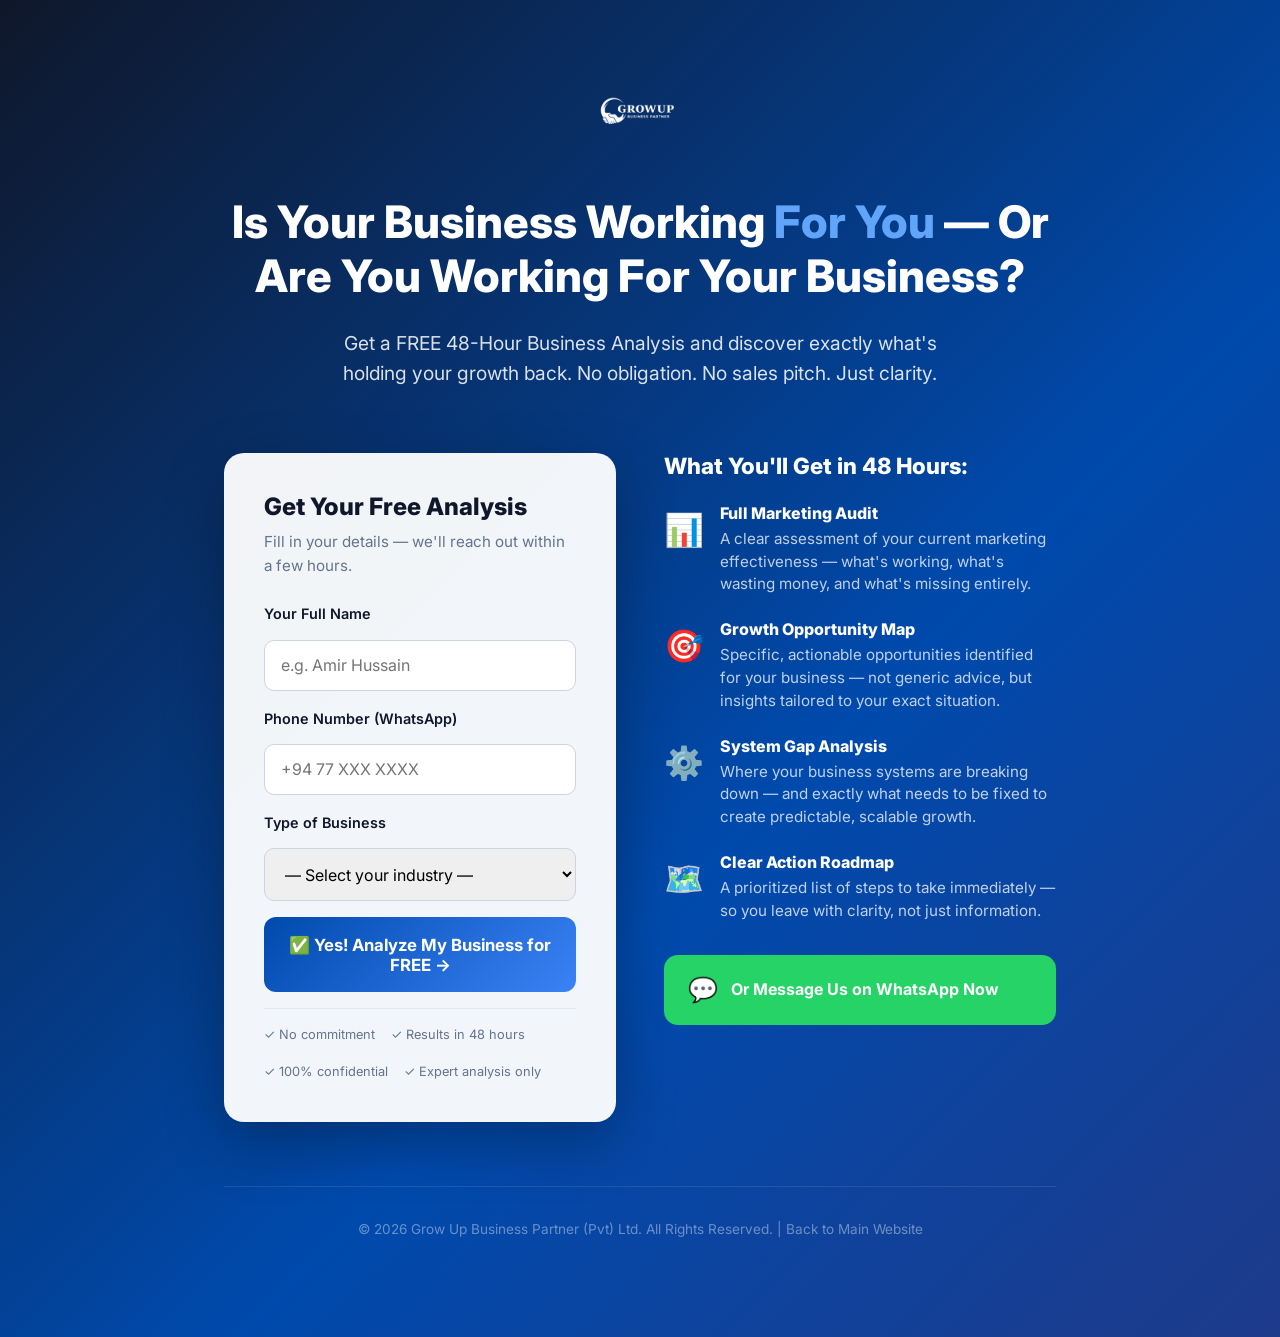
<file: landing.html>
<!DOCTYPE html>
<html lang="en">
<head>
    <meta charset="UTF-8">
    <meta name="viewport" content="width=device-width, initial-scale=1.0">
    <title>Free 48-Hour Business Analysis - Grow Up Partner</title>
    <meta name="description" content="Get a free 48-hour business analysis from GrowUp Partner. Discover exactly what's holding your growth back — no commitment required.">
    <link href="https://fonts.googleapis.com/css2?family=Inter:wght@300;400;500;600;700;800&display=swap" rel="stylesheet">
    <link rel="stylesheet" href="style.css">
    <style>
        /* Landing Page Overrides */
        body { background: linear-gradient(135deg, #0f172a 0%, #004aad 60%, #1e3a8a 100%); min-height: 100vh; }
        .landing-wrap { max-width: 960px; margin: 0 auto; padding: 4rem 5% 6rem; }
        .landing-logo { height: 100px; width: auto; display: block; margin: 0 auto 2rem; filter: brightness(0) invert(1); }
        .landing-hero { text-align: center; margin-bottom: 4rem; }
        .landing-hero h1 { font-size: 2.8rem; color: #fff; font-weight: 800; line-height: 1.2; margin-bottom: 1.5rem; }
        .landing-hero h1 span { color: #60a5fa; }
        .landing-hero p { font-size: 1.2rem; color: rgba(255,255,255,0.85); max-width: 650px; margin: 0 auto 2rem; }
        .landing-main { display: grid; grid-template-columns: 1fr 1fr; gap: 3rem; align-items: start; }
        .landing-form { background: rgba(255,255,255,0.95); border-radius: 20px; padding: 2.5rem; box-shadow: 0 20px 60px rgba(0,0,0,0.3); }
        .landing-form h2 { font-size: 1.5rem; color: var(--text-dark); margin-bottom: 0.5rem; }
        .landing-form p { color: var(--text-muted); margin-bottom: 1.5rem; font-size: 0.95rem; }
        .landing-form .form-group label { color: var(--text-dark); font-weight: 600; font-size: 0.9rem; margin-bottom: 0.4rem; display: block; }
        .landing-form input, .landing-form select { width: 100%; padding: 0.9rem 1rem; border: 1.5px solid #cbd5e1; border-radius: 10px; font-family: inherit; font-size: 1rem; margin-bottom: 1rem; transition: border-color 0.3s; outline: none; }
        .landing-form input:focus, .landing-form select:focus { border-color: var(--primary); box-shadow: 0 0 0 3px rgba(0,74,173,0.1); }
        .landing-form .submit-cta { width: 100%; padding: 1.1rem; background: linear-gradient(135deg, var(--primary), var(--secondary)); color: #fff; font-size: 1.05rem; font-weight: 700; border: none; border-radius: 12px; cursor: pointer; transition: all 0.3s; }
        .landing-form .submit-cta:hover { transform: translateY(-2px); box-shadow: 0 8px 24px rgba(0,74,173,0.4); }
        .landing-trust { margin-top: 1.2rem; }
        .trust-item { display: flex; align-items: center; gap: 0.5rem; color: rgba(255,255,255,0.8); font-size: 0.9rem; margin-bottom: 0.5rem; }
        .landing-benefits { color: #fff; }
        .landing-benefits h3 { font-size: 1.4rem; color: #fff; margin-bottom: 1.5rem; }
        .benefit-item { display: flex; gap: 1rem; margin-bottom: 1.5rem; align-items: flex-start; }
        .benefit-icon { font-size: 2rem; flex-shrink: 0; }
        .benefit-text h4 { color: #fff; margin-bottom: 0.3rem; }
        .benefit-text p { color: rgba(255,255,255,0.75); font-size: 0.95rem; line-height: 1.5; }
        .wa-cta { display: flex; align-items: center; gap: 0.8rem; background: #25D366; color: #fff; padding: 1rem 1.5rem; border-radius: 14px; text-decoration: none; margin-top: 2rem; font-weight: 700; font-size: 1rem; transition: all 0.3s; }
        .wa-cta:hover { transform: translateY(-2px); box-shadow: 0 8px 24px rgba(37,211,102,0.4); }
        .wa-cta-icon { font-size: 1.5rem; }
        .landing-footer { text-align: center; color: rgba(255,255,255,0.4); font-size: 0.85rem; margin-top: 4rem; padding-top: 2rem; border-top: 1px solid rgba(255,255,255,0.1); }
        @media (max-width: 768px) {
            .landing-main { grid-template-columns: 1fr; }
            .landing-hero h1 { font-size: 1.9rem; }
            .landing-benefits { order: -1; }
        }
    </style>
</head>
<body>
    <div class="landing-wrap">

        <img src="images/Growup_logo.png" alt="Grow Up Partner" class="landing-logo">

        <div class="landing-hero">
            <h1>Is Your Business Working <span>For You</span> — Or Are You Working For Your Business?</h1>
            <p>Get a FREE 48-Hour Business Analysis and discover exactly what's holding your growth back. No obligation. No sales pitch. Just clarity.</p>
        </div>

        <div class="landing-main">
            <!-- Form -->
            <div class="landing-form">
                <h2>Get Your Free Analysis</h2>
                <p>Fill in your details — we'll reach out within a few hours.</p>
                <form>
                    <div class="form-group">
                        <label for="lp-name">Your Full Name</label>
                        <input type="text" id="lp-name" placeholder="e.g. Amir Hussain" required>
                    </div>
                    <div class="form-group">
                        <label for="lp-phone">Phone Number (WhatsApp)</label>
                        <input type="tel" id="lp-phone" placeholder="+94 77 XXX XXXX" required>
                    </div>
                    <div class="form-group">
                        <label for="lp-business">Type of Business</label>
                        <select id="lp-business">
                            <option value="">— Select your industry —</option>
                            <option>Restaurant / Food & Beverage</option>
                            <option>Retail / Fashion</option>
                            <option>Education / Training</option>
                            <option>Health & Beauty</option>
                            <option>Real Estate</option>
                            <option>Professional Services</option>
                            <option>Manufacturing / Production</option>
                            <option>E-Commerce</option>
                            <option>Other</option>
                        </select>
                    </div>
                    <button type="submit" class="submit-cta">✅ Yes! Analyze My Business for FREE →</button>
                </form>
                <div class="landing-trust" style="border-top:1px solid #e2e8f0; padding-top:1rem; margin-top:1rem;">
                    <div style="display:flex; gap:1rem; flex-wrap:wrap;">
                        <span style="font-size:0.8rem;color:#64748b;">✓ No commitment</span>
                        <span style="font-size:0.8rem;color:#64748b;">✓ Results in 48 hours</span>
                        <span style="font-size:0.8rem;color:#64748b;">✓ 100% confidential</span>
                        <span style="font-size:0.8rem;color:#64748b;">✓ Expert analysis only</span>
                    </div>
                </div>
            </div>

            <!-- Benefits -->
            <div class="landing-benefits">
                <h3>What You'll Get in 48 Hours:</h3>
                <div class="benefit-item">
                    <div class="benefit-icon">📊</div>
                    <div class="benefit-text">
                        <h4>Full Marketing Audit</h4>
                        <p>A clear assessment of your current marketing effectiveness — what's working, what's wasting money, and what's missing entirely.</p>
                    </div>
                </div>
                <div class="benefit-item">
                    <div class="benefit-icon">🎯</div>
                    <div class="benefit-text">
                        <h4>Growth Opportunity Map</h4>
                        <p>Specific, actionable opportunities identified for your business — not generic advice, but insights tailored to your exact situation.</p>
                    </div>
                </div>
                <div class="benefit-item">
                    <div class="benefit-icon">⚙️</div>
                    <div class="benefit-text">
                        <h4>System Gap Analysis</h4>
                        <p>Where your business systems are breaking down — and exactly what needs to be fixed to create predictable, scalable growth.</p>
                    </div>
                </div>
                <div class="benefit-item">
                    <div class="benefit-icon">🗺️</div>
                    <div class="benefit-text">
                        <h4>Clear Action Roadmap</h4>
                        <p>A prioritized list of steps to take immediately — so you leave with clarity, not just information.</p>
                    </div>
                </div>
                <a href="https://wa.me/94779029696?text=Hi%20GrowUp%21%20I%20want%20to%20book%20my%20free%2048-hour%20business%20analysis." target="_blank" class="wa-cta">
                    <span class="wa-cta-icon">💬</span>
                    Or Message Us on WhatsApp Now
                </a>
            </div>
        </div>

        <div class="landing-footer">
            <p>© 2026 Grow Up Business Partner (Pvt) Ltd. All Rights Reserved. | <a href="index.html" style="color:rgba(255,255,255,0.4);">Back to Main Website</a></p>
        </div>
    </div>
</body>
</html>
</file>
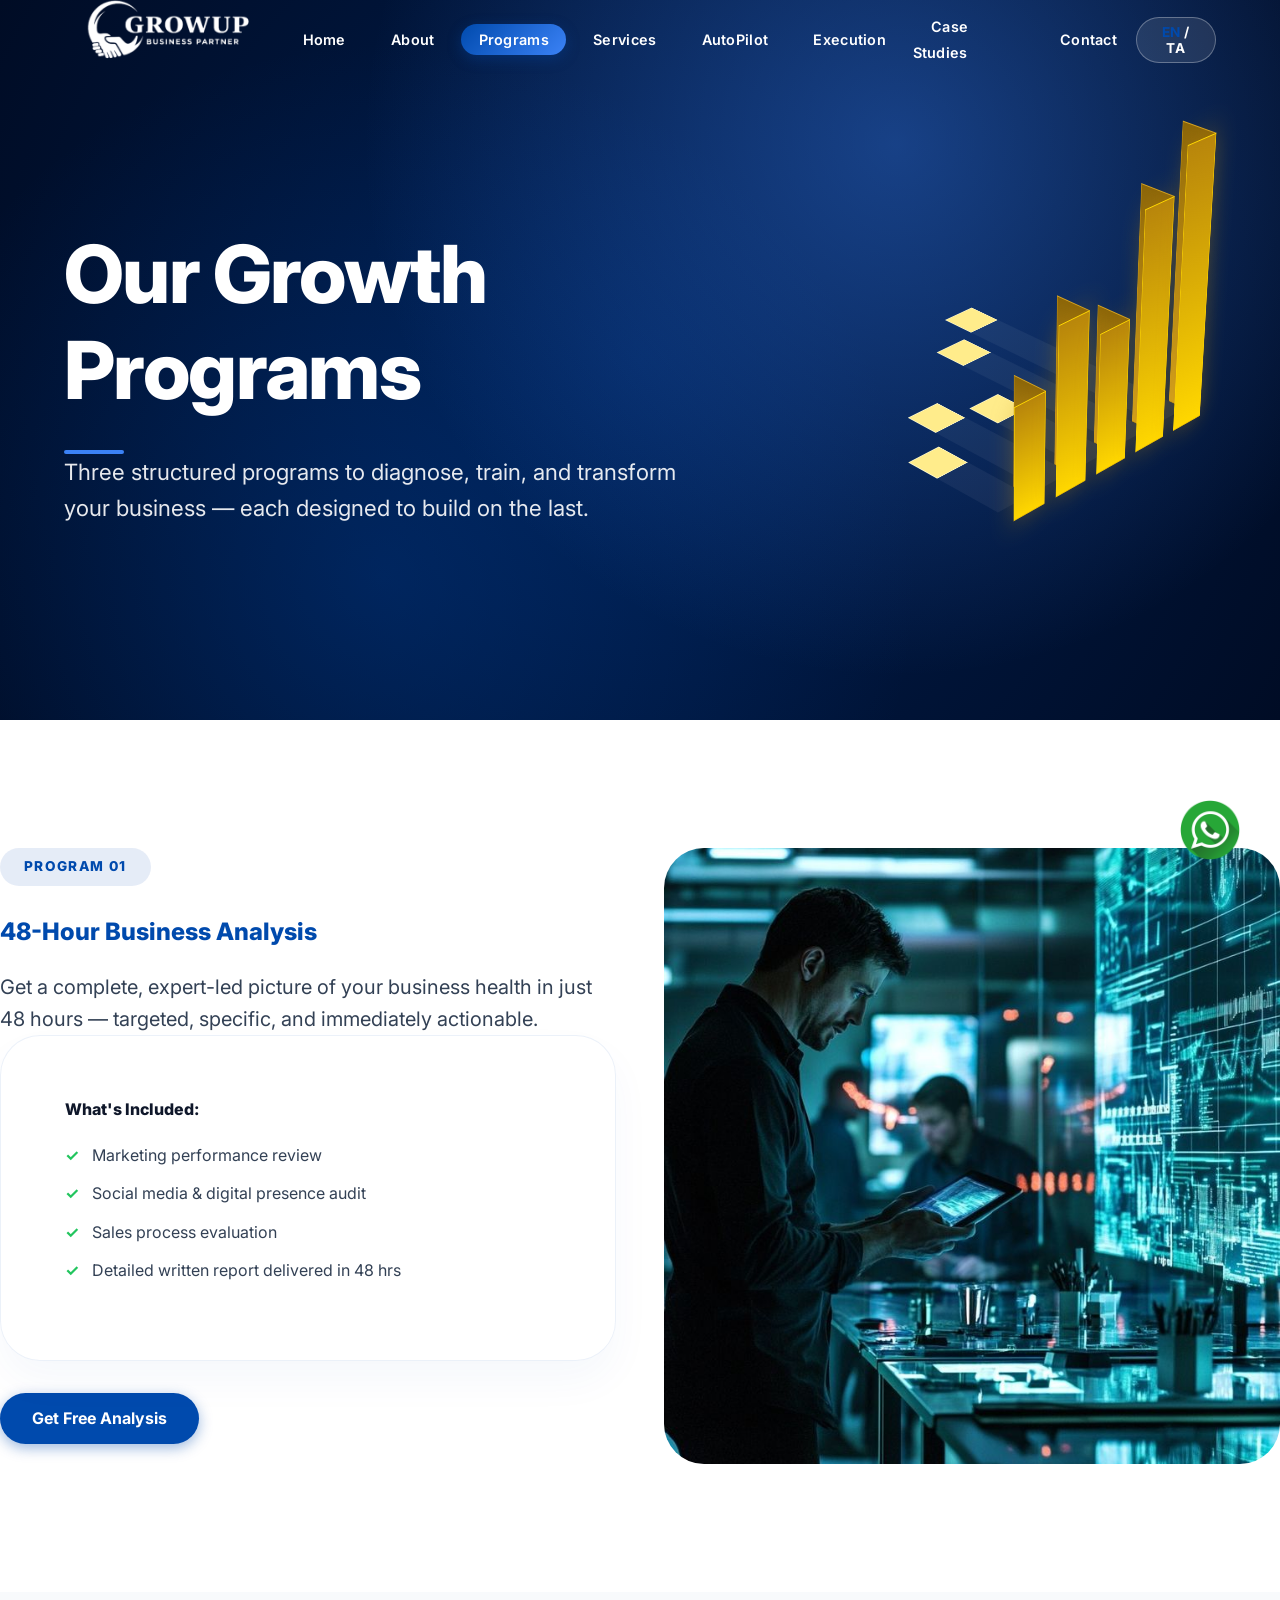
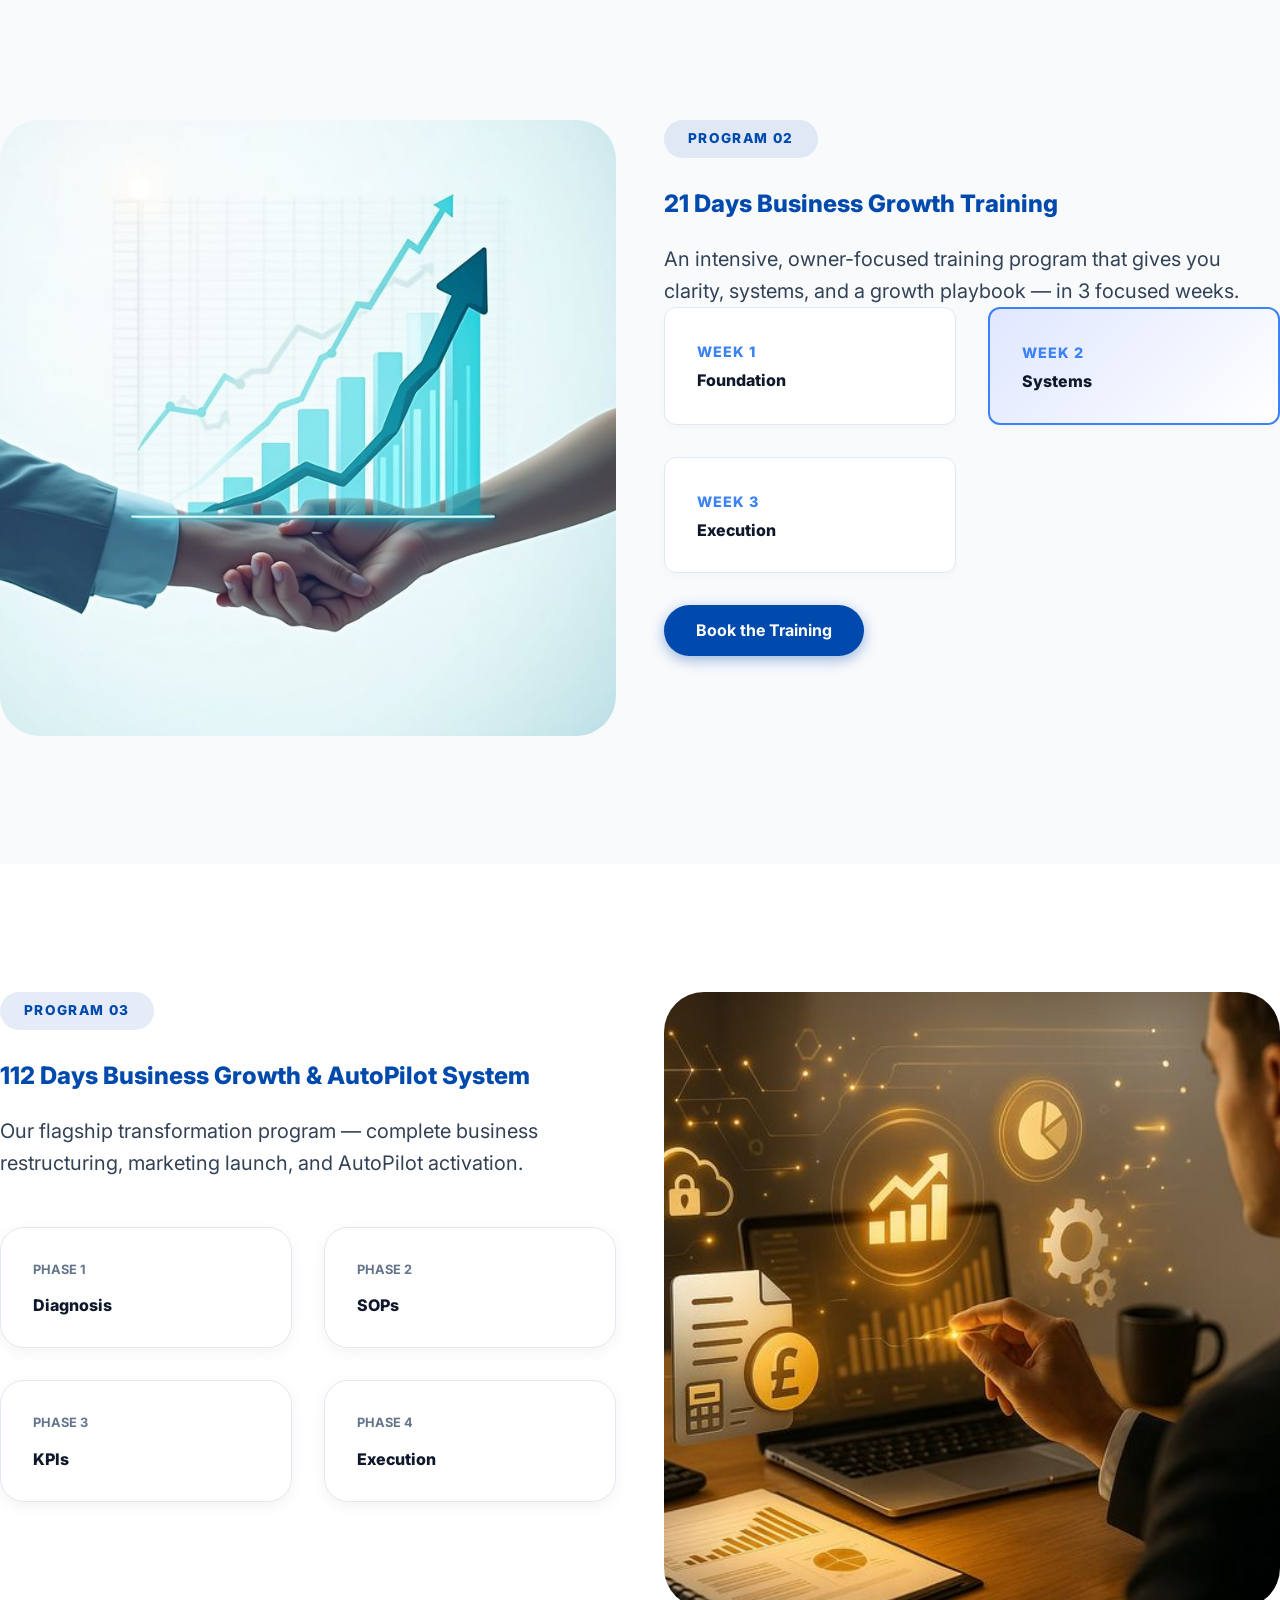
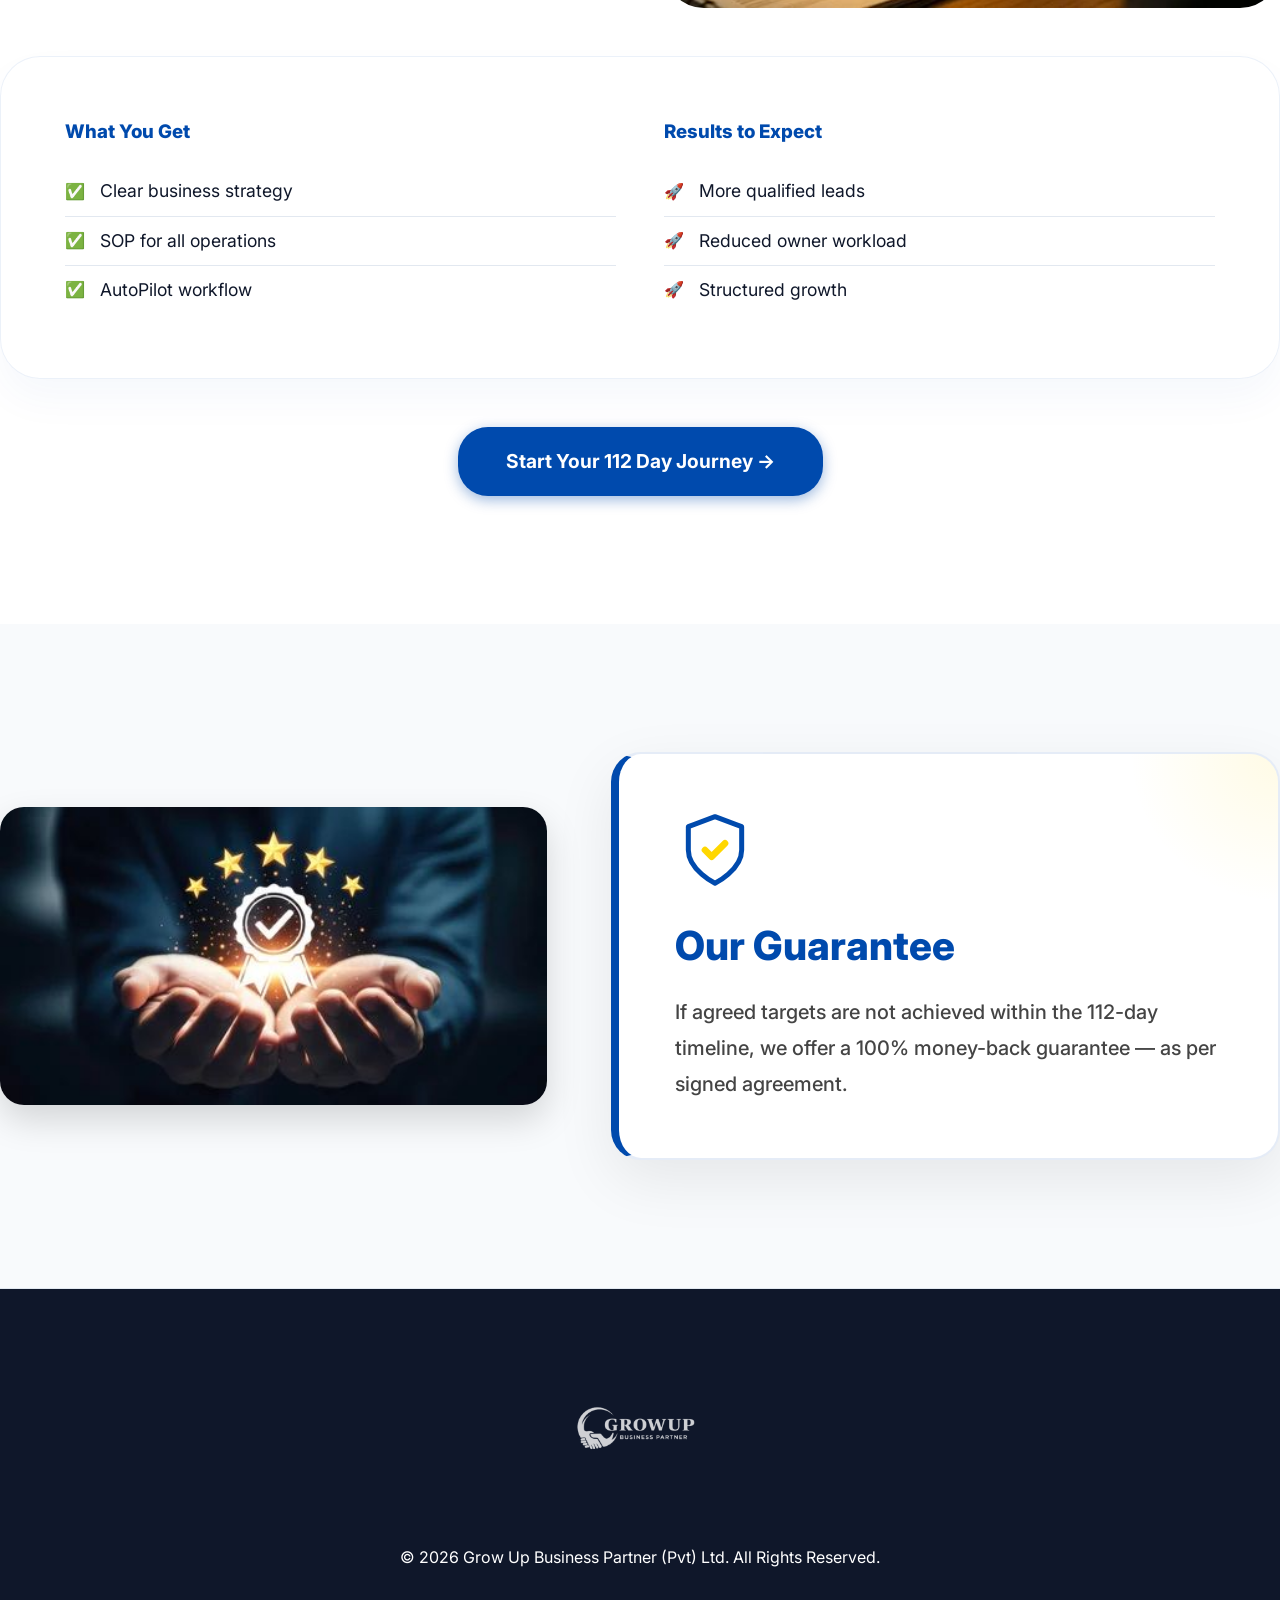
<file: programs.html>
<!DOCTYPE html>
<html lang="en">
<head>
    <meta charset="UTF-8">
    <meta name="viewport" content="width=device-width, initial-scale=1.0">
    <title>Growth Programs - Grow Up Partner</title>
    <meta name="description" content="Explore GrowUp Partner's 3 structured growth programs: 48-Hour Analysis, 21 Days Training, and the 112 Days Growth & AutoPilot System.">
    <link href="https://fonts.googleapis.com/css2?family=Inter:wght@300;400;500;600;700;800&display=swap" rel="stylesheet">
    <link rel="stylesheet" href="style.css">
</head>
<body class="programs-page">

    <!-- Growth Chart Background (Fixed) -->
    <div class="growth-chart-container">
        <div class="growth-milestone-wrapper">
            <svg class="growth-svg" viewBox="0 0 1000 1000" preserveAspectRatio="none">
                <path id="growth-path" class="growth-path" d="M0,1000 C300,950 400,600 500,500 C600,400 700,100 1000,0" />
            </svg>
            <div class="growth-milestone milestone-25" id="ms-25">+25% Growth</div>
            <div class="growth-milestone milestone-50" id="ms-50">+50% Efficiency</div>
            <div class="growth-milestone milestone-100" id="ms-100">+100% AutoPilot</div>
        </div>
    </div>

    <nav class="navbar nav-on-dark">
        <a href="index.html" class="logo">
            <img src="images/Growup_logo.png" alt="Grow Up Partner Logo" class="logo-img">
        </a>
        <ul class="nav-links">
            <li><a href="index.html" data-i18n="nav_home">Home</a></li>
            <li><a href="about.html" data-i18n="nav_about">About</a></li>
            <li><a href="programs.html" class="active-link highlight-link" data-i18n="nav_programs">Programs</a></li>
            <li><a href="services.html" data-i18n="nav_services">Services</a></li>
            <li><a href="autopilot.html" data-i18n="nav_autopilot">AutoPilot</a></li>
            <li><a href="execution.html" data-i18n="nav_execution">Execution</a></li>
            <li><a href="case-studies.html" data-i18n="nav_cases">Case Studies</a></li>
            <li><a href="contact.html" data-i18n="nav_contact">Contact</a></li>
        </ul>
        <div class="nav-right">
            <button id="lang-toggle" class="lang-btn"><span class="active">EN</span> / <span>TA</span></button>
            <button class="menu-toggle" id="menu-toggle" aria-label="Open menu"><span></span><span></span><span></span></button>
        </div>
    </nav>

    <div class="mobile-menu" id="mobile-menu">
        <ul class="mobile-nav-links">
            <li><a href="index.html" data-i18n="nav_home">Home</a></li>
            <li><a href="about.html" data-i18n="nav_about">About</a></li>
            <li><a href="programs.html" data-i18n="nav_programs">Programs</a></li>
            <li><a href="services.html" data-i18n="nav_services">Services</a></li>
            <li><a href="autopilot.html" data-i18n="nav_autopilot">AutoPilot</a></li>
            <li><a href="execution.html" data-i18n="nav_execution">Execution</a></li>
            <li><a href="case-studies.html" data-i18n="nav_cases">Case Studies</a></li>
            <li><a href="contact.html" class="mobile-highlight" data-i18n="nav_contact">Contact</a></li>
        </ul>
    </div>

    <header class="programs-hero">
        <div class="programs-mesh-bg"></div>
        <div class="programs-hero-container">
            <div class="programs-hero-grid">
                <div class="programs-hero-content">
                    <h1 class="text-white" data-i18n="prog_header_title">Our Growth Programs</h1>
                    <div class="accent-line bg-white mb-4"></div>
                    <p class="subtitle" data-i18n="prog_header_desc">Three structured programs to diagnose, train, and transform your business — each designed to build on the last.</p>
                </div>
                
                <div class="isometric-chart-scene" id="hero-3d-chart">
                    <div class="isometric-chart-container" id="isometric-container">
                        <!-- 5 3D Bars representing steps -->
                        <div class="bar-isometric bar-1">
                            <div class="bar-face bar-front"></div>
                            <div class="bar-face bar-side"></div>
                            <div class="bar-face bar-top"></div>
                        </div>
                        <div class="bar-isometric bar-2">
                            <div class="bar-face bar-front"></div>
                            <div class="bar-face bar-side"></div>
                            <div class="bar-face bar-top"></div>
                        </div>
                        <div class="bar-isometric bar-3">
                            <div class="bar-face bar-front"></div>
                            <div class="bar-face bar-side"></div>
                            <div class="bar-face bar-top"></div>
                        </div>
                        <div class="bar-isometric bar-4">
                            <div class="bar-face bar-front"></div>
                            <div class="bar-face bar-side"></div>
                            <div class="bar-face bar-top"></div>
                        </div>
                        <div class="bar-isometric bar-5">
                            <div class="bar-face bar-front"></div>
                            <div class="bar-face bar-side"></div>
                            <div class="bar-face bar-top"></div>
                        </div>
                    </div>
                </div>
            </div>
        </div>
    </header>

    <main class="programs-main-content">
        
        <!-- Program 01: 48H Analysis -->
        <section class="program-section" id="analysis-48h">
            <div class="container-1200">
                <div class="grid-2 align-center gap-long">
                    <div class="reveal-smooth">
                        <div class="program-badge-modern stagger-1" data-i18n="prog_badge_01">PROGRAM 01</div>
                        <h2 class="text-primary mb-3 stagger-2" data-i18n="prog_48h_title">48-Hour Business Analysis</h2>
                        <p class="lead-text mb-4 stagger-3" data-i18n="prog_48h_desc">Get a complete, expert-led picture of your business health in just 48 hours — targeted, specific, and immediately actionable.</p>
                        
                        <div class="program-card-glass mb-4 stagger-4">
                            <h4 class="text-dark mb-3" data-i18n="prog_inc_title">What's Included:</h4>
                            <ul class="check-list">
                                <li><i class="check-icon">✓</i><span data-i18n="prog_inc_1">Marketing performance review</span></li>
                                <li><i class="check-icon">✓</i><span data-i18n="prog_inc_2">Social media & digital presence audit</span></li>
                                <li><i class="check-icon">✓</i><span data-i18n="prog_inc_3">Sales process evaluation</span></li>
                                <li><i class="check-icon">✓</i><span data-i18n="prog_inc_7">Detailed written report delivered in 48 hrs</span></li>
                            </ul>
                        </div>

                        <div class="btn-group stagger-5">
                            <a href="contact.html" class="cta-btn primary-btn" data-i18n="prog_btn_free">Get Free Analysis</a>
                        </div>
                    </div>
                    <div class="program-visual-scene reveal-smooth">
                        <div class="tilt-card">
                            <img src="images/PROGRAM 01.jpeg" alt="48h Analysis" class="tilt-img">
                        </div>
                    </div>
                </div>
            </div>
        </section>

        <!-- Program 02: 21 Days Training -->
        <section class="program-section bg-light" id="training-21d">
            <div class="container-1200">
                <div class="grid-2 align-center gap-long">
                    <div class="program-visual-scene reveal-smooth">
                        <div class="tilt-card">
                            <img src="images/PROGRAM 02.jpeg" alt="21 Days Training" class="tilt-img">
                        </div>
                    </div>
                    <div class="reveal-smooth">
                        <div class="program-badge-modern stagger-1" data-i18n="prog_badge_02">PROGRAM 02</div>
                        <h2 class="text-primary mb-3 stagger-2" data-i18n="prog_21d_title">21 Days Business Growth Training</h2>
                        <p class="lead-text mb-4 stagger-3" data-i18n="prog_21d_desc">An intensive, owner-focused training program that gives you clarity, systems, and a growth playbook — in 3 focused weeks.</p>
                        
                        <div class="grid-3 gap-2 mb-4 stagger-4">
                            <div class="card card-hover glass-card p-3">
                                <div class="step-num text-small" data-i18n="prog_wk1_badge">WEEK 1</div>
                                <h4 class="mb-1 text-small" data-i18n="prog_wk1_title">Foundation</h4>
                            </div>
                            <div class="card card-hover glass-card highlight-card p-3">
                                <div class="step-num text-small" data-i18n="prog_wk2_badge">WEEK 2</div>
                                <h4 class="mb-1 text-small" data-i18n="prog_wk2_title">Systems</h4>
                            </div>
                            <div class="card card-hover glass-card p-3">
                                <div class="step-num text-small" data-i18n="prog_wk3_badge">WEEK 3</div>
                                <h4 class="mb-1 text-small" data-i18n="prog_wk3_title">Execution</h4>
                            </div>
                        </div>

                        <div class="btn-group stagger-5">
                            <a href="contact.html" class="cta-btn primary-btn" data-i18n="prog_btn_book">Book the Training</a>
                        </div>
                    </div>
                </div>
            </div>
        </section>

        <!-- Program 03: 112 Days -->
        <section class="program-section" id="system-112d">
            <div class="container-1200">
                <div class="grid-2 gap-long align-center mb-5">
                    <div class="reveal-smooth">
                        <div class="program-badge-modern stagger-1" data-i18n="prog_badge_03">PROGRAM 03</div>
                        <h2 class="text-primary mb-3 stagger-2" data-i18n="prog_112d_title">112 Days Business Growth & AutoPilot System</h2>
                        <p class="lead-text mb-4 stagger-3" data-i18n="prog_112d_desc">Our flagship transformation program — complete business restructuring, marketing launch, and AutoPilot activation.</p>
                        
                        <div class="phase-journey-grid stagger-4">
                            <div class="phase-card-premium">
                                <span class="phase-tag">Phase 1</span>
                                <h4 data-i18n="prog_ph1_title">Diagnosis</h4>
                            </div>
                            <div class="phase-card-premium">
                                <span class="phase-tag">Phase 2</span>
                                <h4 data-i18n="prog_ph2_title">SOPs</h4>
                            </div>
                            <div class="phase-card-premium">
                                <span class="phase-tag">Phase 3</span>
                                <h4 data-i18n="prog_ph3_title">KPIs</h4>
                            </div>
                            <div class="phase-card-premium">
                                <span class="phase-tag">Phase 4</span>
                                <h4 data-i18n="prog_ph4_title">Execution</h4>
                            </div>
                        </div>
                    </div>
                    <div class="program-visual-scene reveal-smooth">
                        <div class="tilt-card">
                            <img src="images/PROGRAM 03.jpeg" alt="112 Day System" class="tilt-img">
                        </div>
                    </div>
                </div>

                <div class="program-card-glass mt-5 reveal-smooth stagger-5">
                    <div class="grid-2 gap-long">
                        <div>
                            <h3 class="text-primary mb-3" data-i18n="prog_get_title">What You Get</h3>
                            <ul class="custom-list list-bold">
                                <li><i class="check-icon">✅</i><span data-i18n="prog_get_1">Clear business strategy</span></li>
                                <li><i class="check-icon">✅</i><span data-i18n="prog_get_3">SOP for all operations</span></li>
                                <li><i class="check-icon">✅</i><span data-i18n="prog_get_4">AutoPilot workflow</span></li>
                            </ul>
                        </div>
                        <div>
                            <h3 class="text-primary mb-3" data-i18n="prog_res_title">Results to Expect</h3>
                            <ul class="custom-list list-bold">
                                <li><i class="check-icon">🚀</i><span data-i18n="prog_res_1">More qualified leads</span></li>
                                <li><i class="check-icon">🚀</i><span data-i18n="prog_res_4">Reduced owner workload</span></li>
                                <li><i class="check-icon">🚀</i><span data-i18n="prog_res_5">Structured growth</span></li>
                            </ul>
                        </div>
                    </div>
                </div>

                <div class="text-center mt-5 reveal-smooth stagger-5">
                    <a href="contact.html" class="cta-btn primary-btn large-btn" data-i18n="prog_btn_start">Start Your 112 Day Journey →</a>
                </div>
            </div>
        </section>

        <!-- Guarantee Section (Split Grid) -->
        <section class="program-section bg-light" id="guarantee">
            <div class="container-1200">
                <div class="guarantee-grid">
                    <div class="reveal-smooth">
                        <div class="tilt-card shadow-lg">
                            <img src="images/Our Guarantee.jpeg" alt="Our Guarantee" class="tilt-img">
                        </div>
                    </div>
                    <div class="reveal-smooth">
                        <div class="guarantee-card-premium">
                            <div class="guarantee-icon-modern stagger-1">
                                <svg viewBox="0 0 24 24" xmlns="http://www.w3.org/2000/svg">
                                    <path d="M12 22s8-4 8-10V5l-8-3-8 3v7c0 6 8 10 8 10z"/>
                                    <path class="shield-gold" d="M9 12l2 2 4-4"/>
                                </svg>
                            </div>
                            <h2 class="stagger-2" data-i18n="prog_gua_title">Our Guarantee</h2>
                            <p class="lead-text stagger-3" data-i18n="prog_gua_desc">If agreed targets are not achieved within the 112-day timeline, we offer a 100% money-back guarantee — as per signed agreement.</p>
                        </div>
                    </div>
                </div>
            </div>
        </section>
    </main>

    <a href="https://wa.me/94779029696" target="_blank" class="whatsapp-float">
        <img src="images/whatsapp.png" alt="WhatsApp us" class="wa-img">
    </a>

    <footer class="footer bg-dark">
        <img src="images/Growup_logo.png" alt="Grow Up Logo" class="footer-logo">
        <p data-i18n="footer_copy">© 2026 Grow Up Business Partner (Pvt) Ltd. All Rights Reserved.</p>
    </footer>

    <script src="script.js"></script>
</body>
</html>
</file>
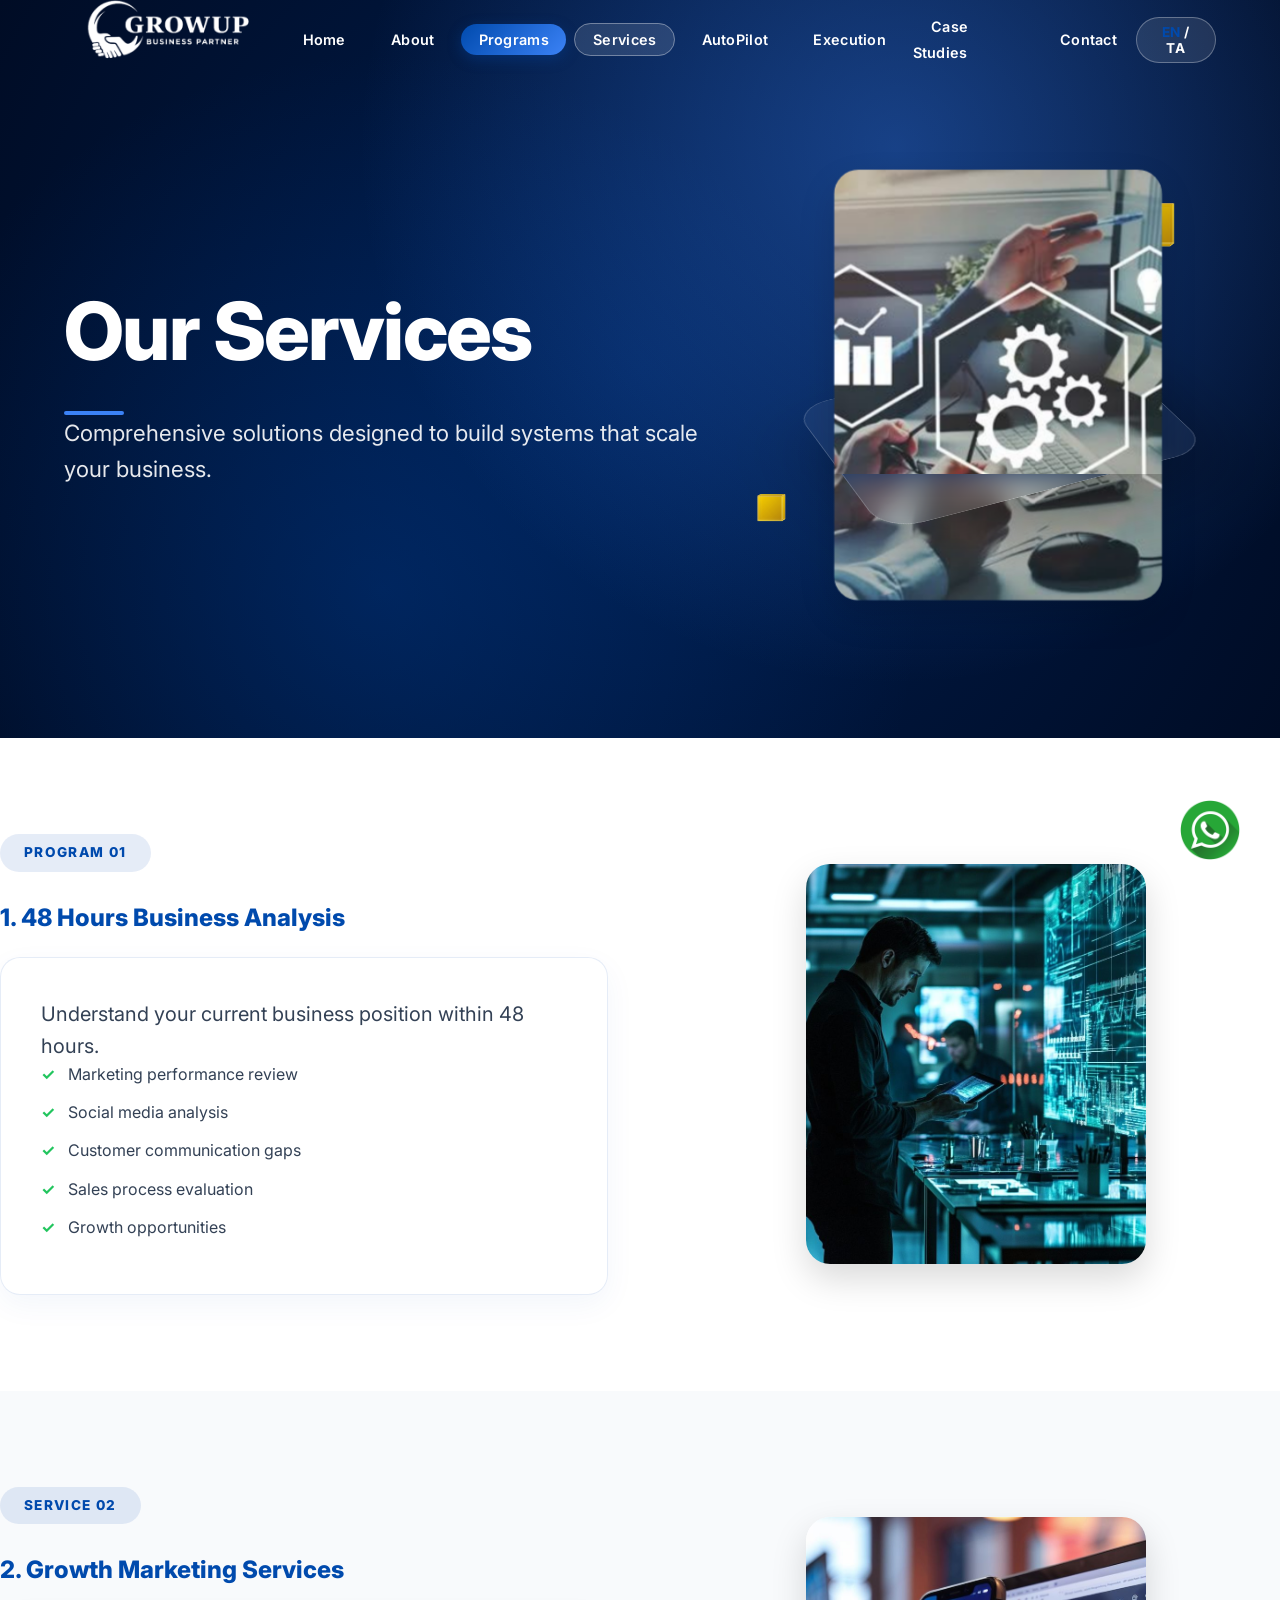
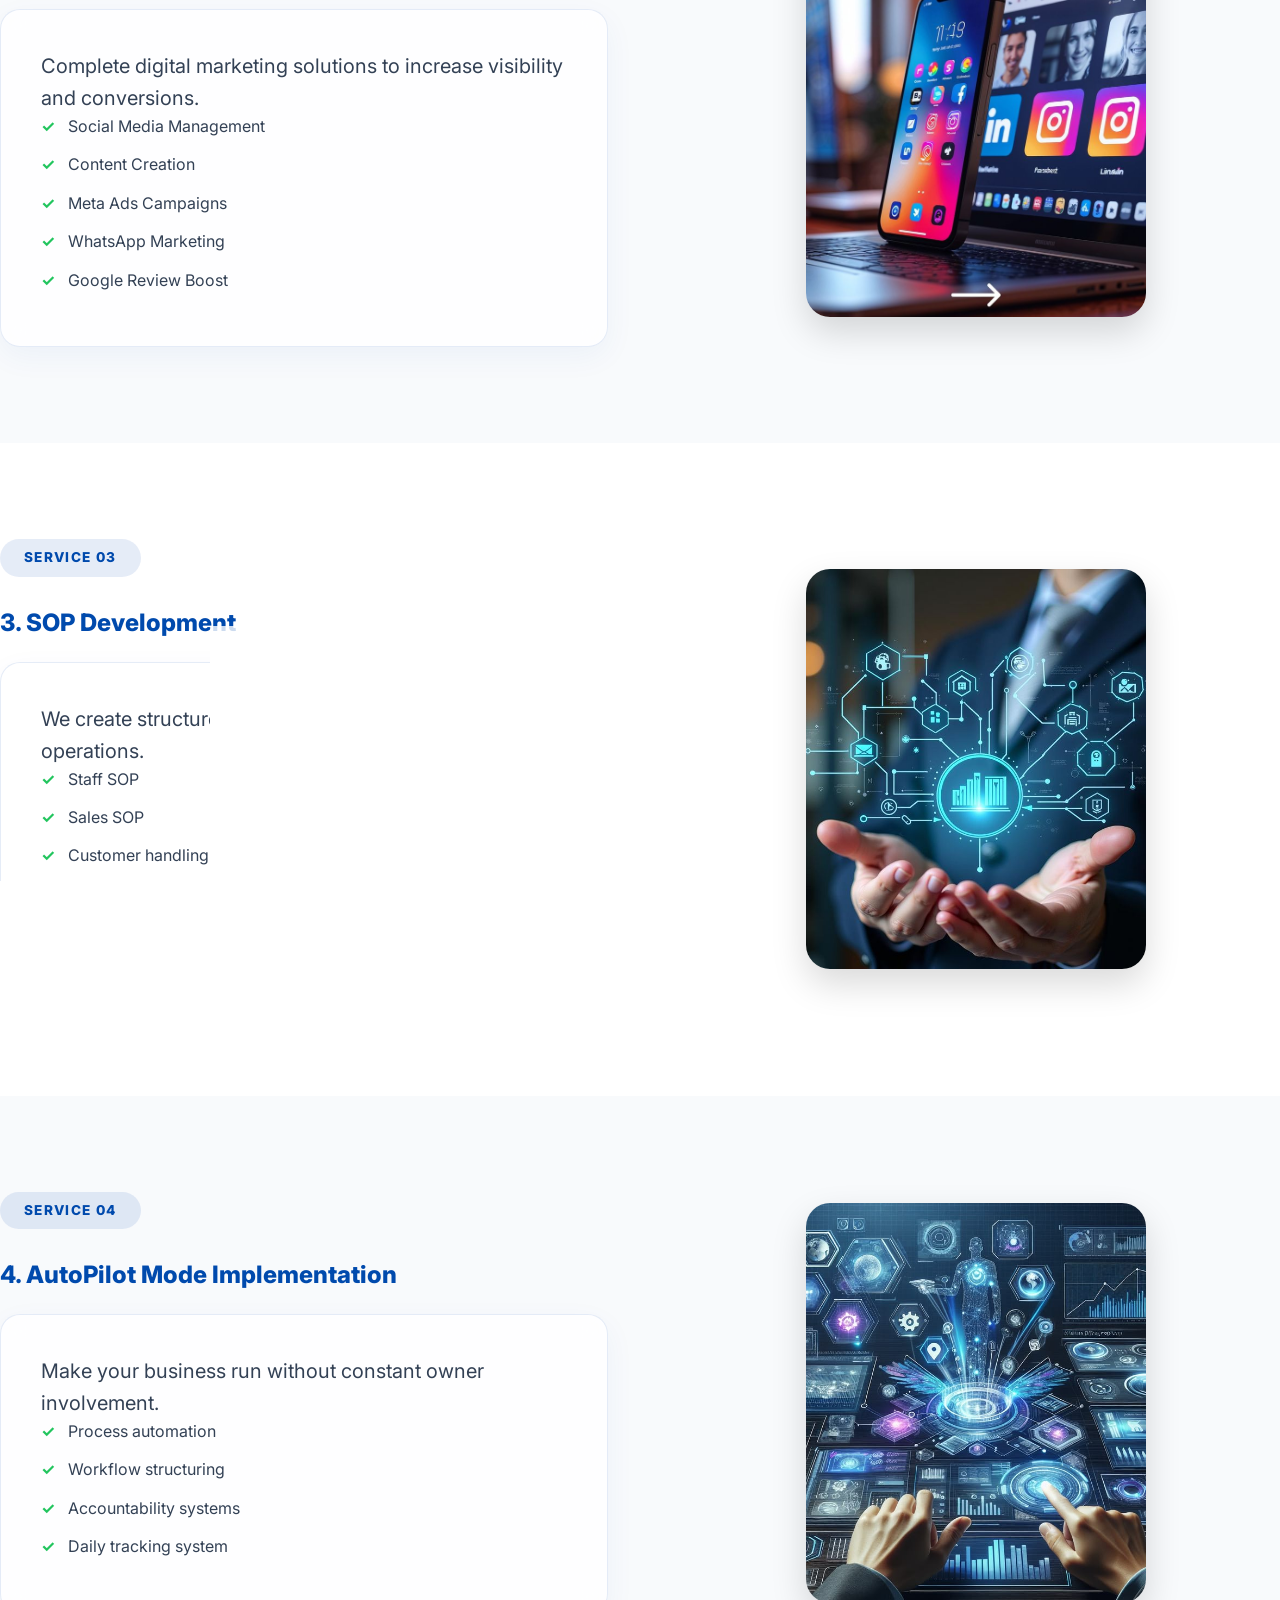
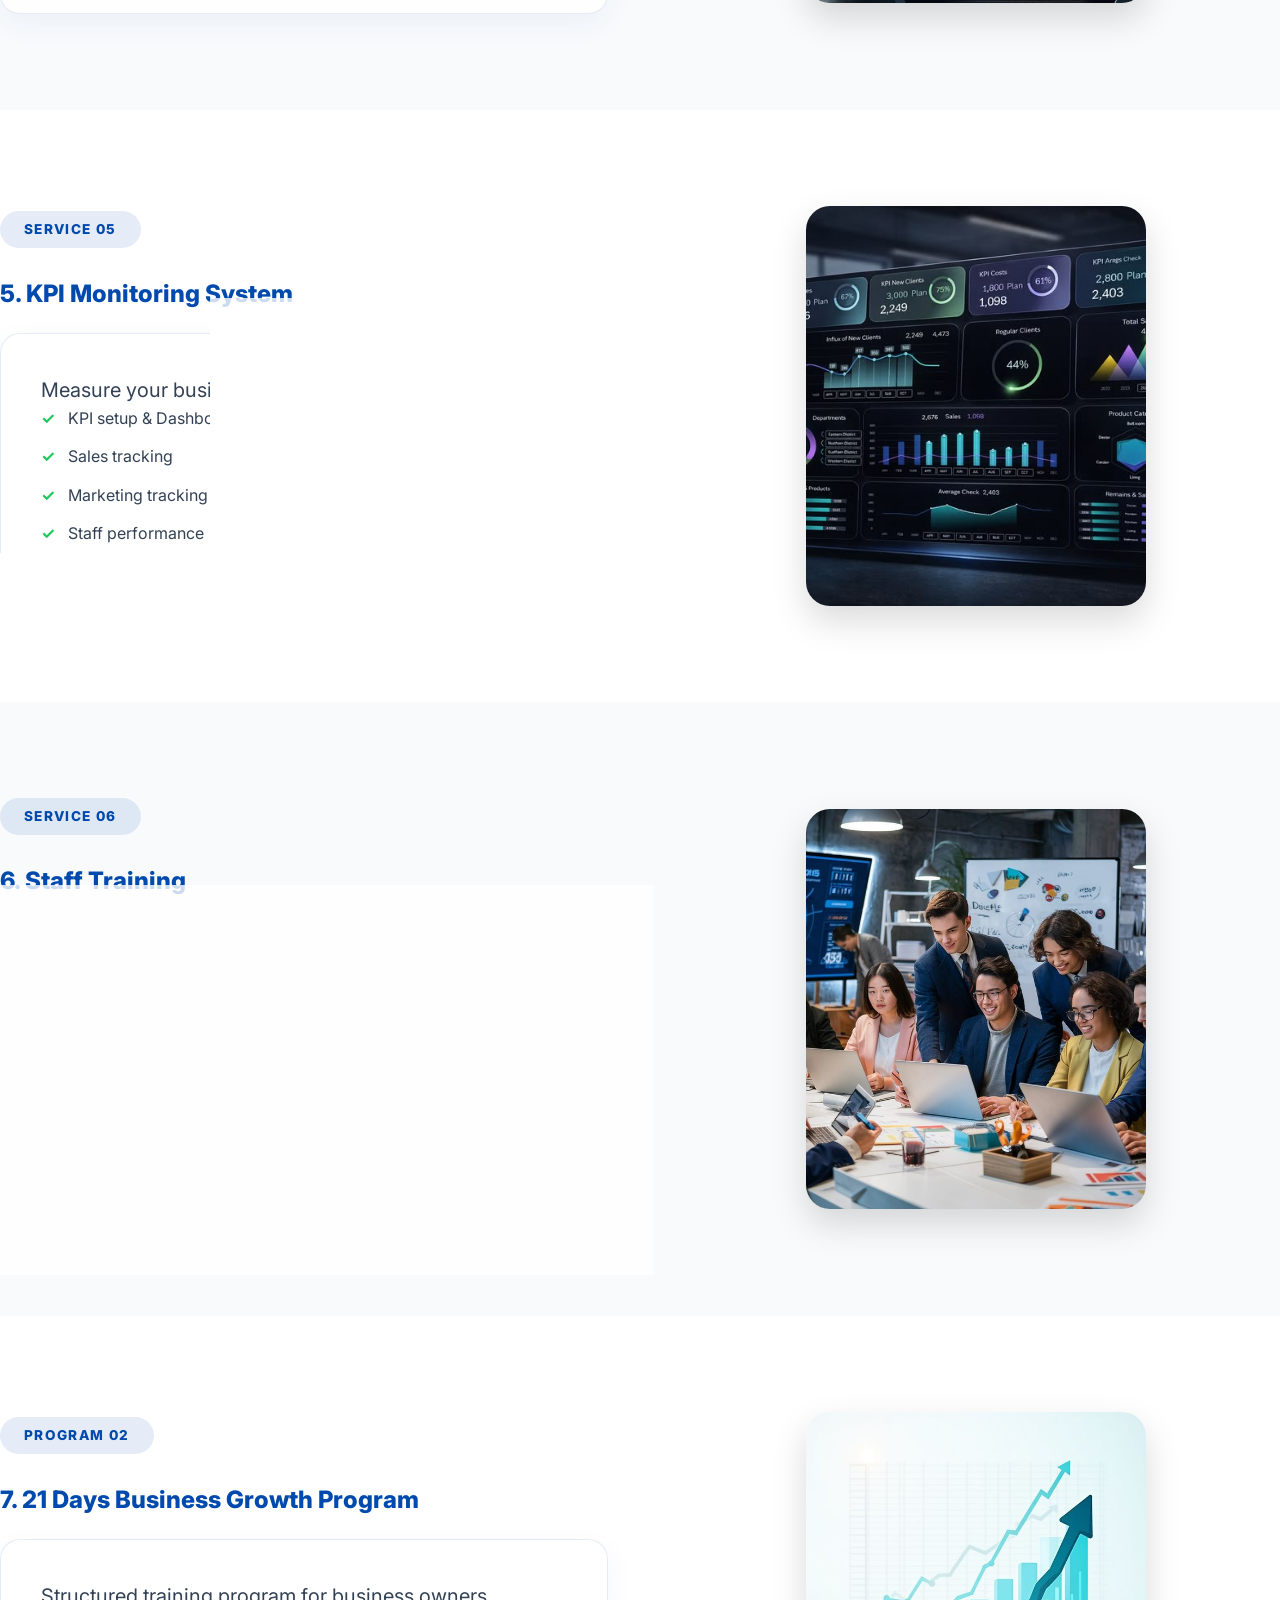
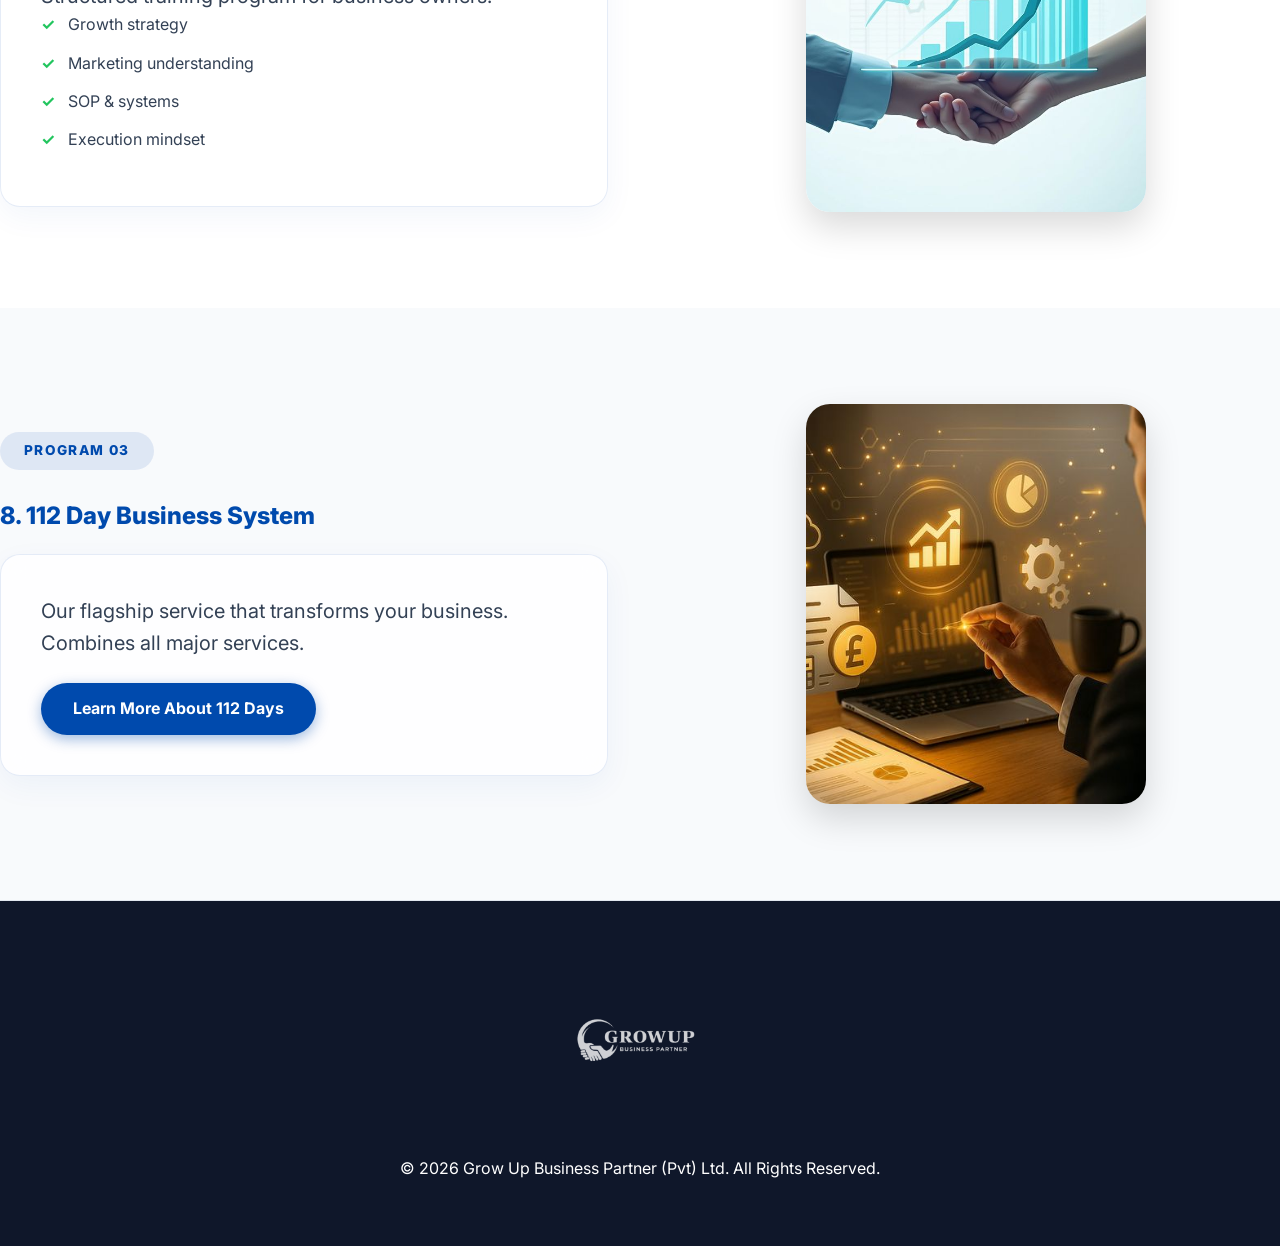
<file: services.html>
<!DOCTYPE html>
<html lang="en">
<head>
    <meta charset="UTF-8">
    <meta name="viewport" content="width=device-width, initial-scale=1.0">
    <title>Our Services - Grow Up Partner</title>
    <link href="https://fonts.googleapis.com/css2?family=Inter:wght@300;400;500;600;700;800&display=swap" rel="stylesheet">
    <link rel="stylesheet" href="style.css">
</head>
<body class="services-page">

    <nav class="navbar nav-on-dark">
        <a href="index.html" class="logo">
            <img src="images/Growup_logo.png" alt="Grow Up Partner Logo" class="logo-img">
        </a>
        <ul class="nav-links">
            <li><a href="index.html" data-i18n="nav_home">Home</a></li>
            <li><a href="about.html" data-i18n="nav_about">About</a></li>
            <li><a href="programs.html" class="highlight-link" data-i18n="nav_programs">Programs</a></li>
            <li><a href="services.html" class="active-link" data-i18n="nav_services">Services</a></li>
            <li><a href="autopilot.html" data-i18n="nav_autopilot">AutoPilot</a></li>
            <li><a href="execution.html" data-i18n="nav_execution">Execution</a></li>
            <li><a href="case-studies.html" data-i18n="nav_cases">Case Studies</a></li>
            <li><a href="contact.html" data-i18n="nav_contact">Contact</a></li>
        </ul>
        <div class="nav-right">
            <button id="lang-toggle" class="lang-btn"><span class="active">EN</span> / <span>TA</span></button>
            <button class="menu-toggle" id="menu-toggle" aria-label="Open menu"><span></span><span></span><span></span></button>
        </div>
    </nav>

    <!-- Mobile Menu Drawer -->
    <div class="mobile-menu" id="mobile-menu">
        <ul class="mobile-nav-links">
            <li><a href="index.html" data-i18n="nav_home">Home</a></li>
            <li><a href="about.html" data-i18n="nav_about">About</a></li>
            <li><a href="programs.html" data-i18n="nav_programs">Programs</a></li>
            <li><a href="services.html" data-i18n="nav_services">Services</a></li>
            <li><a href="autopilot.html" data-i18n="nav_autopilot">AutoPilot</a></li>
            <li><a href="execution.html" data-i18n="nav_execution">Execution</a></li>
            <li><a href="case-studies.html" data-i18n="nav_cases">Case Studies</a></li>
            <li><a href="contact.html" class="mobile-highlight" data-i18n="nav_contact">Contact</a></li>
        </ul>
    </div>

    <header class="programs-hero">
        <div class="programs-mesh-bg"></div>
        <div class="programs-hero-container">
            <div class="programs-hero-grid">
                <div class="programs-hero-content reveal-smooth">
                    <h1 class="text-white stagger-1" data-i18n="services_header_title">Our Services</h1>
                    <div class="accent-line bg-gold mb-4 stagger-2"></div>
                    <p class="subtitle stagger-3" data-i18n="services_header_desc">Comprehensive solutions designed to build systems that scale your business.</p>
                </div>
                
                <div class="services-3d-scene reveal-smooth" id="services-3d-stage">
                    <!-- Glass Platform Background -->
                    <div class="stage-platform"></div>
                    
                    <!-- Radiant Gold 3D Elements -->
                    <div class="gold-element-wrapper">
                        <div class="gold-cube cube-1">
                            <div class="gold-cube-face front"></div>
                            <div class="gold-cube-face back"></div>
                            <div class="gold-cube-face left"></div>
                            <div class="gold-cube-face right"></div>
                            <div class="gold-cube-face top"></div>
                            <div class="gold-cube-face bottom"></div>
                        </div>
                        <div class="gold-cube cube-2">
                            <div class="gold-cube-face front"></div>
                            <div class="gold-cube-face back"></div>
                            <div class="gold-cube-face left"></div>
                            <div class="gold-cube-face right"></div>
                            <div class="gold-cube-face top"></div>
                            <div class="gold-cube-face bottom"></div>
                        </div>
                    </div>

                    <!-- Floating Image Card -->
                    <div class="floating-visual-card" id="floating-card-container">
                        <div class="tilt-card shadow-lg">
                            <img src="images/Services.jpeg" alt="Our Services" class="tilt-img">
                        </div>
                    </div>
                </div>
            </div>
        </div>
    </header>

    <main class="services-main-content">
        <!-- Service 01: 48H Analysis -->
        <section class="service-row-3d" id="analysis-48h">
            <div class="container-1200">
                <div class="service-row-3d-grid">
                    <div class="service-content-block reveal-fold">
                        <div class="program-badge-modern stagger-1" data-i18n="prog_badge_01">PROGRAM 01</div>
                        <h2 class="text-primary mb-3 stagger-2" data-i18n="srv1_title">1. 48 Hours Business Analysis</h2>
                        <div class="service-card-glass-premium stagger-3">
                            <p class="lead-text mb-4" data-i18n="srv1_desc">Understand your current business position within 48 hours.</p>
                            <ul class="check-list">
                                <li><i class="check-icon">✓</i> <span data-i18n="srv1_p1">Marketing performance review</span></li>
                                <li><i class="check-icon">✓</i> <span data-i18n="srv1_p2">Social media analysis</span></li>
                                <li><i class="check-icon">✓</i> <span data-i18n="srv1_p3">Customer communication gaps</span></li>
                                <li><i class="check-icon">✓</i> <span data-i18n="srv1_p4">Sales process evaluation</span></li>
                                <li><i class="check-icon">✓</i> <span data-i18n="srv1_p5">Growth opportunities</span></li>
                            </ul>
                        </div>
                    </div>
                    <div class="service-visual-3d-scene reveal-fold">
                        <div class="tilt-card shadow-lg">
                            <img src="images/PROGRAM 01.jpeg" alt="48h Analysis" class="tilt-img">
                        </div>
                    </div>
                </div>
            </div>
        </section>

        <!-- Service 02: Growth Marketing -->
        <section class="service-row-3d bg-light" id="growth-marketing">
            <div class="container-1200">
                <div class="service-row-3d-grid">
                    <div class="service-visual-3d-scene reveal-fold">
                        <div class="tilt-card shadow-lg">
                            <img src="images/Home_Growth Marketing Services.jpeg" alt="Growth Marketing" class="tilt-img">
                        </div>
                    </div>
                    <div class="service-content-block reveal-fold">
                        <div class="program-badge-modern stagger-1" data-i18n="srv_badge_02">SERVICE 02</div>
                        <h2 class="text-primary mb-3 stagger-2" data-i18n="srv2_title">2. Growth Marketing Services</h2>
                        <div class="service-card-glass-premium stagger-3">
                            <p class="lead-text mb-4" data-i18n="srv2_desc">Complete digital marketing solutions to increase visibility and conversions.</p>
                            <ul class="check-list">
                                <li><i class="check-icon">✓</i> <span data-i18n="srv2_p1">Social Media Management</span></li>
                                <li><i class="check-icon">✓</i> <span data-i18n="srv2_p2">Content Creation</span></li>
                                <li><i class="check-icon">✓</i> <span data-i18n="srv2_p3">Meta Ads Campaigns</span></li>
                                <li><i class="check-icon">✓</i> <span data-i18n="srv2_p4">WhatsApp Marketing</span></li>
                                <li><i class="check-icon">✓</i> <span data-i18n="srv2_p5">Google Review Boost</span></li>
                            </ul>
                        </div>
                    </div>
                </div>
            </div>
        </section>

        <!-- Service 03: SOP Development -->
        <section class="service-row-3d" id="sop-development">
            <div class="container-1200">
                <div class="service-row-3d-grid">
                    <div class="service-content-block reveal-fold">
                        <div class="program-badge-modern stagger-1" data-i18n="srv_badge_03">SERVICE 03</div>
                        <h2 class="text-primary mb-3 stagger-2" data-i18n="srv3_title">3. SOP Development</h2>
                        <div class="service-card-glass-premium stagger-3">
                            <p class="lead-text mb-4" data-i18n="srv3_desc">We create structured systems for your daily business operations.</p>
                            <ul class="check-list">
                                <li><i class="check-icon">✓</i> <span data-i18n="srv3_p1">Staff SOP</span></li>
                                <li><i class="check-icon">✓</i> <span data-i18n="srv3_p2">Sales SOP</span></li>
                                <li><i class="check-icon">✓</i> <span data-i18n="srv3_p3">Customer handling SOP</span></li>
                                <li><i class="check-icon">✓</i> <span data-i18n="srv3_p4">Reporting SOP</span></li>
                                <li><i class="check-icon">✓</i> <span data-i18n="srv3_p5">Operational workflows</span></li>
                            </ul>
                        </div>
                    </div>
                    <div class="service-visual-3d-scene reveal-fold">
                        <div class="tilt-card shadow-lg">
                            <img src="images/Home_SOP Development.jpeg" alt="SOP Development" class="tilt-img">
                        </div>
                    </div>
                </div>
            </div>
        </section>

        <!-- Service 04: AutoPilot -->
        <section class="service-row-3d bg-light" id="autopilot-implementation">
            <div class="container-1200">
                <div class="service-row-3d-grid">
                    <div class="service-visual-3d-scene reveal-fold">
                        <div class="tilt-card shadow-lg">
                            <img src="images/Home_AutoPilot Mode Implementation.jpeg" alt="AutoPilot" class="tilt-img">
                        </div>
                    </div>
                    <div class="service-content-block reveal-fold">
                        <div class="program-badge-modern stagger-1" data-i18n="srv_badge_04">SERVICE 04</div>
                        <h2 class="text-primary mb-3 stagger-2" data-i18n="srv4_title">4. AutoPilot Mode Implementation</h2>
                        <div class="service-card-glass-premium stagger-3">
                            <p class="lead-text mb-4" data-i18n="srv4_desc">Make your business run without constant owner involvement.</p>
                            <ul class="check-list">
                                <li><i class="check-icon">✓</i> <span data-i18n="srv4_p1">Process automation</span></li>
                                <li><i class="check-icon">✓</i> <span data-i18n="srv4_p2">Workflow structuring</span></li>
                                <li><i class="check-icon">✓</i> <span data-i18n="srv4_p3">Accountability systems</span></li>
                                <li><i class="check-icon">✓</i> <span data-i18n="srv4_p4">Daily tracking system</span></li>
                            </ul>
                        </div>
                    </div>
                </div>
            </div>
        </section>

        <!-- Service 05: KPI System -->
        <section class="service-row-3d" id="kpi-monitoring">
            <div class="container-1200">
                <div class="service-row-3d-grid">
                    <div class="service-content-block reveal-fold">
                        <div class="program-badge-modern stagger-1" data-i18n="srv_badge_05">SERVICE 05</div>
                        <h2 class="text-primary mb-3 stagger-2" data-i18n="srv5_title">5. KPI Monitoring System</h2>
                        <div class="service-card-glass-premium stagger-3">
                            <p class="lead-text mb-4" data-i18n="srv5_desc">Measure your business performance with data.</p>
                            <ul class="check-list">
                                <li><i class="check-icon">✓</i> <span data-i18n="srv5_p1">KPI setup & Dashboard</span></li>
                                <li><i class="check-icon">✓</i> <span data-i18n="srv5_p2">Sales tracking</span></li>
                                <li><i class="check-icon">✓</i> <span data-i18n="srv5_p3">Marketing tracking</span></li>
                                <li><i class="check-icon">✓</i> <span data-i18n="srv5_p4">Staff performance</span></li>
                            </ul>
                        </div>
                    </div>
                    <div class="service-visual-3d-scene reveal-fold">
                        <div class="tilt-card shadow-lg">
                            <img src="images/Home_KPI Monitoring System.jpeg" alt="KPI System" class="tilt-img">
                        </div>
                    </div>
                </div>
            </div>
        </section>

        <!-- Service 06: Staff Training -->
        <section class="service-row-3d bg-light" id="staff-training">
            <div class="container-1200">
                <div class="service-row-3d-grid">
                    <div class="service-visual-3d-scene reveal-fold">
                        <div class="tilt-card shadow-lg">
                            <img src="images/Home_Staff Training.jpeg" alt="Staff Training" class="tilt-img">
                        </div>
                    </div>
                    <div class="service-content-block reveal-fold">
                        <div class="program-badge-modern stagger-1" data-i18n="srv_badge_06">SERVICE 06</div>
                        <h2 class="text-primary mb-3 stagger-2" data-i18n="srv6_title">6. Staff Training</h2>
                        <div class="service-card-glass-premium stagger-3">
                            <p class="lead-text mb-4" data-i18n="srv6_desc">Train your team to perform better and support business growth.</p>
                            <ul class="check-list">
                                <li><i class="check-icon">✓</i> <span data-i18n="srv6_p1">Customer handling</span></li>
                                <li><i class="check-icon">✓</i> <span data-i18n="srv6_p2">Communication skills</span></li>
                                <li><i class="check-icon">✓</i> <span data-i18n="srv6_p3">Sales mindset</span></li>
                                <li><i class="check-icon">✓</i> <span data-i18n="srv6_p4">Reporting discipline</span></li>
                            </ul>
                        </div>
                    </div>
                </div>
            </div>
        </section>

        <!-- Service 07: 21 Days Program -->
        <section class="service-row-3d" id="training-21d">
            <div class="container-1200">
                <div class="service-row-3d-grid">
                    <div class="service-content-block reveal-fold">
                        <div class="program-badge-modern stagger-1" data-i18n="prog_badge_02">PROGRAM 02</div>
                        <h2 class="text-primary mb-3 stagger-2" data-i18n="srv7_title">7. 21 Days Business Growth Program</h2>
                        <div class="service-card-glass-premium stagger-3">
                            <p class="lead-text mb-4" data-i18n="srv7_desc">Structured training program for business owners.</p>
                            <ul class="check-list">
                                <li><i class="check-icon">✓</i> <span data-i18n="srv7_p1">Growth strategy</span></li>
                                <li><i class="check-icon">✓</i> <span data-i18n="srv7_p2">Marketing understanding</span></li>
                                <li><i class="check-icon">✓</i> <span data-i18n="srv7_p3">SOP & systems</span></li>
                                <li><i class="check-icon">✓</i> <span data-i18n="srv7_p4">Execution mindset</span></li>
                            </ul>
                        </div>
                    </div>
                    <div class="service-visual-3d-scene reveal-fold">
                        <div class="tilt-card shadow-lg">
                            <img src="images/PROGRAM 02.jpeg" alt="21 Days Program" class="tilt-img">
                        </div>
                    </div>
                </div>
            </div>
        </section>

        <!-- Service 08: 112 Day System -->
        <section class="service-row-3d bg-light" id="system-112d">
            <div class="container-1200">
                <div class="service-row-3d-grid">
                    <div class="service-visual-3d-scene reveal-fold">
                        <div class="tilt-card shadow-lg">
                            <img src="images/PROGRAM 03.jpeg" alt="112 Day System" class="tilt-img">
                        </div>
                    </div>
                    <div class="service-content-block reveal-fold">
                        <div class="program-badge-modern stagger-1" data-i18n="prog_badge_03">PROGRAM 03</div>
                        <h2 class="text-primary mb-3 stagger-2" data-i18n="srv8_title">8. 112 Day Business System</h2>
                        <div class="service-card-glass-premium stagger-3">
                            <p class="lead-text mb-4" data-i18n="srv8_desc">Our flagship service that transforms your business. Combines all major services.</p>
                            <a href="112-day-system.html" class="cta-btn primary-btn mt-3" data-i18n="learn_more">Learn More About 112 Days</a>
                        </div>
                    </div>
                </div>
            </div>
        </section>
    </main>

    <!-- Floating WhatsApp -->
    <a href="https://wa.me/94779029696" target="_blank" class="whatsapp-float">
        <img src="images/whatsapp.png" alt="WhatsApp us" class="wa-img">
    </a>

    <footer class="footer bg-dark">
        <img src="images/Growup_logo.png" alt="Grow Up Logo" class="footer-logo">
        <p data-i18n="footer_copy">&copy; 2026 Grow Up Business Partner (Pvt) Ltd. All Rights Reserved.</p>
    </footer>

    <script src="script.js"></script>
</body>
</html>
</file>
<file: style.css>
:root {
    /* Premium Blue + White Corporate Theme */
    --bg-color: #ffffff;
    --bg-light: #f8fafc;
    --text-color: #334155;
    --text-muted: #64748b;
    --text-dark: #0f172a;
    --primary: #004aad;
    /* Strong Corporate Blue */
    --primary-hover: #00378b;
    --secondary: #3b82f6;
    /* Lighter vivid blue */
    --accent: #22c55e;
    /* Green for confirmations/checkmarks */
    --card-bg: #ffffff;
    --border-color: #e2e8f0;
}

* {
    margin: 0;
    padding: 0;
    box-sizing: border-box;
    font-family: 'Inter', sans-serif;
}

body {
    background-color: var(--bg-color);
    color: var(--text-color);
    line-height: 1.6;
    overflow-x: hidden;
}

/* Utilities */
.text-primary {
    color: var(--primary) !important;
}

.text-white {
    color: #fff !important;
}

.text-light {
    color: #f1f5f9;
}

.text-dark {
    color: var(--text-dark);
}

.text-center {
    text-align: center;
}

.bg-light {
    background-color: var(--bg-light);
}

.bg-dark {
    background-color: var(--text-dark);
    color: #fff;
}

.mb-2 {
    margin-bottom: 0.5rem;
}

.mb-3 {
    margin-bottom: 1.5rem;
}

.mt-2 {
    margin-top: 1rem;
}

.mt-3 {
    margin-top: 1.5rem;
}

.mt-4 {
    margin-top: 2rem;
}

.mt-5 {
    margin-top: 3rem;
}

.p-4 {
    padding: 2rem;
}

.mx-auto {
    margin-left: auto;
    margin-right: auto;
}

.bold-text {
    font-weight: 700;
}

.lead-text {
    font-size: 1.25rem;
}

h1,
h2,
h3,
h4 {
    color: var(--text-dark);
    font-weight: 800;
    line-height: 1.2;
}

a {
    text-decoration: none;
    color: inherit;
}

/* Navigation */
.navbar {
    position: fixed;
    top: 0;
    width: 100%;
    height: 80px;
    display: flex;
    justify-content: space-between;
    align-items: center;
    padding: 0 5%;
    overflow: visible;
    background: transparent;
    backdrop-filter: none;
    -webkit-backdrop-filter: none;
    border-bottom: none;
    z-index: 1000;
    box-shadow: none;
    transition: background 0.4s ease, backdrop-filter 0.4s ease, box-shadow 0.4s ease;
}

/* Navbar solidifies when scrolled */
.navbar.scrolled {
    background: rgba(255, 255, 255, 0.92);
    backdrop-filter: blur(18px);
    -webkit-backdrop-filter: blur(18px);
    border-bottom: 1px solid rgba(0, 74, 173, 0.1);
    box-shadow: 0 4px 24px rgba(0, 74, 173, 0.08);
}

.logo-img {
    height: 220px;
    width: auto;
    max-width: 320px;
    object-fit: contain;
    position: relative;
    z-index: 1001;
    filter: drop-shadow(0 4px 16px rgba(0, 74, 173, 0.18));
    transition: transform 0.3s ease, filter 0.3s ease;
}

.logo-img:hover {
    transform: scale(1.05);
    filter: drop-shadow(0 6px 24px rgba(0, 74, 173, 0.32));
}

.nav-links {
    display: flex;
    gap: 0.5rem;
    list-style: none;
    align-items: center;
}

.nav-links a {
    font-size: 0.9rem;
    font-weight: 600;
    color: var(--text-dark);
    padding: 0.45rem 1.1rem;
    border-radius: 50px;
    border: 1.5px solid transparent;
    letter-spacing: 0.02em;
    transition: all 0.25s ease;
    position: relative;
}

.nav-links a:hover {
    color: var(--primary);
    background: rgba(0, 74, 173, 0.07);
    border-color: rgba(0, 74, 173, 0.2);
}

.active-link {
    color: var(--primary) !important;
    background: rgba(0, 74, 173, 0.08);
    border-color: rgba(0, 74, 173, 0.25) !important;
}

/* Navbar visibility on Dark Hero backgrounds (default state at top of page) */
.navbar.nav-on-dark:not(.scrolled) .nav-links a {
    color: #ffffff;
}

.navbar.nav-on-dark:not(.scrolled) .nav-links a:hover {
    background: rgba(255, 255, 255, 0.15);
    border-color: rgba(255, 255, 255, 0.3);
}

.navbar.nav-on-dark:not(.scrolled) .active-link {
    color: #ffffff !important;
    background: rgba(255, 255, 255, 0.12);
    border-color: rgba(255, 255, 255, 0.35) !important;
}

.navbar.nav-on-dark:not(.scrolled) .logo-img {
    filter: brightness(0) invert(1);
}

.navbar.nav-on-dark:not(.scrolled) .lang-btn {
    border-color: rgba(255, 255, 255, 0.3);
    color: #ffffff;
    background: rgba(255, 255, 255, 0.1);
}

.navbar.nav-on-dark:not(.scrolled) .menu-toggle span {
    background: #ffffff;
}

.highlight-link {
    background: linear-gradient(135deg, var(--primary), var(--secondary)) !important;
    color: #fff !important;
    padding: 0.45rem 1.2rem;
    border-radius: 50px;
    border: none !important;
    box-shadow: 0 4px 14px rgba(0, 74, 173, 0.35);
    transition: all 0.3s ease !important;
}

.highlight-link:hover {
    transform: translateY(-2px);
    box-shadow: 0 6px 20px rgba(0, 74, 173, 0.5) !important;
    background: linear-gradient(135deg, var(--primary-hover), var(--primary)) !important;
    color: #fff !important;
    border: none !important;
}

.lang-btn {
    background: rgba(0, 74, 173, 0.07);
    border: 1.5px solid rgba(0, 74, 173, 0.2);
    color: var(--text-dark);
    padding: 0.4rem 0.9rem;
    border-radius: 50px;
    font-size: 0.85rem;
    font-weight: 700;
    cursor: pointer;
    transition: all 0.25s ease;
    letter-spacing: 0.04em;
}

.lang-btn:hover {
    background: rgba(0, 74, 173, 0.14);
    border-color: var(--primary);
    color: var(--primary);
}

.lang-btn .active {
    color: var(--primary);
}

/* Buttons */
.cta-btn {
    padding: 0.8rem 2rem;
    border-radius: 30px;
    font-size: 1rem;
    font-weight: 700;
    display: inline-block;
    transition: transform 0.3s, box-shadow 0.3s, background 0.3s;
    border: none;
    cursor: pointer;
}

.primary-btn {
    background: var(--primary);
    color: #fff;
    box-shadow: 0 4px 14px 0 rgba(0, 74, 173, 0.39);
}

.primary-btn:hover {
    background: var(--primary-hover);
    transform: translateY(-2px);
    box-shadow: 0 6px 20px rgba(0, 74, 173, 0.5);
    color: #fff;
}

.secondary-btn {
    background: transparent;
    color: var(--primary);
    border: 2px solid var(--primary);
}

.secondary-btn:hover {
    background: rgba(0, 74, 173, 0.05);
    transform: translateY(-2px);
}

.outline-btn {
    display: inline-block;
    padding: 0.8rem 2rem;
    border: 2px solid var(--border-color);
    border-radius: 30px;
    color: var(--text-dark);
    font-weight: 600;
    transition: all 0.3s;
}

.outline-btn:hover {
    border-color: var(--primary);
    color: var(--primary);
}

.large-btn {
    padding: 1.2rem 3rem;
    font-size: 1.2rem;
}

.btn-group {
    display: flex;
    gap: 1rem;
    margin-top: 2rem;
}

/* Hero Section */
.hero {
    position: relative;
    min-height: 90vh;
    display: flex;
    align-items: center;
    justify-content: center;
    padding: 8rem 5% 4rem;
    background: linear-gradient(135deg, #f8fafc 0%, #e0e7ff 100%);
    overflow: hidden;
}

.hero-container {
    max-width: 1300px;
    width: 100%;
    display: flex;
    align-items: center;
    justify-content: space-between;
    gap: 4rem;
    z-index: 2;
    position: relative;
}

.hero-content {
    flex: 1;
    max-width: 650px;
}

.hero h1 {
    font-size: 3.5rem;
    color: var(--primary);
    margin-bottom: 1rem;
    line-height: 1.1;
}

.hero-subtitle {
    font-size: 1.5rem;
    color: var(--text-dark);
    margin-bottom: 1.5rem;
    font-weight: 600;
}

.hero p {
    font-size: 1.15rem;
    color: var(--text-muted);
    max-width: 600px;
}

.hero-video-wrapper {
    flex: 1.5;
    height: 100%;
    display: flex;
    justify-content: flex-end;
    align-items: center;
    overflow: hidden;
    z-index: 1;
}

.hero-video-container {
    position: relative;
    width: 100%;
    height: 100%;
    display: flex;
    align-items: center;
    justify-content: flex-end;
}

.hero-video {
    width: 100%;
    height: 90vh;
    object-fit: cover;
    display: block;
    /* Soft blending mask for the left edge */
    -webkit-mask-image: linear-gradient(to right, transparent 0%, black 25%);
    mask-image: linear-gradient(to right, transparent 0%, black 25%);
}

/* Responsiveness for Hero */
@media (max-width: 1024px) {
    .hero-container {
        flex-direction: column;
        text-align: center;
        gap: 2rem;
    }

    .hero-content {
        max-width: 800px;
        display: flex;
        flex-direction: column;
        align-items: center;
        padding-bottom: 2rem;
    }

    .hero p {
        margin-left: auto;
        margin-right: auto;
    }

    .hero h1 {
        font-size: 2.8rem;
    }

    .hero-video-wrapper {
        width: 100%;
        flex: none;
    }

    .hero-video {
        height: 50vh;
        -webkit-mask-image: linear-gradient(to bottom, transparent 0%, black 30%);
        mask-image: linear-gradient(to bottom, transparent 0%, black 30%);
    }
}

@media (max-width: 768px) {
    .hero {
        padding-top: 6rem;
    }
    
    .hero h1 {
        font-size: 2.2rem;
    }

    .hero-subtitle {
        font-size: 1.2rem;
    }

    .btn-group {
        flex-direction: column;
        width: 100%;
    }

    .cta-btn {
        width: 100%;
        text-align: center;
    }
}

/* General Sections */
.content-section {
    padding: 5rem 5%;
}

.section-header {
    margin-bottom: 3rem;
}

.section-header h2 {
    font-size: 2.5rem;
    margin-bottom: 0.5rem;
}

.section-subtitle {
    font-size: 1.2rem;
    color: var(--text-muted);
    font-weight: 500;
}

.accent-line {
    width: 60px;
    height: 4px;
    background: var(--secondary);
    border-radius: 2px;
    margin-top: 1rem;
}

.bg-gradient-blue {
    background: linear-gradient(135deg, var(--primary) 0%, var(--primary-hover) 100%);
}

/* Grids */
.grid-2,
.grid-3,
.grid-4 {
    display: grid;
    gap: 2rem;
}

.grid-2 {
    grid-template-columns: repeat(auto-fit, minmax(300px, 1fr));
}

.grid-3 {
    grid-template-columns: repeat(auto-fit, minmax(280px, 1fr));
}

.grid-4 {
    grid-template-columns: repeat(auto-fit, minmax(220px, 1fr));
}

.gap-long {
    gap: 3rem;
}

/* Cards */
.card {
    background: var(--card-bg);
    border: 1px solid var(--border-color);
    padding: 2rem;
    border-radius: 12px;
    box-shadow: 0 4px 6px rgba(0, 0, 0, 0.02);
}

.card-hover {
    transition: transform 0.3s, box-shadow 0.3s;
}

.card-hover:hover {
    transform: translateY(-5px);
    box-shadow: 0 10px 25px rgba(0, 0, 0, 0.08);
    border-color: var(--secondary);
}

.shadow-strong {
    box-shadow: 0 10px 30px rgba(0, 0, 0, 0.08);
}

.icon-circle {
    width: 60px;
    height: 60px;
    background: var(--bg-light);
    border-radius: 50%;
    display: flex;
    align-items: center;
    justify-content: center;
    font-size: 1.8rem;
    margin-bottom: 1.5rem;
    color: var(--primary);
}

/* Core Services Outline boxes */
.service-box {
    background: #fff;
    border: 1px solid #cbd5e1;
    padding: 1.5rem;
    border-radius: 8px;
    text-align: center;
    font-weight: 600;
    color: var(--text-dark);
    display: flex;
    align-items: center;
    justify-content: center;
    min-height: 100px;
    transition: all 0.3s;
}

.service-box:hover {
    border-color: var(--primary);
    color: var(--primary);
    background: #e0e7ff;
}

.highlight-box {
    background: var(--primary);
    color: #fff;
    border-color: var(--primary);
}

.highlight-box:hover {
    background: var(--primary-hover);
    color: #fff;
}

/* Lists & Checkmarks */
.check-list {
    list-style: none;
}

.check-list li {
    margin-bottom: 0.8rem;
    display: flex;
    align-items: flex-start;
    gap: 0.5rem;
}

.check-icon {
    font-style: normal;
    color: var(--accent);
    font-weight: bold;
    margin-right: 5px;
}

.custom-list {
    list-style: none;
    padding-left: 0;
}

.custom-list li {
    padding: 10px 0;
    border-bottom: 1px solid var(--border-color);
    display: flex;
    align-items: center;
    gap: 10px;
}

.custom-list li:last-child {
    border-bottom: none;
}

.list-bold li span {
    font-size: 1.1rem;
    color: var(--text-dark);
}

/* How It Works Timeline */
.timeline-grid {
    display: flex;
    align-items: center;
    justify-content: space-between;
    gap: 1rem;
    flex-wrap: wrap;
}

.step-card {
    background: #fff;
    border: 1px solid var(--border-color);
    padding: 1.5rem;
    border-radius: 8px;
    flex: 1;
    text-align: center;
    min-width: 200px;
    box-shadow: 0 2px 4px rgba(0, 0, 0, 0.02);
}

.step-num {
    color: var(--secondary);
    font-weight: 800;
    text-transform: uppercase;
    font-size: 0.9rem;
    margin-bottom: 0.5rem;
    letter-spacing: 1px;
}

.step-card h4 {
    font-size: 1.1rem;
}

.step-arrow {
    color: var(--border-color);
    font-size: 1.5rem;
}

/* Service Detail Cards */
.service-detail-card {
    background: #fff;
    border: 1px solid var(--border-color);
    border-radius: 12px;
    padding: 2rem;
    transition: transform 0.3s;
}

.service-detail-card:hover {
    transform: translateY(-5px);
    box-shadow: 0 10px 20px rgba(0, 0, 0, 0.05);
}

.service-icon {
    font-size: 2.5rem;
    margin-bottom: 1rem;
}

.highlight-card {
    background: linear-gradient(135deg, #e0e7ff 0%, #ffffff 100%);
    border: 2px solid var(--secondary);
}

/* Page Headers */
.page-header {
    padding: 10rem 5% 4rem;
    text-align: center;
    background: linear-gradient(to bottom, #f8fafc, #ffffff);
    border-bottom: 1px solid var(--border-color);
}

.page-header h1 {
    font-size: 3rem;
    margin-bottom: 1rem;
}

.page-header .subtitle {
    font-size: 1.25rem;
    color: var(--text-muted);
    max-width: 800px;
    line-height: 1.6;
}

.bg-gradient-premium {
    background: linear-gradient(135deg, var(--text-dark) 0%, var(--primary) 100%);
}

/* Guarantees */
.guarantee-box {
    max-width: 800px;
    margin: 0 auto;
    background: #fff;
    border: 2px dashed var(--primary);
    padding: 3rem;
    border-radius: 16px;
}

.guarantee-icon {
    font-size: 4rem;
    margin-bottom: 1rem;
}

/* Contact Form */
.form-section {
    max-width: 1000px;
    margin: 0 auto;
}

.contact-form {
    display: flex;
    flex-direction: column;
    gap: 1.2rem;
}

.form-group {
    display: flex;
    flex-direction: column;
    gap: 0.5rem;
}

.form-group label {
    font-weight: 600;
    color: var(--text-dark);
    font-size: 0.95rem;
}

.form-group input,
.form-group textarea {
    padding: 0.8rem 1rem;
    border: 1px solid #cbd5e1;
    border-radius: 8px;
    font-family: inherit;
    font-size: 1rem;
    background: #fff;
    transition: border-color 0.3s, box-shadow 0.3s;
}

.form-group input:focus,
.form-group textarea:focus {
    outline: none;
    border-color: var(--secondary);
    box-shadow: 0 0 0 3px rgba(59, 130, 246, 0.1);
}

.submit-btn {
    width: 100%;
    border-radius: 8px;
    margin-top: 1rem;
}

.contact-item a {
    color: var(--primary);
    font-weight: 600;
}

/* WhatsApp Floating Button */
.whatsapp-float {
    position: fixed;
    width: 60px;
    height: 60px;
    bottom: 40px;
    right: 40px;
    z-index: 100;
    cursor: pointer;
}

.wa-img {
    width: 100%;
    height: 100%;
    /* Transparent PNG handling - removed circular borders/animations */
}

/* Footer */
.footer {
    text-align: center;
    padding: 4rem 5%;
    border-top: 1px solid var(--border-color);
}

.footer-logo {
    height: 160px;
    margin-bottom: 1.5rem;
    filter: brightness(0) invert(1);
    opacity: 0.8;
}

/* â”€â”€â”€ New Page Components â”€â”€â”€ */

/* Program Badge */
.program-badge {
    display: inline-block;
    background: linear-gradient(135deg, var(--primary), var(--secondary));
    color: #fff;
    font-size: 0.75rem;
    font-weight: 800;
    letter-spacing: 0.12em;
    padding: 0.35rem 1rem;
    border-radius: 30px;
    margin-bottom: 2rem;
}

/* Program Highlight Box */
.program-highlight-box {
    background: rgba(0, 74, 173, 0.06);
    border: 1.5px solid rgba(0, 74, 173, 0.15);
    border-radius: 12px;
    padding: 1rem 1.25rem;
    color: var(--text-dark);
    font-weight: 600;
    font-size: 0.95rem;
}

/* Program Outcome Box */
.program-outcome-box {
    background: linear-gradient(135deg, #e0e7ff, #f8fafc);
    border: 1.5px solid rgba(0, 74, 173, 0.15);
    border-radius: 16px;
    padding: 2.5rem;
}

.program-outcome-box h3 {
    color: var(--primary);
    margin-bottom: 0.75rem;
    font-size: 1.4rem;
}

/* Service Benefit Tag */
.service-benefit-tag {
    margin-top: 1rem;
    padding: 0.75rem 1rem;
    background: rgba(0, 74, 173, 0.05);
    border-left: 3px solid var(--primary);
    border-radius: 0 8px 8px 0;
    font-size: 0.9rem;
    font-weight: 600;
    color: var(--text-dark);
    line-height: 1.5;
}

/* Case Study Card */
.case-study-card {
    display: flex;
    flex-direction: column;
    gap: 1rem;
}

.case-industry-tag {
    display: inline-block;
    background: rgba(59, 130, 246, 0.1);
    color: var(--secondary);
    font-size: 0.75rem;
    font-weight: 700;
    letter-spacing: 0.08em;
    padding: 0.3rem 0.8rem;
    border-radius: 20px;
    border: 1px solid rgba(59, 130, 246, 0.25);
    margin-bottom: 0.5rem;
    text-transform: uppercase;
}

.case-block {
    padding: 0.75rem 0;
    border-bottom: 1px solid var(--border-color);
}

.case-block:last-of-type {
    border-bottom: none;
}

.case-label {
    font-size: 0.8rem;
    font-weight: 800;
    letter-spacing: 0.06em;
    text-transform: uppercase;
    margin-bottom: 0.4rem;
}

.case-label.problem {
    color: #ef4444;
}

.case-label.solution {
    color: var(--secondary);
}

.case-label.result {
    color: #22c55e;
}

.case-stats {
    display: flex;
    gap: 0;
    border-top: 1px solid var(--border-color);
    margin-top: 0.5rem;
    padding-top: 1rem;
}

.stat-item {
    flex: 1;
    text-align: center;
    padding: 0 0.5rem;
    border-right: 1px solid var(--border-color);
}

.stat-item:last-child {
    border-right: none;
}

.stat-number {
    display: block;
    font-size: 1.6rem;
    font-weight: 800;
    color: var(--primary);
    line-height: 1;
}

.stat-label {
    display: block;
    font-size: 0.7rem;
    color: var(--text-muted);
    margin-top: 0.3rem;
    font-weight: 600;
    text-transform: uppercase;
    letter-spacing: 0.04em;
}

/* â”€â”€â”€ Nav Right (lang + hamburger) â”€â”€â”€ */
.nav-right {
    display: flex;
    align-items: center;
    gap: 0.75rem;
}

/* â”€â”€â”€ Hamburger Button â”€â”€â”€ */
.menu-toggle {
    display: none;
    flex-direction: column;
    justify-content: center;
    align-items: center;
    gap: 5px;
    width: 40px;
    height: 40px;
    background: rgba(0, 74, 173, 0.07);
    border: 1.5px solid rgba(0, 74, 173, 0.18);
    border-radius: 10px;
    cursor: pointer;
    transition: all 0.25s ease;
    padding: 0;
}

.menu-toggle:hover {
    background: rgba(0, 74, 173, 0.14);
    border-color: var(--primary);
}

.menu-toggle span {
    display: block;
    width: 20px;
    height: 2px;
    background: var(--primary);
    border-radius: 2px;
    transition: transform 0.35s cubic-bezier(0.23, 1, 0.32, 1),
        opacity 0.25s ease,
        width 0.3s ease;
    transform-origin: center;
}

/* Hamburger â†’ X animation */
.menu-toggle.open span:nth-child(1) {
    transform: translateY(7px) rotate(45deg);
}

.menu-toggle.open span:nth-child(2) {
    opacity: 0;
    width: 0;
}

.menu-toggle.open span:nth-child(3) {
    transform: translateY(-7px) rotate(-45deg);
}

/* â”€â”€â”€ Mobile Drawer â”€â”€â”€ */
.mobile-menu {
    position: fixed;
    top: 0;
    right: -100%;
    width: 300px;
    height: 100vh;
    background: rgba(255, 255, 255, 0.4);
    backdrop-filter: blur(30px);
    -webkit-backdrop-filter: blur(30px);
    border-left: 1px solid rgba(255, 255, 255, 0.4);
    box-shadow: -10px 0 40px rgba(0, 74, 173, 0.15);
    z-index: 999;
    overflow-y: auto;
    display: flex;
    flex-direction: column;
    padding-top: 100px;
    transition: right 0.5s cubic-bezier(0.23, 1, 0.32, 1);
}

.mobile-menu.open {
    right: 0;
}

.mobile-nav-links {
    list-style: none;
    padding: 1.5rem 2rem;
    display: flex;
    flex-direction: column;
    gap: 0.8rem;
}

.mobile-nav-links li {
    opacity: 0;
    transform: translateX(30px);
    transition: opacity 0.4s ease, transform 0.4s cubic-bezier(0.23, 1, 0.32, 1);
}

.mobile-menu.open .mobile-nav-links li {
    opacity: 1;
    transform: translateX(0);
}

/* Stagger each link (extended to 8 items) */
.mobile-menu.open .mobile-nav-links li:nth-child(1) {
    transition-delay: 0.10s;
}

.mobile-menu.open .mobile-nav-links li:nth-child(2) {
    transition-delay: 0.15s;
}

.mobile-menu.open .mobile-nav-links li:nth-child(3) {
    transition-delay: 0.20s;
}

.mobile-menu.open .mobile-nav-links li:nth-child(4) {
    transition-delay: 0.25s;
}

.mobile-menu.open .mobile-nav-links li:nth-child(5) {
    transition-delay: 0.30s;
}

.mobile-menu.open .mobile-nav-links li:nth-child(6) {
    transition-delay: 0.35s;
}

.mobile-menu.open .mobile-nav-links li:nth-child(7) {
    transition-delay: 0.40s;
}

.mobile-menu.open .mobile-nav-links li:nth-child(8) {
    transition-delay: 0.45s;
}

.mobile-nav-links a {
    display: block;
    padding: 1rem 1.2rem;
    font-size: 1.1rem;
    font-weight: 600;
    color: var(--text-dark);
    border-radius: 16px;
    transition: all 0.3s ease;
    letter-spacing: 0.01em;
    background: rgba(255, 255, 255, 0.5);
    border: 1px solid rgba(255, 255, 255, 0.2);
}

.mobile-nav-links a:hover {
    background: rgba(0, 74, 173, 0.1);
    color: var(--primary);
    transform: translateX(5px);
}

.mobile-nav-links .mobile-highlight {
    background: linear-gradient(135deg, rgba(0, 74, 173, 0.8), rgba(59, 130, 246, 0.8));
    color: #fff;
    text-align: center;
    margin-top: 1rem;
    border: 1px solid rgba(255, 255, 255, 0.3);
    box-shadow: 0 8px 24px rgba(0, 74, 173, 0.3);
}

.mobile-nav-links .mobile-highlight:hover {
    background: linear-gradient(135deg, var(--primary), var(--secondary));
    color: #fff;
    transform: translateY(-2px);
}

/* Prevent body scroll when menu open */
body.menu-open {
    overflow: hidden;
}

/* â”€â”€â”€ Mobile / Tablet Responsiveness â”€â”€â”€ */
@media (max-width: 1024px) {
    .nav-links {
        display: none;
    }

    .menu-toggle {
        display: flex;
    }

    .hero h1 {
        font-size: 2.5rem;
    }

    .hero-subtitle {
        font-size: 1.3rem;
    }

    .btn-group {
        flex-direction: column;
    }

    .timeline-grid {
        flex-direction: column;
    }

    .step-arrow {
        transform: rotate(90deg);
        margin: 0.5rem 0;
    }

    .page-header h1 {
        font-size: 2.2rem;
    }

    .hero {
        padding-top: 6rem;
    }

    .logo-img {
        height: 120px;
    }
}

@media (min-width: 1025px) {
    .mobile-menu {
        display: none;
    }

    .menu-toggle {
        display: none !important;
    }
}

/* â”€â”€â”€ Scroll Animations â”€â”€â”€ */
.animate-on-scroll {
    opacity: 0;
    transform: translateY(30px);
    /* Default fade-up */
    transition: opacity 0.6s cubic-bezier(0.165, 0.84, 0.44, 1), transform 0.6s cubic-bezier(0.165, 0.84, 0.44, 1);
}

.animate-on-scroll.in-view {
    opacity: 1;
    transform: translate(0, 0) scale(1);
    /* Reset transforms */
}

/* Specific Animation Variations */
.fade-left {
    transform: translateX(-40px);
}

.fade-right {
    transform: translateX(40px);
}

.zoom-in {
    transform: scale(0.9);
}

/* â”€â”€â”€ Glassmorphism What We Do Cards â”€â”€â”€ */
.wwd-card {
    position: relative;
    border-radius: 16px;
    overflow: hidden;
    min-height: 400px;
    display: flex;
    flex-direction: column;
    justify-content: flex-end;
    box-shadow: 0 10px 30px rgba(0, 0, 0, 0.08);
    transition: transform 0.5s cubic-bezier(0.165, 0.84, 0.44, 1), box-shadow 0.5s ease;
    cursor: default;
}

.wwd-card:hover {
    transform: translateY(-12px);
    box-shadow: 0 25px 50px rgba(0, 74, 173, 0.25);
}

.wwd-bg-img {
    position: absolute;
    inset: 0;
    background-size: cover;
    background-position: center;
    background-repeat: no-repeat;
    transition: transform 0.6s cubic-bezier(0.165, 0.84, 0.44, 1);
    z-index: 0;
}

.wwd-card:hover .wwd-bg-img {
    transform: scale(1.05);
    /* very subtle scale on image */
}

.wwd-bg-overlay {
    position: absolute;
    inset: 0;
    background: linear-gradient(to top, rgba(0, 10, 30, 0.95) 0%, rgba(0, 10, 30, 0.3) 50%, rgba(0, 10, 30, 0) 100%);
    transition: opacity 0.5s ease;
    z-index: 1;
}

.wwd-card:hover .wwd-bg-overlay {
    opacity: 0.3;
}

.wwd-glass-lens {
    position: absolute;
    inset: 0;
    z-index: 2;
    background: rgba(0, 74, 173, 0);
    backdrop-filter: blur(0px);
    -webkit-backdrop-filter: blur(0px);
    border: 1px solid rgba(255, 255, 255, 0);
    opacity: 0;
    transition: all 0.5s cubic-bezier(0.165, 0.84, 0.44, 1);
}

.wwd-card:hover .wwd-glass-lens {
    opacity: 1;
    backdrop-filter: blur(16px);
    -webkit-backdrop-filter: blur(16px);
    background: rgba(0, 25, 60, 0.6);
    border: 1px solid rgba(255, 255, 255, 0.15);
    box-shadow: inset 0 0 20px rgba(255, 255, 255, 0.05);
}

.wwd-content {
    position: relative;
    z-index: 3;
    padding: 2.5rem 2rem;
    color: #ffffff;
    transition: transform 0.5s cubic-bezier(0.165, 0.84, 0.44, 1);
}

.wwd-card:hover .wwd-content {
    transform: translateY(-5px);
}

.wwd-content .icon-circle {
    background: rgba(255, 255, 255, 0.15);
    backdrop-filter: blur(8px);
    -webkit-backdrop-filter: blur(8px);
    border: 1px solid rgba(255, 255, 255, 0.3);
    color: #ffffff;
    margin-bottom: 1.5rem;
    transition: all 0.5s cubic-bezier(0.165, 0.84, 0.44, 1);
}

.wwd-card:hover .wwd-content .icon-circle {
    background: var(--secondary);
    transform: scale(1.1) translateY(-5px);
    border-color: transparent;
    box-shadow: 0 8px 20px rgba(59, 130, 246, 0.5);
}

.wwd-content h3 {
    color: #ffffff;
    font-size: 1.6rem;
    margin-bottom: 0.8rem;
    text-shadow: 0 2px 4px rgba(0, 0, 0, 0.4);
    transition: transform 0.5s ease;
}

.wwd-card:hover .wwd-content h3 {
    transform: translateY(-5px);
}

.wwd-desc {
    display: grid;
    grid-template-rows: 0fr;
    transition: grid-template-rows 0.5s cubic-bezier(0.165, 0.84, 0.44, 1);
}

.wwd-card:hover .wwd-desc {
    grid-template-rows: 1fr;
}

.wwd-desc-inner {
    overflow: hidden;
}

.wwd-desc p {
    color: rgba(255, 255, 255, 0.9);
    font-size: 1.05rem;
    line-height: 1.6;
    text-shadow: 0 1px 3px rgba(0, 0, 0, 0.3);
    opacity: 0;
    transform: translateY(15px);
    transition: all 0.5s cubic-bezier(0.165, 0.84, 0.44, 1);
    margin: 0;
}

.wwd-card:hover .wwd-desc p {
    opacity: 1;
    transform: translateY(0);
    padding-top: 0.5rem;
}

/* â”€â”€â”€ Horizontal Sticky Scroll Core Services â”€â”€â”€ */
.horizontal-section-wrapper {
    height: 480vh;
    /* scroll depth to allow enough track movement */
    position: relative;
    background: #f8fafc;
}

.horizontal-sticky-container {
    position: sticky;
    top: 0;
    height: 100vh;
    width: 100%;
    overflow: hidden;
    display: flex;
    flex-direction: column;
    justify-content: center;
    padding: 1rem 0;
}

.sticky-header-content {
    padding: 0 5%;
    margin-bottom: 0.5rem;
}

.horizontal-track-container {
    width: 100%;
    overflow: hidden;
    /* Removed masking to ensure 3D layers do not get flattened and disappear */
}

.horizontal-track {
    display: flex;
    gap: 3rem;
    padding: 1rem 5%;
    width: max-content;
    /* crucial for track overflow */
    will-change: transform;
}

/* 3D Image Cards */
.service-card-3d {
    width: min(380px, 80vw);
    height: clamp(350px, 60vh, 520px);
    flex-shrink: 0;
    perspective: 1500px;
}

.card-3d-inner {
    position: relative;
    width: 100%;
    height: 100%;
    border-radius: 20px;
    background-size: cover;
    background-position: center;
    transform-style: preserve-3d;
    box-shadow: 0 15px 35px rgba(0, 0, 0, 0.1);
    transition: transform 0.6s cubic-bezier(0.165, 0.84, 0.44, 1), box-shadow 0.6s ease;
    cursor: pointer;
}

.service-card-3d:hover .card-3d-inner {
    transform: rotateY(-12deg) rotateX(6deg) translateZ(20px);
    box-shadow: -25px 25px 50px rgba(0, 74, 173, 0.3);
}

.card-overlay {
    position: absolute;
    inset: 0;
    border-radius: 20px;
    background: linear-gradient(to top, rgba(0, 15, 35, 0.95) 0%, rgba(0, 15, 35, 0.2) 60%, rgba(0, 0, 0, 0) 100%);
    z-index: 1;
    transform: translateZ(1px);
    /* ensure it overlays background properly in 3D */
    transition: background 0.5s ease, opacity 0.5s ease;
}

.service-card-3d:hover .card-overlay {
    background: linear-gradient(to top, rgba(0, 74, 173, 0.9) 0%, rgba(0, 74, 173, 0.4) 60%, rgba(0, 0, 0, 0) 100%);
}

.card-content {
    position: absolute;
    bottom: 0;
    left: 0;
    width: 100%;
    padding: 2rem 2rem;
    z-index: 2;
    transform: translateZ(50px);
    /* 3D pop text layer */
    transition: transform 0.6s cubic-bezier(0.165, 0.84, 0.44, 1);
}

.service-number {
    display: inline-block;
    font-size: clamp(0.9rem, 1.5vh, 1.1rem);
    font-weight: 800;
    color: rgba(255, 255, 255, 0.6);
    margin-bottom: 0.8rem;
    border-bottom: 2px solid rgba(255, 255, 255, 0.3);
    padding-bottom: 0.3rem;
    letter-spacing: 2px;
}

.service-number.highlight {
    color: #fff;
    border-bottom-color: var(--secondary);
}

.card-content h3 {
    color: #fff;
    font-size: clamp(1.4rem, 4vh, 1.8rem);
    text-shadow: 0 5px 15px rgba(0, 0, 0, 0.6);
    line-height: 1.3;
    margin: 0;
}

.sticky-bottom-action {
    padding: 0 5%;
    margin-top: 2rem;
}

/* Mobile Fallback */
@media (max-width: 1024px) {
    .horizontal-section-wrapper {
        height: auto !important;
    }

    .horizontal-sticky-container {
        position: relative;
        height: auto;
        padding: 4rem 0;
    }

    .horizontal-track-container {
        mask-image: none;
        -webkit-mask-image: none;
        overflow: visible;
    }

    .horizontal-track {
        display: grid;
        grid-template-columns: repeat(auto-fit, minmax(280px, 1fr));
        gap: 2rem;
        padding: 0 5%;
        width: 100%;
        transform: none !important;
        /* Prevent JS translation */
        will-change: auto;
    }

    .service-card-3d {
        width: 100%;
        height: 380px;
    }
}

/* â”€â”€â”€ Why Choose Us 3D Section â”€â”€â”€ */
.why-choose-section {
    position: relative;
    padding: 6rem 5%;
    overflow: hidden;
    perspective: 1500px;
}

.why-choose-section .section-header h2 {
    color: #ffffff !important;
    text-shadow: 0 4px 15px rgba(0, 0, 0, 0.6);
}

.why-bg-image {
    position: absolute;
    inset: 0;
    background-size: cover;
    background-position: center;
    background-attachment: fixed;
    /* Parallax effect */
    z-index: 0;
}

.why-bg-overlay {
    position: absolute;
    inset: 0;
    background: linear-gradient(135deg, rgba(0, 15, 35, 0.95) 0%, rgba(0, 30, 80, 0.85) 100%);
    z-index: 1;
}

.why-container {
    position: relative;
    z-index: 2;
    max-width: 1200px;
    margin: 0 auto;
}

.why-3d-grid {
    display: grid;
    grid-template-columns: repeat(auto-fit, minmax(320px, 1fr));
    gap: 2rem;
    margin-top: 4rem;
    perspective: 1200px;
}

.why-3d-card {
    background: transparent;
    border-radius: 16px;
    transition: transform 0.5s cubic-bezier(0.165, 0.84, 0.44, 1);
    transform-style: preserve-3d;
}

.why-card-inner {
    background: rgba(0, 20, 50, 0.5);
    /* Strongly dark tinted glass */
    backdrop-filter: blur(16px);
    -webkit-backdrop-filter: blur(16px);
    border: 1px solid rgba(255, 255, 255, 0.15);
    border-radius: 16px;
    padding: 2rem;
    display: flex;
    align-items: center;
    gap: 1.5rem;
    box-shadow: 0 10px 30px rgba(0, 0, 0, 0.3);
    transition: all 0.5s cubic-bezier(0.165, 0.84, 0.44, 1);
    transform: translateZ(0);
}

.why-3d-card:hover {
    transform: translateY(-8px) rotateX(4deg) rotateY(-4deg);
    z-index: 10;
}

.why-3d-card:hover .why-card-inner {
    background: rgba(0, 30, 70, 0.6);
    box-shadow: -15px 15px 30px rgba(0, 0, 0, 0.5), inset 0 0 20px rgba(255, 255, 255, 0.05);
    border-color: rgba(255, 255, 255, 0.25);
}

.check-icon-3d {
    background: var(--secondary);
    color: white;
    width: 45px;
    height: 45px;
    border-radius: 50%;
    display: flex;
    align-items: center;
    justify-content: center;
    font-size: 1.4rem;
    font-weight: bold;
    flex-shrink: 0;
    box-shadow: 0 4px 15px rgba(59, 130, 246, 0.4);
    transform: translateZ(20px);
    transition: transform 0.4s cubic-bezier(0.165, 0.84, 0.44, 1), box-shadow 0.4s ease;
}

.why-3d-card:hover .check-icon-3d {
    transform: translateZ(40px) scale(1.1);
    box-shadow: 0 8px 25px rgba(59, 130, 246, 0.6);
}

.why-card-inner span {
    color: white;
    font-size: 1.15rem;
    font-weight: 500;
    line-height: 1.4;
    transform: translateZ(10px);
    text-shadow: 0 2px 5px rgba(0, 0, 0, 0.3);
    transition: transform 0.4s cubic-bezier(0.165, 0.84, 0.44, 1);
}

.why-3d-card:hover .why-card-inner span {
    transform: translateZ(25px);
}

/* â”€â”€â”€ Motion Graphics Timeline ("How It Works") â”€â”€â”€ */
.hiw-section {
    position: relative;
    padding: 6rem 5%;
    overflow: hidden;
}

.hiw-section .section-header h2 {
    color: var(--primary) !important;
    text-shadow: none;
}

.hiw-bg-image {
    position: absolute;
    inset: 0;
    background-size: cover;
    background-position: center;
    background-attachment: fixed;
    /* Parallax effect */
    z-index: 0;
}

.hiw-bg-overlay {
    position: absolute;
    inset: 0;
    background: linear-gradient(135deg, rgba(255, 255, 255, 0.75) 0%, rgba(240, 245, 255, 0.7) 100%);
    z-index: 1;
}

.hiw-container {
    position: relative;
    z-index: 2;
    max-width: 1200px;
    margin: 0 auto;
}

.modern-timeline {
    position: relative;
    max-width: 1000px;
    margin: 4rem auto;
    padding: 2rem 0;
}

/* Central Track */
.timeline-track {
    position: absolute;
    top: 0;
    bottom: 0;
    left: 50%;
    transform: translateX(-50%);
    width: 4px;
    background: rgba(0, 0, 0, 0.05);
    border-radius: 4px;
    z-index: 1;
}

/* Dynamic Laser Beam injected via JS */
.timeline-beam {
    position: absolute;
    top: 0;
    left: 0;
    width: 100%;
    height: 0%;
    /* Default controlled by JS */
    background: var(--secondary);
    /* Blue laser */
    border-radius: 4px;
    box-shadow: 0 0 15px rgba(59, 130, 246, 0.6), 0 0 30px rgba(59, 130, 246, 0.4);
    will-change: height;
}

.timeline-step {
    position: relative;
    width: 50%;
    padding: 2rem 40px;
    opacity: 0.3;
    /* Base un-activated state */
    transform: translateY(20px);
    transition: all 0.6s cubic-bezier(0.165, 0.84, 0.44, 1);
    z-index: 2;
}

/* JavaScript activated state */
.timeline-step.active {
    opacity: 1;
    transform: translateY(0);
}

.step-left {
    left: 0;
    text-align: right;
}

.step-right {
    left: 50%;
    text-align: left;
}

/* The Glowing Nodes */
.timeline-node {
    position: absolute;
    top: 50%;
    transform: translateY(-50%);
    width: 20px;
    height: 20px;
    background: #fff;
    border: 4px solid var(--border-color);
    border-radius: 50%;
    z-index: 3;
    transition: all 0.4s ease;
}

.step-left .timeline-node {
    right: -10px;
}

.step-right .timeline-node {
    left: -10px;
}

/* Illuminated Node State */
.timeline-step.active .timeline-node {
    border-color: var(--secondary);
    background: var(--secondary);
    box-shadow: 0 0 0 6px rgba(59, 130, 246, 0.2), 0 0 15px rgba(59, 130, 246, 0.5);
}

/* Content Cards responsive to text length */
.timeline-content.timeline-card {
    background: rgba(0, 30, 80, 0.7);
    /* Deep-tinted glass */
    backdrop-filter: blur(16px);
    -webkit-backdrop-filter: blur(16px);
    border: 1px solid rgba(255, 255, 255, 0.1);
    padding: 2.5rem;
    border-radius: 16px;
    box-shadow: 0 10px 30px rgba(0, 0, 0, 0.3);
    display: inline-block;
    width: 100%;
    height: auto;
    /* Dynamic resize */
    transition: all 0.4s cubic-bezier(0.165, 0.84, 0.44, 1);
}

/* Active floating hover */
.timeline-step.active .timeline-card {
    background: rgba(0, 45, 120, 0.85);
    box-shadow: 0 15px 40px rgba(0, 0, 0, 0.5), inset 0 0 20px rgba(255, 255, 255, 0.05);
    border-color: rgba(255, 255, 255, 0.2);
}

.timeline-step.active:hover .timeline-card {
    transform: translateY(-5px);
    background: rgba(0, 60, 160, 0.9);
    box-shadow: 0 20px 45px rgba(0, 0, 0, 0.6);
}

.timeline-content .step-num {
    display: inline-block;
    background: rgba(255, 255, 255, 0.15);
    color: #ffffff;
    padding: 0.5rem 1rem;
    border-radius: 20px;
    font-weight: 700;
    font-size: 0.9rem;
    margin-bottom: 1rem;
    text-transform: uppercase;
    letter-spacing: 1px;
}

.timeline-content h4 {
    font-size: 1.4rem;
    color: #ffffff;
    margin: 0;
    line-height: 1.4;
    text-shadow: 0 2px 5px rgba(0, 0, 0, 0.3);
}

/* Mobile Responsiveness */
@media (max-width: 768px) {
    .timeline-track {
        left: 20px;
        transform: none;
    }

    .timeline-step {
        width: 100%;
        left: 0 !important;
        padding: 2rem 0 2rem 50px;
        text-align: left;
    }

    .timeline-node {
        left: 10px !important;
        right: auto !important;
    }
}

/* â”€â”€â”€ Modern Animated Call Button â”€â”€â”€ */
.modern-call-btn {
    display: inline-flex;
    align-items: center;
    justify-content: center;
    gap: 1.2rem;
    background: linear-gradient(135deg, var(--secondary) 0%, #0036a3 100%);
    color: #ffffff;
    padding: 1.2rem 3rem;
    border-radius: 50px;
    font-size: 1.5rem;
    font-weight: 700;
    text-decoration: none;
    box-shadow: 0 10px 25px rgba(0, 74, 173, 0.4);
    transition: all 0.4s cubic-bezier(0.165, 0.84, 0.44, 1);
    position: relative;
    overflow: hidden;
    margin-top: 1.5rem;
    margin-bottom: 2rem;
    border: 2px solid rgba(255, 255, 255, 0.1);
}

.modern-call-btn::before {
    content: '';
    position: absolute;
    top: 0;
    left: -100%;
    width: 50%;
    height: 100%;
    background: linear-gradient(to right, transparent, rgba(255, 255, 255, 0.4), transparent);
    transform: skewX(-20deg);
    transition: all 0.7s ease;
}

.modern-call-btn:hover {
    transform: translateY(-5px) scale(1.02);
    box-shadow: 0 15px 35px rgba(0, 74, 173, 0.6);
    color: #ffffff;
    border-color: rgba(255, 255, 255, 0.3);
}

.modern-call-btn:hover::before {
    left: 150%;
}

.call-icon-animated {
    width: 36px;
    height: 36px;
    /* Forces the image to render absolute white regardless of its source color */
    filter: brightness(0) invert(1);
    animation: phone-ring 2.5s infinite cubic-bezier(0.36, 0.07, 0.19, 0.97);
    transform-origin: center center;
}

@keyframes phone-ring {

    0%,
    20%,
    40%,
    60%,
    80%,
    100% {
        transform: rotate(0) scale(1);
    }

    10% {
        transform: rotate(20deg) scale(1.1);
    }

    30% {
        transform: rotate(-20deg) scale(1.1);
    }

    50% {
        transform: rotate(15deg) scale(1.1);
    }

    70% {
        transform: rotate(-15deg) scale(1.1);
    }
}

/* â”€â”€â”€ About Hero 3D System â”€â”€â”€ */
.about-hero {
    position: relative;
    min-height: 80vh;
    display: flex;
    align-items: center;
    overflow: hidden;
    padding: 6rem 0;
    background: #001e50;
}

.about-mesh-bg {
    position: absolute;
    inset: 0;
    background:
        radial-gradient(circle at 20% 30%, rgba(0, 74, 173, 0.4) 0%, transparent 50%),
        radial-gradient(circle at 80% 70%, rgba(59, 130, 246, 0.3) 0%, transparent 50%),
        radial-gradient(circle at 50% 50%, rgba(0, 30, 80, 1) 0%, #000c25 100%);
    z-index: 0;
}

.about-hero-container {
    position: relative;
    z-index: 2;
    width: 100%;
    max-width: 1200px;
    margin: 0 auto;
    padding: 0 5%;
}

.about-hero-grid {
    display: grid;
    grid-template-columns: 1.2fr 0.8fr;
    gap: 4rem;
    align-items: center;
    position: relative;
    z-index: 5;
    /* Ensure content is above mesh */
}

.about-hero-text {
    opacity: 1 !important;
    visibility: visible !important;
    animation: aboutTextFadeIn 1s ease-out forwards;
}

@keyframes aboutTextFadeIn {
    from {
        opacity: 0;
        transform: translateY(20px);
    }

    to {
        opacity: 1;
        transform: translateY(0);
    }
}

.about-hero-text h1 {
    font-size: clamp(3rem, 6vw, 4.5rem);
    font-weight: 800;
    margin-bottom: 1.5rem;
    letter-spacing: -0.02em;
    line-height: 1.1;
}

.about-hero-text .lead-text {
    font-size: 1.4rem;
    line-height: 1.5;
    opacity: 0.95;
}

.about-hero-visual {
    display: flex;
    justify-content: center;
    perspective: 2000px;
}

.about-logo-3d-scene {
    position: relative;
    width: 340px;
    height: 340px;
    transform-style: preserve-3d;
    transition: transform 0.1s ease-out;
    /* For JS parallax */
}

/* Glass card for the logo */
.about-logo-card {
    position: absolute;
    inset: 0;
    background: rgba(255, 255, 255, 0.05);
    backdrop-filter: blur(20px);
    -webkit-backdrop-filter: blur(20px);
    border: 1px solid rgba(255, 255, 255, 0.2);
    border-radius: 30px;
    display: flex;
    align-items: center;
    justify-content: center;
    padding: 3rem;
    box-shadow:
        20px 20px 60px rgba(0, 0, 0, 0.5),
        inset 0 0 30px rgba(255, 255, 255, 0.1);
    transform-style: preserve-3d;
    animation: aboutLogoFloat 6s ease-in-out infinite;
}

.about-hero-logo {
    width: 100%;
    height: auto;
    filter: drop-shadow(0 10px 20px rgba(0, 0, 0, 0.3));
    transform: translateZ(50px);
    /* Logo pops out */
}

/* Floating orb decorative elements */
.floating-orbit {
    position: absolute;
    border-radius: 50%;
    filter: blur(2px);
    z-index: -1;
}

.orbit-1 {
    width: 80px;
    height: 80px;
    background: linear-gradient(135deg, var(--secondary), transparent);
    top: -20px;
    right: -20px;
    animation: floatingOrb 8s infinite alternate;
    opacity: 0.6;
}

.orbit-2 {
    width: 120px;
    height: 120px;
    background: linear-gradient(135deg, var(--primary), transparent);
    bottom: -40px;
    left: -40px;
    animation: floatingOrb 12s infinite alternate-reverse;
    opacity: 0.4;
}

@keyframes aboutLogoFloat {

    0%,
    100% {
        transform: translateY(0) rotateX(2deg) rotateY(-2deg);
    }

    50% {
        transform: translateY(-20px) rotateX(-2deg) rotateY(2deg);
    }
}

@keyframes floatingOrb {
    from {
        transform: translate(0, 0) scale(1);
    }

    to {
        transform: translate(30px, -30px) scale(1.1);
    }
}

@media (max-width: 992px) {
    .about-hero-grid {
        grid-template-columns: 1fr;
        text-align: center;
        gap: 3rem;
    }

    .about-hero-text .accent-line {
        margin-left: auto;
        margin-right: auto;
    }

    .about-hero-visual {
        order: -1;
        /* Logo first on tablets/phones */
    }

    .about-logo-3d-scene {
        width: 280px;
        height: 280px;
    }
}

/* â”€â”€â”€ About Split Sections ("Mission" & "Difference") â”€â”€â”€ */
.about-split-section {
    position: relative;
    padding: 8rem 0;
    overflow: hidden;
}

.about-split-section:nth-of-type(even) {
    background: var(--bg-light);
}

.about-split-container {
    max-width: 1200px;
    margin: 0 auto;
    padding: 0 5%;
}

.about-split-grid {
    display: grid;
    grid-template-columns: 1fr 1fr;
    gap: 5rem;
    align-items: center;
}

.about-split-img-wrapper {
    position: relative;
    width: 100%;
    aspect-ratio: 4/3;
    border-radius: 30px;
    overflow: hidden;
    box-shadow: 0 20px 50px rgba(0, 0, 0, 0.15);
    perspective: 1500px;
    opacity: 0;
    transform: translateY(30px);
    animation: aboutTextFadeIn 1s ease-out 0.2s forwards;
}

.about-split-img {
    width: 100%;
    height: 100%;
    object-fit: cover;
    transition: transform 0.6s cubic-bezier(0.165, 0.84, 0.44, 1);
}

.about-split-img-wrapper:hover .about-split-img {
    transform: scale(1.05) rotate(1deg);
}

/* Floating effect for the image wrapper itself */
.about-split-img-wrapper::after {
    content: '';
    position: absolute;
    inset: 0;
    border: 1px solid rgba(255, 255, 255, 0.2);
    border-radius: 30px;
    pointer-events: none;
    z-index: 2;
}

.about-split-content {
    background: rgba(255, 255, 255, 0.6);
    backdrop-filter: blur(14px);
    -webkit-backdrop-filter: blur(14px);
    border: 1px solid rgba(0, 74, 173, 0.08);
    padding: 3.5rem;
    border-radius: 30px;
    box-shadow: 0 10px 40px rgba(0, 74, 173, 0.05);
    opacity: 0;
    transform: translateY(30px);
    animation: aboutTextFadeIn 1s ease-out 0.4s forwards;
}

.about-split-content h2 {
    font-size: 2.2rem;
    color: var(--primary);
    margin-bottom: 1.5rem;
}

.about-split-content p {
    font-size: 1.15rem;
    line-height: 1.7;
    color: var(--text-color);
}

/* Reverse order for even sections */
.about-split-section.reverse .about-split-grid {
    direction: rtl;
    /* Simple hack for grid reverse */
}

.about-split-section.reverse .about-split-content {
    direction: ltr;
    /* Reset text direction */
}

@media (max-width: 992px) {
    .about-split-grid {
        grid-template-columns: 1fr;
        gap: 3rem;
        text-align: center;
    }

    .about-split-section {
        padding: 5rem 0;
    }

    .about-split-section.reverse .about-split-grid {
        direction: ltr;
    }

    .about-split-content {
        padding: 2.5rem;
    }
}

/* â”€â”€â”€ Modern Vertical Journey Approach â”€ */
.approach-journey-wrapper {
    max-width: 900px;
    margin: 5rem auto 0;
    position: relative;
    padding-left: 50px; /* Space for the vertical line */
}

/* The vertical journey line */
.approach-journey-line {
    position: absolute;
    left: 20px;
    top: 10px;
    bottom: 10px;
    width: 3px;
    background: linear-gradient(to bottom, var(--primary) 0%, var(--secondary) 100%);
    border-radius: 4px;
    opacity: 0.3;
}

.approach-step-item {
    position: relative;
    margin-bottom: 4rem;
    opacity: 0;
    transform: translateX(-20px);
    animation: aboutTextFadeIn 0.8s ease-out forwards;
}

.approach-step-item:last-child {
    margin-bottom: 0;
}

.approach-step-item:nth-child(1) { animation-delay: 0.1s; }
.approach-step-item:nth-child(2) { animation-delay: 0.2s; }
.approach-step-item:nth-child(3) { animation-delay: 0.3s; }
.approach-step-item:nth-child(4) { animation-delay: 0.4s; }
.approach-step-item:nth-child(5) { animation-delay: 0.5s; }

/* The circular marker on the line */
.approach-step-marker {
    position: absolute;
    left: -42px;
    top: 0;
    width: 20px;
    height: 20px;
    background: var(--primary);
    border: 4px solid #fff;
    border-radius: 50%;
    box-shadow: 0 0 0 4px rgba(0, 74, 173, 0.1), 0 0 15px rgba(0, 74, 173, 0.2);
    z-index: 2;
}

.approach-step-card {
    background: rgba(255, 255, 255, 0.7);
    backdrop-filter: blur(16px);
    -webkit-backdrop-filter: blur(16px);
    border: 1px solid rgba(0, 74, 173, 0.1);
    border-radius: 20px;
    padding: 2.5rem;
    position: relative;
    box-shadow: 0 10px 30px rgba(0, 74, 173, 0.05);
    transition: all 0.4s cubic-bezier(0.165, 0.84, 0.44, 1);
    display: flex;
    align-items: flex-start;
    gap: 2rem;
}

.approach-step-card:hover {
    transform: translateX(10px);
    background: #fff;
    box-shadow: 0 15px 40px rgba(0, 74, 173, 0.1);
    border-color: rgba(0, 74, 173, 0.3);
}

.approach-step-num {
    font-size: 2.5rem;
    font-weight: 800;
    color: rgba(0, 74, 173, 0.1);
    line-height: 1;
    min-width: 60px;
}

.approach-step-content {
    flex: 1;
}

.approach-step-content p {
    font-size: 1.2rem;
    font-weight: 600;
    color: var(--primary);
    margin: 0;
}

@media (max-width: 768px) {
    .approach-journey-wrapper {
        padding-left: 40px;
    }
    .approach-step-card {
        padding: 1.5rem;
        flex-direction: column;
        gap: 0.5rem;
    }
    .approach-step-num {
        font-size: 1.8rem;
    }
    .approach-step-content p {
        font-size: 1.1rem;
    }
}

/* â”€â”€â”€ Programs Page Modern UI â”€â”€â”€ */
.programs-hero {
    position: relative;
    padding: 10rem 5% 8rem;
    min-height: 80vh;
    display: flex;
    align-items: center;
    background: #000c25;
    overflow: hidden;
}

.programs-mesh-bg {
    position: absolute;
    inset: 0;
    background: 
        radial-gradient(circle at 70% 20%, rgba(59, 130, 246, 0.4) 0%, transparent 50%),
        radial-gradient(circle at 30% 80%, rgba(0, 74, 173, 0.3) 0%, transparent 50%),
        radial-gradient(circle at 50% 50%, rgba(0, 30, 80, 1) 0%, #000c25 100%);
    z-index: 0;
}

.programs-hero-container {
    position: relative;
    z-index: 2;
    max-width: 1200px;
    margin: 0 auto;
    width: 100%;
}

.programs-hero-content {
    max-width: 800px;
    opacity: 1 !important;
    visibility: visible !important;
    animation: aboutTextFadeIn 1s ease-out forwards;
}

.programs-hero-content h1 {
    font-size: clamp(3rem, 7vw, 5rem);
    color: #fff;
    margin-bottom: 2rem;
    letter-spacing: -0.02em;
}

.programs-hero-content .subtitle {
    color: rgba(255, 255, 255, 0.9);
    font-size: 1.4rem;
    max-width: 650px;
    line-height: 1.6;
}

/* â”€â”€â”€ Animated Growth Chart Background â”€â”€â”€ */
.growth-chart-container {
    position: fixed;
    top: 0;
    left: 0;
    width: 100%;
    height: 100%;
    pointer-events: none;
    z-index: 1;
    opacity: 0.15;
}

.growth-svg {
    width: 100%;
    height: 100%;
}

.growth-path {
    stroke: var(--secondary);
    stroke-width: 4;
    fill: none;
    stroke-linecap: round;
    stroke-linejoin: round;
    transition: stroke-dashoffset 0.1s linear;
}

.growth-milestone {
    position: absolute;
    padding: 0.6rem 1.2rem;
    background: rgba(59, 130, 246, 0.1);
    backdrop-filter: blur(10px);
    border: 1px solid rgba(255, 255, 255, 0.2);
    border-radius: 50px;
    color: var(--secondary);
    font-weight: 800;
    font-size: 1rem;
    z-index: 2;
    opacity: 0;
    transform: scale(0.8);
    transition: all 0.5s cubic-bezier(0.175, 0.885, 0.32, 1.275);
}

.growth-milestone-wrapper {
    position: relative;
    width: 100%;
    height: 100%;
}

.milestone-25 { top: 25%; left: 50%; }
.milestone-50 { top: 50%; left: 15%; }
.milestone-100 { top: 85%; left: 75%; }

.growth-milestone.active {
    opacity: 1;
    transform: scale(1);
    background: rgba(59, 130, 246, 0.2);
    box-shadow: 0 0 20px rgba(59, 130, 246, 0.3);
}

/* â”€â”€â”€ Program Cards & Shared Layouts â”€â”€â”€ */
.program-section {
    position: relative;
    padding: 8rem 0;
    z-index: 3;
}

.program-badge-modern {
    display: inline-block;
    padding: 0.5rem 1.5rem;
    background: rgba(0, 74, 173, 0.1);
    color: var(--primary);
    border-radius: 50px;
    font-weight: 800;
    font-size: 0.85rem;
    letter-spacing: 0.1em;
    margin-bottom: 2rem;
}

.program-card-glass {
    background: rgba(255, 255, 255, 0.7);
    backdrop-filter: blur(20px);
    -webkit-backdrop-filter: blur(20px);
    border: 1px solid rgba(0, 74, 173, 0.08);
    padding: 4rem;
    border-radius: 40px;
    box-shadow: 0 20px 40px rgba(0, 74, 173, 0.04);
}

.program-visual-scene {
    position: relative;
    border-radius: 40px;
    overflow: hidden;
    aspect-ratio: 1/1;
    perspective: 1500px;
}

.program-3d-asset {
    width: 100%;
    height: 100%;
    object-fit: cover;
    transition: transform 0.6s cubic-bezier(0.165, 0.84, 0.44, 1);
}

.program-visual-scene:hover .program-3d-asset {
    transform: scale(1.05) rotateX(4deg) rotateY(-4deg);
}

/* 112 Day Phase Cards */
.phase-journey-grid {
    display: grid;
    grid-template-columns: repeat(2, 1fr);
    gap: 2rem;
    margin-top: 3rem; /* Extra space to prevent obscuring the paragraph above */
}

.phase-card-premium {
    background: #fff;
    border: 1px solid var(--border-color);
    border-radius: 24px;
    padding: 2rem;
    transition: all 0.4s cubic-bezier(0.165, 0.84, 0.44, 1);
    box-shadow: 0 4px 15px rgba(0, 0, 0, 0.05);
}

.phase-card-premium:hover {
    transform: translateY(-8px);
    box-shadow: 0 15px 35px rgba(0, 74, 173, 0.12);
    border-color: var(--primary);
}

.phase-tag {
    font-size: 0.8rem;
    font-weight: 700;
    color: var(--text-muted);
    text-transform: uppercase;
    margin-bottom: 1rem;
    display: block;
}

@media (max-width: 992px) {
    .phase-journey-grid {
        grid-template-columns: 1fr;
    }
}

/* â”€â”€â”€ 3D Isometric Growth Chart (White & Gold) â”€â”€â”€ */
.programs-hero-grid {
    display: grid;
    grid-template-columns: 1.2fr 0.8fr;
    gap: 4rem;
    align-items: center;
    width: 100%;
}

.isometric-chart-scene {
    position: relative;
    width: 100%;
    height: 400px;
    perspective: 2000px;
    display: flex;
    justify-content: center;
    align-items: flex-end;
    padding-bottom: 2rem;
}

.isometric-chart-container {
    position: relative;
    width: 300px;
    height: 300px;
    transform: rotateX(60deg) rotateZ(-45deg);
    transform-style: preserve-3d;
    display: flex;
    align-items: flex-end;
    gap: 15px;
    transition: transform 0.5s cubic-bezier(0.165, 0.84, 0.44, 1);
}

.bar-isometric {
    position: relative;
    width: 40px;
    height: 0; 
    background: rgba(255, 255, 255, 0.05); /* Hidden until animation starts */
    transform-style: preserve-3d;
    transition: height 1.5s cubic-bezier(0.19, 1, 0.22, 1);
}

/* 3D Faces */
.bar-face {
    position: absolute;
    bottom: 0;
    left: 0;
    width: 100%;
    height: 100%;
    transform-origin: bottom;
}

.bar-front {
    background: rgba(255, 255, 255, 0.15);
    border: 1px solid rgba(255, 255, 255, 0.3);
    transform: rotateX(-90deg) translateZ(20px);
}

.bar-side {
    width: 40px; /* Depth */
    background: rgba(255, 255, 255, 0.1);
    border: 1px solid rgba(255, 255, 255, 0.2);
    transform: rotateX(-90deg) rotateY(90deg) translateZ(20px);
}

.bar-top {
    height: 40px; /* Depth */
    bottom: auto;
    top: 0;
    background: rgba(255, 255, 255, 0.2);
    border: 1px solid rgba(255, 255, 255, 0.4);
    transform: rotateX(0deg) translateZ(0);
}

/* Gold Completion Logic */
.isometric-chart-scene.completed .bar-isometric {
    height: var(--target-height);
}

.isometric-chart-scene.completed .bar-front {
    background: linear-gradient(to top, #FFD700, #B8860B);
    box-shadow: 0 0 30px rgba(184, 134, 11, 0.4);
    border-color: rgba(255, 215, 0, 0.6);
    transition: background 1s ease, border-color 1s ease, box-shadow 1s ease;
}

.isometric-chart-scene.completed .bar-side {
    background: linear-gradient(to top, #DAA520, #8B6508);
    border-color: rgba(218, 165, 32, 0.5);
    transition: background 1s ease, border-color 1s ease;
}

.isometric-chart-scene.completed .bar-top {
    background: #FFEC8B;
    border-color: #FFFACD;
    /* Move top face to the new height */
    transition: background 1s ease, border-color 1s ease;
}

/* Animation Delays for individual bars */
.bar-isometric.bar-1 { --target-height: 40%; transition-delay: 0.1s; }
.bar-isometric.bar-2 { --target-height: 60%; transition-delay: 0.3s; }
.bar-isometric.bar-3 { --target-height: 50%; transition-delay: 0.5s; }
.bar-isometric.bar-4 { --target-height: 85%; transition-delay: 0.7s; }
.bar-isometric.bar-5 { --target-height: 100%; transition-delay: 0.9s; }

@media (max-width: 992px) {
    .programs-hero-grid {
        grid-template-columns: 1fr;
        text-align: center;
    }
    .isometric-chart-scene {
        height: 300px;
        order: -1;
        margin-bottom: 2rem;
    }
    .isometric-chart-container {
        transform: rotateX(60deg) rotateZ(-45deg) scale(0.6);
    }
}

/* â”€â”€â”€ Premium Smooth Reveal & 3D Tilt â”€â”€â”€ */
.reveal-smooth {
    opacity: 0;
    transform: translateY(40px) scale(0.98);
    transition: 
        opacity 1.2s cubic-bezier(0.16, 1, 0.3, 1), 
        transform 1.2s cubic-bezier(0.16, 1, 0.3, 1);
    visibility: hidden;
}

.reveal-smooth.in-view {
    opacity: 1;
    transform: translateY(0) scale(1);
    visibility: visible;
}

.tilt-card {
    position: relative;
    width: 100%;
    height: 100%;
    border-radius: 24px;
    overflow: hidden;
    box-shadow: 0 15px 35px rgba(0, 0, 0, 0.15);
    transition: box-shadow 0.5s ease, transform 0.1s ease-out;
}

.tilt-card:hover {
    box-shadow: 0 20px 50px rgba(0, 0, 0, 0.25);
}

.tilt-img {
    width: 100%;
    height: 100%;
    object-fit: cover;
    display: block;
    transition: transform 0.6s cubic-bezier(0.165, 0.84, 0.44, 1);
}

.tilt-card:hover .tilt-img {
    transform: scale(1.08);
}

/* Specific Stagger Delays for children */
.stagger-1 { transition-delay: 0.1s; }
.stagger-2 { transition-delay: 0.2s; }
.stagger-3 { transition-delay: 0.3s; }
.stagger-4 { transition-delay: 0.4s; }
.stagger-5 { transition-delay: 0.5s; }

/* â”€â”€â”€ Modern Guarantee Section (Split Grid) â”€â”€â”€ */
.guarantee-grid {
    display: grid;
    grid-template-columns: 0.9fr 1.1fr;
    gap: 4rem;
    align-items: center;
}

.guarantee-card-premium {
    background: #fff;
    border: 2px solid rgba(0, 74, 173, 0.1);
    border-left: 8px solid var(--primary);
    border-radius: 30px;
    padding: 3.5rem;
    box-shadow: 0 20px 60px rgba(0, 0, 0, 0.08);
    position: relative;
    overflow: hidden;
}

.guarantee-card-premium::after {
    content: '';
    position: absolute;
    top: 0;
    right: 0;
    width: 150px;
    height: 150px;
    background: radial-gradient(circle at top right, rgba(255, 215, 0, 0.1), transparent 70%);
    pointer-events: none;
}

.guarantee-icon-modern {
    width: 80px;
    height: 80px;
    margin-bottom: 2rem;
    color: var(--primary);
}

.guarantee-icon-modern svg {
    width: 100%;
    height: 100%;
    fill: none;
    stroke: currentColor;
    stroke-width: 1.5;
    stroke-linecap: round;
    stroke-linejoin: round;
}

.guarantee-icon-modern .shield-gold {
    stroke: #FFD700;
    stroke-width: 2;
}

.guarantee-card-premium h2 {
    font-size: 2.5rem;
    margin-bottom: 1.5rem;
    color: var(--primary);
}

.guarantee-card-premium .lead-text {
    line-height: 1.8;
    color: #444;
    font-weight: 500;
}

@media (max-width: 992px) {
    .guarantee-grid {
        grid-template-columns: 1fr;
        text-align: center;
    }
    
    .guarantee-card-premium {
        padding: 2.5rem;
        border-left: none;
        border-top: 8px solid var(--primary);
    }

    .guarantee-icon-modern {
        margin: 0 auto 1.5rem;
    }
}

/* â”€â”€â”€ Services 3D Floating Stage â”€â”€â”€ */
.services-3d-scene {
    position: relative;
    width: 100%;
    height: 450px;
    perspective: 2000px;
    display: flex;
    justify-content: center;
    align-items: center;
    transform-style: preserve-3d;
}

.stage-platform {
    position: absolute;
    width: 350px;
    height: 250px;
    background: rgba(255, 255, 255, 0.05); /* Frosted Glass */
    backdrop-filter: blur(15px);
    border: 1px solid rgba(255, 255, 255, 0.2);
    border-radius: 40px;
    transform: rotateX(60deg) rotateZ(-25deg) translateZ(-50px);
    box-shadow: 0 50px 100px rgba(0, 0, 0, 0.3);
    pointer-events: none;
}

.floating-visual-card {
    position: relative;
    width: 320px;
    height: 420px;
    transform-style: preserve-3d;
    transition: transform 0.1s ease-out;
}

.floating-visual-card .tilt-card {
    width: 100%;
    height: 100%;
    transform: translateZ(50px); /* Height above platform */
    animation: floatingBob 4s infinite ease-in-out;
}

/* Radiant Gold 3D Elements */
.gold-element-wrapper {
    position: absolute;
    inset: 0;
    pointer-events: none;
    transform-style: preserve-3d;
}

.gold-cube {
    position: absolute;
    width: 40px;
    height: 40px;
    transform-style: preserve-3d;
    animation: goldRotate 10s infinite linear, floatingBob 6s infinite ease-in-out;
}

.gold-cube-face {
    position: absolute;
    width: 100%;
    height: 100%;
    background: linear-gradient(135deg, #FFD700, #B8860B);
    border: 1px solid rgba(255, 255, 255, 0.3);
    opacity: 0.9;
}

.gold-cube-face.front  { transform: translateZ(20px); }
.gold-cube-face.back   { transform: rotateY(180deg) translateZ(20px); }
.gold-cube-face.left   { transform: rotateY(-90deg) translateZ(20px); }
.gold-cube-face.right  { transform: rotateY(90deg) translateZ(20px); }
.gold-cube-face.top    { transform: rotateX(90deg) translateZ(20px); }
.gold-cube-face.bottom { transform: rotateX(-90deg) translateZ(20px); }

.cube-1 { top: 10%; right: 10%; }
.cube-2 { bottom: 20%; left: -5%; width: 25px; height: 25px; animation-delay: -2s; }
.cube-2 .gold-cube-face { width: 25px; height: 25px; }
.cube-2 .gold-cube-face.front  { transform: translateZ(12.5px); }
.cube-2 .gold-cube-face.back   { transform: rotateY(180deg) translateZ(12.5px); }
.cube-2 .gold-cube-face.left   { transform: rotateY(-90deg) translateZ(12.5px); }
.cube-2 .gold-cube-face.right  { transform: rotateY(90deg) translateZ(12.5px); }
.cube-2 .gold-cube-face.top    { transform: rotateX(90deg) translateZ(12.5px); }
.cube-2 .gold-cube-face.bottom { transform: rotateX(-90deg) translateZ(12.5px); }

@keyframes floatingBob {
    0%, 100% { transform: translateZ(50px) translateY(0); }
    50% { transform: translateZ(75px) translateY(-15px); }
}

@keyframes goldRotate {
    0% { transform: rotateX(0) rotateY(0) rotateZ(0); }
    100% { transform: rotateX(360deg) rotateY(360deg) rotateZ(360deg); }
}

@media (max-width: 992px) {
    .services-3d-scene {
        height: 350px;
        transform: scale(0.8);
    }
}

/* â”€â”€â”€ 8-Row 3D Service Journey â”€â”€â”€ */
.service-row-3d {
    padding: 6rem 0;
    position: relative;
    overflow: hidden;
}

.service-row-3d-grid {
    display: grid;
    grid-template-columns: repeat(2, 1fr);
    gap: 4rem;
    align-items: center;
}

.service-row-3d:nth-child(even) .service-row-3d-grid {
    direction: rtl;
}

.service-row-3d:nth-child(even) .service-content-block {
    direction: ltr; /* Reset text direction for content */
}

.service-card-glass-premium {
    background: rgba(255, 255, 255, 0.7);
    backdrop-filter: blur(20px);
    border: 1px solid rgba(0, 74, 173, 0.1);
    border-top: 5px solid var(--primary);
    border-radius: 32px;
    padding: 3rem;
    box-shadow: 0 15px 45px rgba(0, 0, 0, 0.05);
    transition: 
        background 0.4s ease,
        transform 0.5s cubic-bezier(0.165, 0.84, 0.44, 1),
        box-shadow 0.5s cubic-bezier(0.165, 0.84, 0.44, 1),
        border-color 0.4s ease;
}

.service-card-glass-premium:hover {
    background: rgba(255, 255, 255, 0.96); /* Fix: Higher opacity for perfect text clarity */
    transform: translateY(-8px);
    box-shadow: 0 25px 60px rgba(0, 74, 173, 0.15);
    border-color: var(--primary);
}

.service-card-glass-premium:hover h2 {
    text-shadow: 0 0 15px rgba(0, 74, 173, 0.2); /* Premium glow effect */
}

.service-visual-3d-scene {
    position: relative;
    width: 100%;
    max-width: 340px; /* Force uniform width for all 8 cards */
    height: 400px; /* Force uniform height for all 8 cards */
    margin: 0 auto; /* Center within the grid column */
    perspective: 1200px;
    display: flex;
    justify-content: center;
    align-items: center;
}

/* 3D Fold-In Animation */
.reveal-fold {
    opacity: 0;
    transform: rotateX(-15deg) translateY(50px);
    transition: 
        opacity 1s cubic-bezier(0.16, 1, 0.3, 1), 
        transform 1s cubic-bezier(0.16, 1, 0.3, 1);
}

.reveal-fold.in-view {
    opacity: 1;
    transform: rotateX(0deg) translateY(0);
}

/* Pillar Card Premium Layout */
.pillar-card-premium {
    display: flex;
    flex-direction: column;
    gap: 2rem;
    height: 100%;
}

.pillar-image-stage {
    width: 100%;
    aspect-ratio: 16/10;
    perspective: 1200px;
    display: flex;
    justify-content: center;
    align-items: center;
}

.pillar-content-card {
    flex-grow: 1;
    background: rgba(255, 255, 255, 0.85);
    backdrop-filter: blur(16px);
    border: 1px solid rgba(0, 74, 173, 0.1);
    border-top: 4px solid var(--primary);
    border-radius: 24px;
    padding: 2.5rem;
    box-shadow: 0 10px 30px rgba(0, 0, 0, 0.04);
    transition: all 0.4s ease;
}

.pillar-card-premium:hover .pillar-content-card {
    background: #fff;
    transform: translateY(-5px);
    box-shadow: 0 20px 50px rgba(0, 74, 173, 0.1);
}

.pillar-content-card h3 {
    font-size: 1.5rem;
    margin-bottom: 1rem;
}

.pillar-content-card p {
    font-size: 1rem;
    color: var(--text-muted);
    margin-bottom: 1.5rem;
}

/* Modern SVG Icons */
.modern-svg-icon {
    width: 64px;
    height: 64px;
    margin-bottom: 2rem;
    display: inline-block;
}

.modern-svg-icon svg {
    width: 100%;
    height: 100%;
    fill: none;
    stroke: currentColor;
    stroke-width: 1.5;
    stroke-linecap: round;
    stroke-linejoin: round;
    transition: all 0.4s ease;
}

.modern-svg-icon.icon-blue {
    color: var(--secondary);
}

.modern-svg-icon.icon-light {
    color: rgba(255, 255, 255, 0.9);
    filter: drop-shadow(0 0 10px rgba(255, 255, 255, 0.2));
}

.program-card-glass:hover .modern-svg-icon svg {
    transform: scale(1.1) rotate(5deg);
    color: #fff;
    filter: drop-shadow(0 0 15px rgba(255, 255, 255, 0.4));
}

.service-box:hover .modern-svg-icon svg {
    transform: scale(1.1) rotate(-5deg);
    color: var(--primary);
}

@media (max-width: 992px) {
    .pillar-card-premium {
        max-width: 500px;
        margin: 0 auto 4rem;
    }
}

@media (max-width: 992px) {
    .service-row-3d {
        padding: 4rem 0;
        text-align: center;
    }
    
    .service-row-3d-grid {
        grid-template-columns: 1fr;
    }

    .service-row-3d:nth-child(even) .service-row-3d-grid {
        direction: ltr;
    }

    .service-card-glass-premium {
        padding: 2.5rem;
    }

    .service-visual-3d-scene {
        height: 300px;
        margin-bottom: 2rem;
    }
}

/* â”€â”€â”€ 3D AutoPilot Bot Animation â”€â”€â”€ */
.digital-grid-overlay {
    position: absolute;
    inset: 0;
    background-image: 
        linear-gradient(rgba(59, 130, 246, 0.03) 1px, transparent 1px),
        linear-gradient(90deg, rgba(59, 130, 246, 0.03) 1px, transparent 1px);
    background-size: 40px 40px;
    mask-image: radial-gradient(circle at 70% 50%, black 20%, transparent 80%);
    pointer-events: none;
    z-index: 1;
}

.autopilot-visual-3d-scene {
    position: relative;
    display: flex;
    justify-content: center;
    align-items: center;
    padding-left: 50px; /* Shift robot to the right on desktop */
}

.autopilot-bot-stage {
    position: relative;
    width: 100%;
    height: 600px;
    perspective: 2000px;
    transform-style: preserve-3d;
    display: flex;
    justify-content: center;
    align-items: center;
}

.bot-platform {
    position: absolute;
    bottom: 50px;
    width: 280px;
    height: 60px;
    background: rgba(255, 255, 255, 0.05);
    border: 1px solid rgba(255, 215, 0, 0.2);
    border-radius: 50%;
    transform: rotateX(75deg);
    box-shadow: 0 0 40px rgba(0, 74, 173, 0.2);
}

.platform-glow {
    position: absolute;
    inset: -10px;
    border-radius: 50%;
    background: radial-gradient(circle, rgba(255, 215, 0, 0.2), transparent 70%);
    animation: platformPulse 3s infinite ease-in-out;
}

.autopilot-bot {
    position: relative;
    width: 160px;
    height: 240px;
    transform-style: preserve-3d;
    animation: botFloat 4s infinite ease-in-out;
    transition: transform 0.1s ease-out;
}

.bot-head {
    position: absolute;
    top: 0;
    left: 50%;
    width: 90px;
    height: 80px;
    background: #fff;
    border-radius: 40px 40px 15px 15px;
    transform: translateX(-50%) translateZ(20px);
    box-shadow: inset -5px -5px 15px rgba(0,0,0,0.1), 0 10px 20px rgba(0,0,0,0.1);
    z-index: 5;
}

.bot-visor {
    position: absolute;
    top: 25px;
    left: 15px;
    right: 15px;
    height: 20px;
    background: #1a1a1a;
    border-radius: 10px;
    overflow: hidden;
}

.bot-visor::after {
    content: '';
    position: absolute;
    left: 10%;
    width: 20px;
    height: 100%;
    background: var(--primary);
    box-shadow: 0 0 15px var(--primary);
    animation: visorScan 2s infinite linear;
}

.bot-body {
    position: absolute;
    top: 85px;
    left: 50%;
    width: 110px;
    height: 120px;
    background: #f8f9fa;
    border-radius: 20px 20px 40px 40px;
    transform: translateX(-50%);
    box-shadow: inset -5px -5px 15px rgba(0,0,0,0.05);
}

.bot-core {
    position: absolute;
    top: 30%;
    left: 50%;
    width: 40px;
    height: 40px;
    background: radial-gradient(circle, var(--accent-gold), transparent 70%);
    border: 2px solid var(--accent-gold);
    border-radius: 50%;
    transform: translateX(-50%);
    box-shadow: 0 0 20px rgba(255, 215, 0, 0.4);
    animation: corePulse 2s infinite ease-in-out;
}

.bot-arm {
    position: absolute;
    top: 95px;
    width: 25px;
    height: 90px;
    background: #fff;
    border-radius: 15px;
}

.bot-arm.left { left: -35px; transform-origin: top; animation: armSwingLeft 4s infinite ease-in-out; }
.bot-arm.right { right: -35px; transform-origin: top; animation: armSwingRight 4s infinite ease-in-out; }

.bot-floating-bits {
    position: absolute;
    inset: -60px;
    transform-style: preserve-3d;
    animation: bitsRotate 10s infinite linear;
}

.bit {
    position: absolute;
    width: 8px;
    height: 8px;
    background: var(--accent-gold);
    border-radius: 2px;
    box-shadow: 0 0 10px var(--accent-gold);
}

.bit:nth-child(1) { top: 10%; left: 10%; }
.bit:nth-child(2) { top: 80%; right: 10%; }
.bit:nth-child(3) { bottom: 20%; left: 50%; }

/* Animations */
@keyframes botFloat {
    0%, 100% { transform: translateY(0) rotateY(0); }
    50% { transform: translateY(-30px) rotateY(5deg); }
}

@keyframes platformPulse {
    0%, 100% { opacity: 0.3; transform: rotateX(75deg) scale(1); }
    50% { opacity: 0.6; transform: rotateX(75deg) scale(1.1); }
}

@keyframes visorScan {
    0% { left: -20px; }
    100% { left: 100px; }
}

@keyframes corePulse {
    0%, 100% { transform: translateX(-50%) scale(1); opacity: 0.8; }
    50% { transform: translateX(-50%) scale(1.2); opacity: 1; }
}

@keyframes armSwingLeft {
    0%, 100% { transform: rotate(8deg); }
    50% { transform: rotate(-8deg); }
}

@keyframes armSwingRight {
    0%, 100% { transform: rotate(-8deg); }
    50% { transform: rotate(8deg); }
}

@keyframes bitsRotate {
    0% { transform: rotateY(0); }
    100% { transform: rotateY(360deg); }
}

@media (max-width: 992px) {
    .autopilot-bot-stage {
        height: 400px;
    }
    .autopilot-bot {
        transform: scale(0.8);
    }
}
/* Final CTA Section Redesign */
.final-cta {
    position: relative;
    padding: 10rem 5%;
    background: linear-gradient(145deg, #001e50 0%, #004aad 100%);
    color: #fff;
    overflow: hidden;
    z-index: 5;
}

.final-cta::before {
    content: '';
    position: absolute;
    inset: 0;
    background: radial-gradient(circle at 20% 30%, rgba(59, 130, 246, 0.15), transparent 70%);
    pointer-events: none;
}

.final-cta .cta-container {
    position: relative;
    max-width: 900px;
    margin: 0 auto;
    padding: 5rem 3rem;
    background: rgba(255, 255, 255, 0.03);
    backdrop-filter: blur(12px);
    border: 1px solid rgba(255, 255, 255, 0.1);
    border-radius: 40px;
    z-index: 2;
    text-align: center;
}

.final-cta h2 {
    font-size: 3.5rem;
    color: #fff !important;
    margin-bottom: 1.5rem;
    text-shadow: 0 4px 20px rgba(0, 0, 0, 0.2);
}

.final-cta p {
    font-size: 1.4rem;
    opacity: 0.95;
    max-width: 700px;
    margin: 0 auto 3rem;
    color: rgba(255, 255, 255, 0.9);
}

.final-cta .btn-group {
    display: flex;
    gap: 1.5rem;
    justify-content: center;
    margin-top: 2rem;
}

/* Modern CTA Buttons */
.cta-btn-primary {
    background: linear-gradient(135deg, #3b82f6, #004aad);
    color: #fff !important;
    padding: 1.25rem 3rem;
    border-radius: 50px;
    font-weight: 800;
    font-size: 1.15rem;
    box-shadow: 0 10px 25px rgba(59, 130, 246, 0.4);
    transition: all 0.4s cubic-bezier(0.175, 0.885, 0.32, 1.275);
    border: none;
    display: inline-block;
    text-decoration: none;
}

.cta-btn-primary:hover {
    transform: translateY(-5px) scale(1.05);
    box-shadow: 0 15px 35px rgba(59, 130, 246, 0.6);
    background: linear-gradient(135deg, #60a5fa, #3b82f6);
}

.cta-btn-outline {
    background: rgba(255, 255, 255, 1);
    color: var(--primary) !important;
    padding: 1.25rem 3rem;
    border-radius: 50px;
    font-weight: 700;
    font-size: 1.15rem;
    border: 2px solid transparent;
    transition: all 0.4s ease;
    display: inline-block;
    text-decoration: none;
}

.cta-btn-outline:hover {
    background: rgba(255, 255, 255, 0.9);
    transform: translateY(-5px);
    box-shadow: 0 10px 20px rgba(0, 0, 0, 0.1);
}

@media (max-width: 768px) {
    .final-cta {
        padding: 6rem 5%;
    }
    .final-cta h2 {
        font-size: 2.5rem;
    }
    .final-cta .btn-group {
        flex-direction: column;
        align-items: stretch;
    }
    .final-cta .cta-container {
        padding: 3rem 1.5rem;
    }
}

/* --- Execution Page Specific Styles --- */
.execution-page .programs-hero {
    background: #000c25;
}

.execution-visual-3d-scene {
    display: flex;
    justify-content: center;
    align-items: center;
    perspective: 2000px;
}

.execution-system-stage {
    position: relative;
    width: 400px;
    height: 400px;
    transform-style: preserve-3d;
    transition: transform 0.1s ease-out;
}

/* 3D System Engine */
.system-core {
    position: absolute;
    top: 50%;
    left: 50%;
    transform: translate(-50%, -50%);
    width: 120px;
    height: 120px;
    transform-style: preserve-3d;
    z-index: 5;
}

.core-sphere {
    position: absolute;
    inset: 0;
    background: radial-gradient(circle at 30% 30%, var(--secondary), var(--primary));
    border-radius: 50%;
    box-shadow: 0 0 50px rgba(59, 130, 246, 0.6), inset 0 0 30px rgba(255, 255, 255, 0.3);
    transform: translateZ(20px);
}

.core-rings {
    position: absolute;
    inset: -40px;
    transform-style: preserve-3d;
}

.ring {
    position: absolute;
    inset: 0;
    border: 2px solid rgba(59, 130, 246, 0.3);
    border-radius: 50%;
}

.ring:nth-child(1) { transform: rotateX(70deg) rotateY(10deg); animation: ringRotate 8s linear infinite; }
.ring:nth-child(2) { transform: rotateX(-70deg) rotateY(10deg); animation: ringRotate 10s linear infinite reverse; }
.ring:nth-child(3) { transform: rotateY(90deg); animation: ringRotate 12s linear infinite; }

@keyframes ringRotate {
    0% { transform: rotateX(70deg) rotateZ(0deg); }
    100% { transform: rotateX(70deg) rotateZ(360deg); }
}

/* Service Nodes Orbiting */
.service-nodes {
    position: absolute;
    inset: 0;
    transform-style: preserve-3d;
}

.node {
    position: absolute;
    top: 50%;
    left: 50%;
    width: 60px;
    height: 60px;
    margin-top: -30px;
    margin-left: -30px;
    transform-style: preserve-3d;
}

.node-inner {
    width: 100%;
    height: 100%;
    background: rgba(255, 255, 255, 0.1);
    backdrop-filter: blur(10px);
    -webkit-backdrop-filter: blur(10px);
    border: 1px solid rgba(255, 255, 255, 0.2);
    border-radius: 15px;
    display: flex;
    align-items: center;
    justify-content: center;
    font-size: 1.8rem;
    box-shadow: 0 10px 20px rgba(0, 0, 0, 0.2);
    transition: transform 0.3s ease;
}

.node:hover .node-inner {
    background: var(--secondary);
    transform: scale(1.2) translateZ(20px);
    border-color: #fff;
}

/* Node Positioning in Circle */
.node-1 { transform: rotateY(0deg) translateZ(180px); }
.node-2 { transform: rotateY(72deg) translateZ(180px); }
.node-3 { transform: rotateY(144deg) translateZ(180px); }
.node-4 { transform: rotateY(216deg) translateZ(180px); }
.node-5 { transform: rotateY(288deg) translateZ(180px); }

/* Premium Cards for Execution */
.service-card-glass-premium {
    background: rgba(255, 255, 255, 0.8);
    backdrop-filter: blur(12px);
    -webkit-backdrop-filter: blur(12px);
    border: 1px solid rgba(0, 74, 173, 0.1);
    border-radius: 20px;
    padding: 2.5rem;
    transition: all 0.4s cubic-bezier(0.165, 0.84, 0.44, 1);
    box-shadow: 0 10px 30px rgba(0, 74, 173, 0.05);
}

.service-card-glass-premium:hover {
    background: #fff;
    transform: translateY(-10px);
    box-shadow: 0 20px 40px rgba(0, 74, 173, 0.15);
    border-color: var(--secondary);
}

.highlight-card-modern {
    background: linear-gradient(135deg, rgba(224, 231, 255, 0.8) 0%, rgba(255, 255, 255, 0.9) 100%);
    border: 2px solid var(--secondary);
}

.service-icon-modern {
    font-size: 3rem;
    margin-bottom: 1.5rem;
}

.service-benefit-tag-modern {
    margin-top: 1.5rem;
    padding: 1rem;
    background: rgba(0, 74, 173, 0.05);
    border-left: 4px solid var(--primary);
    border-radius: 0 12px 12px 0;
    font-size: 1rem;
    font-weight: 700;
    color: var(--text-dark);
}

/* --- Premium 3D Image Cards for Execution Page --- */
.service-card-3d-premium {
    width: 100%;
    height: 500px;
    perspective: 2000px;
    cursor: pointer;
}

.card-3d-inner {
    position: relative;
    width: 100%;
    height: 100%;
    background-size: cover;
    background-position: center;
    border-radius: 30px;
    transform-style: preserve-3d;
    transition: transform 0.6s cubic-bezier(0.165, 0.84, 0.44, 1), box-shadow 0.6s ease;
    box-shadow: 0 15px 35px rgba(0, 0, 0, 0.1);
    overflow: hidden;
}

.service-card-3d-premium:hover .card-3d-inner {
    transform: rotateY(-10deg) rotateX(5deg) scale(1.02);
    box-shadow: 20px 30px 60px rgba(0, 74, 173, 0.25);
}

.card-overlay {
    position: absolute;
    inset: 0;
    background: linear-gradient(to top, rgba(0, 15, 35, 0.95) 0%, rgba(0, 15, 35, 0.4) 50%, rgba(0, 0, 0, 0) 100%);
    z-index: 1;
    transition: opacity 0.4s ease;
}

.service-card-3d-premium:hover .card-overlay {
    background: linear-gradient(to top, rgba(0, 40, 100, 0.95) 0%, rgba(0, 40, 100, 0.5) 60%, rgba(0, 0, 0, 0) 100%);
}

.card-content {
    position: absolute;
    inset: 0;
    padding: 3rem;
    display: flex;
    flex-direction: column;
    justify-content: flex-end;
    z-index: 2;
    transform: translateZ(0);
    transition: transform 0.6s cubic-bezier(0.165, 0.84, 0.44, 1);
}

.service-card-3d-premium:hover .card-content {
    transform: translateZ(50px);
}

.service-card-3d-premium .service-icon-modern {
    font-size: 3.5rem;
    margin-bottom: 2rem;
    filter: drop-shadow(0 5px 15px rgba(0, 0, 0, 0.3));
}

.service-card-3d-premium h3 {
    font-size: 1.8rem;
    margin-bottom: 1rem;
    text-shadow: 0 2px 10px rgba(0, 0, 0, 0.5);
}

.service-card-3d-premium p {
    font-size: 1.1rem;
    line-height: 1.6;
    margin-bottom: 2rem;
    text-shadow: 0 1px 5px rgba(0, 0, 0, 0.3);
}

/* Full width card adjustment */
.service-card-3d-premium[style*='grid-column: 1 / -1'] {
    height: 400px;
} @media (max-width: 768px) { .service-card-3d-premium { height: 450px; } }

/* --- Execution Services Section & Cards --- */
.exec-services-section {
    padding: 6rem 5%;
    background: #f0f4ff;
}

.exec-services-grid {
    display: grid;
    grid-template-columns: repeat(3, 1fr);
    gap: 2.5rem;
    max-width: 1300px;
    margin: 0 auto;
}

/* Full-width card (Staff Training) */
.exec-card-wide {
    grid-column: 1 / -1;
}

/* --- Individual Card --- */
.exec-card-3d {
    background: #fff;
    border-radius: 24px;
    overflow: hidden;
    box-shadow: 0 8px 30px rgba(0, 74, 173, 0.08);
    border: 1px solid rgba(0, 74, 173, 0.07);
    transition:
        transform 0.45s cubic-bezier(0.165, 0.84, 0.44, 1),
        box-shadow 0.45s cubic-bezier(0.165, 0.84, 0.44, 1);
    perspective: 1200px;
    transform-style: preserve-3d;
    cursor: pointer;
}

.exec-card-3d:hover {
    transform: translateY(-12px) rotateX(2deg);
    box-shadow: 0 28px 60px rgba(0, 74, 173, 0.18);
}

.exec-card-highlight {
    border-top: 4px solid var(--secondary);
    box-shadow: 0 8px 30px rgba(59, 130, 246, 0.15);
}

/* --- Image Panel --- */
.exec-card-image {
    position: relative;
    width: 100%;
    height: 220px;
    overflow: hidden;
}

.exec-card-wide .exec-card-image {
    height: 280px;
}

.exec-card-image img {
    width: 100%;
    height: 100%;
    object-fit: cover;
    display: block;
    transition: transform 0.6s cubic-bezier(0.165, 0.84, 0.44, 1);
}

.exec-card-3d:hover .exec-card-image img {
    transform: scale(1.07);
}

/* --- Icon Badge on Image --- */
.exec-card-icon-badge {
    position: absolute;
    bottom: -22px;
    left: 2rem;
    width: 52px;
    height: 52px;
    background: #fff;
    border-radius: 16px;
    display: flex;
    align-items: center;
    justify-content: center;
    font-size: 1.6rem;
    box-shadow: 0 8px 20px rgba(0, 74, 173, 0.2);
    border: 2px solid rgba(255, 255, 255, 0.8);
    z-index: 2;
    transition: transform 0.4s cubic-bezier(0.165, 0.84, 0.44, 1);
}

.exec-card-3d:hover .exec-card-icon-badge {
    transform: translateY(-6px) scale(1.1);
}

/* --- Text Body --- */
.exec-card-body {
    padding: 2.5rem 2rem 2rem;
    padding-top: 3rem; /* compensate for the badge overhang */
}

.exec-card-body h3 {
    font-size: 1.3rem;
    font-weight: 800;
    color: var(--primary);
    margin-bottom: 0.8rem;
    letter-spacing: -0.01em;
    line-height: 1.3;
}

.exec-card-body p {
    font-size: 0.98rem;
    color: var(--text-muted);
    line-height: 1.7;
    margin-bottom: 1.2rem;
}

/* --- Benefit Tag --- */
.exec-benefit-tag {
    display: inline-block;
    background: rgba(0, 74, 173, 0.06);
    border-left: 3px solid var(--primary);
    border-radius: 0 10px 10px 0;
    padding: 0.7rem 1rem;
    font-size: 0.88rem;
    font-weight: 700;
    color: var(--primary);
    line-height: 1.4;
    width: 100%;
}

.exec-benefit-highlight {
    background: rgba(59, 130, 246, 0.08);
    border-left-color: var(--secondary);
    color: var(--secondary);
}

/* --- Staff Training Check Lists --- */
.exec-check-grid {
    display: grid;
    grid-template-columns: 1fr 1fr;
    gap: 0.4rem 1.5rem;
    margin-bottom: 1.5rem;
}

.exec-check-list {
    list-style: none;
    padding: 0;
    margin: 0;
}

.exec-check-list li {
    display: flex;
    align-items: flex-start;
    gap: 0.6rem;
    padding: 0.35rem 0;
    font-size: 0.92rem;
    color: var(--text-dark);
    line-height: 1.4;
}

.exec-check {
    color: var(--secondary);
    font-weight: 800;
    font-size: 1rem;
    flex-shrink: 0;
    margin-top: 1px;
}

/* --- Responsive Breakpoints --- */
@media (max-width: 1100px) {
    .exec-services-grid {
        grid-template-columns: repeat(2, 1fr);
    }
    .exec-card-wide {
        grid-column: 1 / -1;
    }
}

@media (max-width: 640px) {
    .exec-services-grid {
        grid-template-columns: 1fr;
    }
    .exec-card-wide {
        grid-column: 1;
    }
    .exec-check-grid {
        grid-template-columns: 1fr;
    }
    .exec-services-section {
        padding: 4rem 4%;
    }
    .exec-card-image {
        height: 200px;
    }
}

/* --- Exec Card: Photo Panel (replaces old exec-card-image) --- */
.exec-card-photo {
    position: relative;
    width: 100%;
    height: 240px;
    overflow: hidden;
}

.exec-card-wide .exec-card-photo,
.exec-card-staff .exec-card-photo {
    height: 300px;
}

.exec-card-photo img {
    width: 100%;
    height: 100%;
    object-fit: cover;
    display: block;
    transition: transform 0.7s cubic-bezier(0.165, 0.84, 0.44, 1);
}

.exec-card-3d:hover .exec-card-photo img {
    transform: scale(1.08);
}

/* Gradient overlay with title */
.exec-card-photo-overlay {
    position: absolute;
    inset: 0;
    background: linear-gradient(
        to top,
        rgba(0, 18, 51, 0.88) 0%,
        rgba(0, 18, 51, 0.5) 40%,
        rgba(0, 0, 0, 0) 100%
    );
    display: flex;
    flex-direction: column;
    justify-content: flex-end;
    padding: 1.5rem 1.8rem;
    transition: background 0.4s ease;
}

.exec-overlay-blue {
    background: linear-gradient(
        to top,
        rgba(0, 74, 173, 0.92) 0%,
        rgba(0, 74, 173, 0.4) 40%,
        rgba(0, 0, 0, 0) 100%
    );
}

.exec-card-3d:hover .exec-card-photo-overlay {
    background: linear-gradient(
        to top,
        rgba(0, 40, 110, 0.95) 0%,
        rgba(0, 40, 110, 0.55) 50%,
        rgba(0, 0, 0, 0) 100%
    );
}

/* Service number label */
.exec-card-num {
    display: inline-block;
    font-size: 0.75rem;
    font-weight: 800;
    letter-spacing: 0.15em;
    color: rgba(255, 255, 255, 0.55);
    text-transform: uppercase;
    margin-bottom: 0.4rem;
    border-bottom: 1px solid rgba(255, 255, 255, 0.2);
    padding-bottom: 0.3rem;
    width: fit-content;
}

.exec-card-photo-overlay h3 {
    font-size: 1.2rem;
    font-weight: 800;
    color: #fff;
    line-height: 1.25;
    margin: 0;
    letter-spacing: -0.01em;
    text-shadow: 0 2px 8px rgba(0, 0, 0, 0.4);
    transition: transform 0.4s cubic-bezier(0.165, 0.84, 0.44, 1);
}

.exec-card-3d:hover .exec-card-photo-overlay h3 {
    transform: translateY(-3px);
}

/* --- Refined card body (no icon gap needed) --- */
.exec-card-body {
    padding: 1.6rem 1.8rem 1.8rem;
}

.exec-card-body p {
    font-size: 0.94rem;
    color: #4a5568;
    line-height: 1.75;
    margin-bottom: 1.2rem;
}

/* Benefit tag (no lightning, cleaner) */
.exec-benefit-tag {
    display: block;
    background: linear-gradient(135deg, rgba(0, 74, 173, 0.06), rgba(59, 130, 246, 0.04));
    border-left: 3px solid var(--primary);
    border-radius: 0 8px 8px 0;
    padding: 0.75rem 1rem;
    font-size: 0.85rem;
    font-weight: 600;
    color: var(--primary);
    line-height: 1.5;
}

.exec-benefit-highlight {
    background: linear-gradient(135deg, rgba(59, 130, 246, 0.08), rgba(59, 130, 246, 0.04));
    border-left-color: var(--secondary);
    color: #1e40af;
}

/* ------------------------------------------
   Case Studies Page
------------------------------------------ */

/* --- Hero Adjustments --- */
.cases-hero .programs-hero-grid {
    grid-template-columns: 1.1fr 0.9fr;
    gap: 4rem;
    align-items: center;
}

.cases-hero-badge {
    display: inline-block;
    padding: 0.45rem 1.2rem;
    border: 1px solid rgba(255,215,0,0.4);
    border-radius: 50px;
    color: rgba(255,215,0,0.9);
    font-size: 0.8rem;
    font-weight: 700;
    letter-spacing: 0.12em;
    text-transform: uppercase;
    margin-bottom: 1.5rem;
    backdrop-filter: blur(8px);
    background: rgba(255,215,0,0.05);
}

/* --- 3D Transform Visual --- */
.cases-3d-visual {
    display: flex;
    justify-content: center;
    align-items: center;
    perspective: 2000px;
}

.transform-scene {
    display: flex;
    align-items: center;
    gap: 1.5rem;
    transform-style: preserve-3d;
    transition: transform 0.15s ease-out;
    animation: casesSceneFloat 6s ease-in-out infinite;
}

@keyframes casesSceneFloat {
    0%, 100% { transform: translateY(0) rotateX(5deg) rotateY(-5deg); }
    50%       { transform: translateY(-18px) rotateX(-3deg) rotateY(5deg); }
}

/* Cards */
.transform-card {
    width: 160px;
    border-radius: 20px;
    overflow: hidden;
    backdrop-filter: blur(14px);
    -webkit-backdrop-filter: blur(14px);
    background: rgba(255,255,255,0.06);
    border: 1px solid rgba(255,255,255,0.12);
    box-shadow: 0 25px 50px rgba(0,0,0,0.4), inset 0 0 20px rgba(255,255,255,0.03);
    transform-style: preserve-3d;
}

.transform-after {
    transform: translateZ(30px);
    background: rgba(0, 74, 173, 0.15);
    border-color: rgba(59, 130, 246, 0.3);
    box-shadow: 0 30px 60px rgba(0, 74, 173, 0.35);
}

.tc-header {
    padding: 0.7rem 1rem;
    font-size: 0.8rem;
    font-weight: 800;
    letter-spacing: 0.1em;
    text-transform: uppercase;
    text-align: center;
}

.tc-red  { background: rgba(239,68,68,0.2); color: #fca5a5; border-bottom: 1px solid rgba(239,68,68,0.2); }
.tc-green{ background: rgba(34,197,94,0.2); color: #86efac;  border-bottom: 1px solid rgba(34,197,94,0.2); }

.tc-body { padding: 1rem; display: flex; flex-direction: column; gap: 0.75rem; }

.tc-metric { text-align: center; }
.tc-val {
    display: block;
    font-size: 1.4rem;
    font-weight: 800;
    letter-spacing: -0.02em;
    line-height: 1;
    margin-bottom: 0.25rem;
}
.tc-metric.bad  .tc-val { color: #f87171; }
.tc-metric.good .tc-val { color: #4ade80; }
.tc-lbl { font-size: 0.72rem; color: rgba(255,255,255,0.5); font-weight: 500; display: block; }

/* Arrow */
.transform-arrow {
    display: flex;
    flex-direction: column;
    align-items: center;
    gap: 0.5rem;
    flex-shrink: 0;
}
.transform-arrow svg {
    width: 36px;
    height: 22px;
    color: rgba(255,215,0,0.7);
}
.transform-arrow span {
    font-size: 0.65rem;
    font-weight: 800;
    letter-spacing: 0.12em;
    color: rgba(255,215,0,0.6);
    text-transform: uppercase;
}

/* --- Cases Section --- */
.cases-section {
    background: #f0f4ff;
    padding: 6rem 5%;
    display: flex;
    flex-direction: column;
    gap: 3rem;
    max-width: 1300px;
    margin: 0 auto;
}

/* --- Case Card Modern --- */
.case-card-modern {
    background: #fff;
    border-radius: 28px;
    overflow: hidden;
    box-shadow: 0 8px 30px rgba(0,74,173,0.07);
    border: 1px solid rgba(0,74,173,0.06);
    position: relative;
    transition: transform 0.5s cubic-bezier(0.165,0.84,0.44,1), box-shadow 0.5s ease;
}

.case-card-modern:hover {
    transform: translateY(-8px);
    box-shadow: 0 24px 60px rgba(0,74,173,0.14);
}

/* Large background number */
.case-card-num {
    position: absolute;
    top: 2rem;
    right: 2.5rem;
    font-size: 7rem;
    font-weight: 900;
    color: rgba(0,74,173,0.04);
    line-height: 1;
    letter-spacing: -0.04em;
    pointer-events: none;
    z-index: 0;
    user-select: none;
}

/* Two-column inner layout */
.case-card-inner {
    display: grid;
    grid-template-columns: 280px 1fr;
    position: relative;
    z-index: 1;
}

/* Left Panel */
.case-card-left {
    background: linear-gradient(160deg, var(--primary) 0%, #001e50 100%);
    padding: 3rem 2.5rem;
    display: flex;
    flex-direction: column;
    justify-content: space-between;
    min-height: 320px;
}

.case-tag {
    display: inline-block;
    background: rgba(255,255,255,0.12);
    color: rgba(255,255,255,0.85);
    border: 1px solid rgba(255,255,255,0.2);
    padding: 0.35rem 0.9rem;
    border-radius: 50px;
    font-size: 0.78rem;
    font-weight: 700;
    letter-spacing: 0.08em;
    text-transform: uppercase;
    margin-bottom: 1.2rem;
}

.case-card-left h2 {
    font-size: 1.5rem;
    font-weight: 800;
    color: #fff;
    line-height: 1.2;
    letter-spacing: -0.02em;
    margin-bottom: auto;
    padding-bottom: 2rem;
}

.case-stats-row {
    display: flex;
    gap: 1rem;
    border-top: 1px solid rgba(255,255,255,0.12);
    padding-top: 1.5rem;
}

.case-stat-modern {
    flex: 1;
    text-align: center;
}

.csm-val {
    font-size: 1.6rem;
    font-weight: 900;
    color: #fff;
    line-height: 1;
    letter-spacing: -0.02em;
}

.csm-unit {
    font-size: 1.1rem;
    font-weight: 800;
    color: rgba(255,215,0,0.9);
}

.csm-lbl {
    display: block;
    font-size: 0.68rem;
    color: rgba(255,255,255,0.55);
    font-weight: 600;
    text-transform: uppercase;
    letter-spacing: 0.06em;
    margin-top: 0.3rem;
}

/* Right Panel */
.case-card-right {
    padding: 3rem;
}

/* Journey (problem ? solution ? result) */
.case-journey {
    display: flex;
    flex-direction: column;
}

.cj-connector {
    width: 2px;
    height: 20px;
    background: linear-gradient(to bottom, var(--border-color), transparent);
    margin-left: 1.35rem;
}

.cj-step {
    display: flex;
    flex-direction: column;
    padding-left: 2.5rem;
    position: relative;
}

.cj-step::before {
    content: '';
    position: absolute;
    left: 0;
    top: 0.3rem;
    width: 14px;
    height: 14px;
    border-radius: 50%;
    border: 2px solid;
    background: #fff;
    transition: transform 0.3s ease;
}

.cj-problem::before { border-color: #ef4444; box-shadow: 0 0 0 3px rgba(239,68,68,0.1); }
.cj-solution::before { border-color: var(--secondary); box-shadow: 0 0 0 3px rgba(59,130,246,0.1); }
.cj-result::before  { border-color: #22c55e; box-shadow: 0 0 0 3px rgba(34,197,94,0.1); background: #22c55e; }

.case-card-modern:hover .cj-step::before {
    transform: scale(1.3);
}

.cj-label {
    font-size: 0.72rem;
    font-weight: 800;
    letter-spacing: 0.1em;
    text-transform: uppercase;
    margin-bottom: 0.4rem;
}

.cj-problem .cj-label  { color: #ef4444; }
.cj-solution .cj-label { color: var(--secondary); }
.cj-result .cj-label   { color: #22c55e; }

.cj-step p {
    font-size: 0.95rem;
    color: #4a5568;
    line-height: 1.7;
    margin: 0;
}

.cj-step p strong { color: var(--primary); }

/* --- Disclaimer --- */
.cases-disclaimer {
    text-align: center;
    padding: 2rem;
    background: rgba(0,74,173,0.04);
    border: 1px dashed rgba(0,74,173,0.2);
    border-radius: 16px;
    max-width: 800px;
    margin: 0 auto;
}

.cases-disclaimer p {
    font-size: 0.9rem;
    color: var(--text-muted);
    line-height: 1.6;
    font-style: italic;
    margin: 0;
}

/* --- Responsive --- */
@media (max-width: 992px) {
    .cases-hero .programs-hero-grid {
        grid-template-columns: 1fr;
        text-align: center;
    }
    .cases-3d-visual { order: -1; margin-bottom: 2rem; }
    .transform-scene { transform: scale(0.85); }
    .case-card-inner { grid-template-columns: 1fr; }
    .case-card-left  { min-height: auto; padding: 2.5rem 2rem; }
    .cases-section   { padding: 4rem 4%; }
    .case-card-num   { font-size: 5rem; right: 1.5rem; top: 1.5rem; }
}

@media (max-width: 640px) {
    .transform-scene { flex-direction: column; transform: scale(0.75); }
    .transform-arrow svg { transform: rotate(90deg); }
    .case-card-right { padding: 2rem 1.5rem; }
    .case-stats-row  { flex-wrap: wrap; gap: 0.75rem; }
    .case-stat-modern { min-width: 60px; }
}

/* â•â•â•â•â•â•â•â•â•â•â•â•â•â•â•â•â•â•â•â•â•â•â•â•â•â•â•â•â•â•â•â•â•â•â•â•â•â•â•â•â•â•
   Contact Page Styles
â•â•â•â•â•â•â•â•â•â•â•â•â•â•â•â•â•â•â•â•â•â•â•â•â•â•â•â•â•â•â•â•â•â•â•â•â•â•â•â•â•â• */

/* â”€â”€â”€ Hero â”€â”€â”€ */
.contact-hero {
    position: relative;
    width: 100%;
    height: 80vh;
    min-height: 580px;
    overflow: hidden;
    display: flex;
    align-items: flex-end;
}

.contact-hero-image {
    position: absolute;
    inset: 0;
    z-index: 0;
}

.contact-hero-image img {
    width: 100%;
    height: 100%;
    object-fit: cover;
    object-position: center 30%;
    display: block;
    animation: heroZoom 12s ease-in-out infinite alternate;
}

@keyframes heroZoom {
    from { transform: scale(1); }
    to   { transform: scale(1.06); }
}

.contact-hero-overlay {
    position: absolute;
    inset: 0;
    background: linear-gradient(
        to top,
        rgba(0, 12, 40, 0.95) 0%,
        rgba(0, 20, 60, 0.65) 50%,
        rgba(0, 0, 0, 0.25) 100%
    );
}

.contact-hero-content {
    position: relative;
    z-index: 2;
    max-width: 1200px;
    width: 100%;
    margin: 0 auto;
    padding: 0 5% 5rem;
}

.contact-hero-badge {
    display: inline-block;
    padding: 0.4rem 1.1rem;
    border: 1px solid rgba(255,215,0,0.4);
    border-radius: 50px;
    color: rgba(255,215,0,0.9);
    font-size: 0.75rem;
    font-weight: 700;
    letter-spacing: 0.14em;
    text-transform: uppercase;
    margin-bottom: 1rem;
    background: rgba(255,215,0,0.06);
    backdrop-filter: blur(8px);
}

.contact-hero-content h1 {
    font-size: clamp(2.2rem, 5vw, 3.5rem);
    font-weight: 900;
    line-height: 1.1;
    margin-bottom: 1rem;
    letter-spacing: -0.03em;
}

.contact-hero-content .subtitle {
    font-size: 1.1rem;
    max-width: 560px;
    line-height: 1.7;
    color: rgba(255,255,255,0.75);
}

/* â”€â”€â”€ Main Contact Section â”€â”€â”€ */
.contact-main-section {
    background: #f0f4ff;
    padding: 5rem 5% 6rem;
    max-width: 1200px;
    margin: 0 auto;
    display: flex;
    flex-direction: column;
    gap: 4rem;
}

/* â”€â”€â”€ Contact Cards Row (Phone & Email) â”€â”€â”€ */
.contact-cards-row {
    display: grid;
    grid-template-columns: 1fr 1fr;
    gap: 2rem;
}

.contact-card-modern {
    display: flex;
    align-items: center;
    gap: 2rem;
    background: #fff;
    border-radius: 24px;
    padding: 2.5rem 2.5rem;
    text-decoration: none;
    border: 1px solid rgba(0, 74, 173, 0.08);
    box-shadow: 0 8px 30px rgba(0, 74, 173, 0.06);
    transition: transform 0.45s cubic-bezier(0.165,0.84,0.44,1),
                box-shadow 0.45s cubic-bezier(0.165,0.84,0.44,1);
    position: relative;
    overflow: hidden;
}

.contact-card-modern::before {
    content: '';
    position: absolute;
    inset: 0;
    background: linear-gradient(135deg, rgba(0,74,173,0.03), transparent);
    opacity: 0;
    transition: opacity 0.4s;
}

.contact-card-modern:hover {
    transform: translateY(-10px);
    box-shadow: 0 24px 55px rgba(0, 74, 173, 0.14);
}

.contact-card-modern:hover::before {
    opacity: 1;
}

/* Image Wrap with pulse rings */
.ccm-image-wrap {
    position: relative;
    flex-shrink: 0;
    width: 80px;
    height: 80px;
    display: flex;
    align-items: center;
    justify-content: center;
}

.ccm-img {
    width: 52px;
    height: 52px;
    object-fit: contain;
    position: relative;
    z-index: 2;
    transition: transform 0.4s cubic-bezier(0.165,0.84,0.44,1);
    filter: drop-shadow(0 4px 12px rgba(0,74,173,0.3));
}

.contact-card-modern:hover .ccm-img {
    transform: scale(1.15) translateY(-3px);
}

/* Animated pulse rings */
.ccm-pulse-ring {
    position: absolute;
    inset: 0;
    border-radius: 50%;
    border: 2px solid rgba(0, 74, 173, 0.25);
    animation: contactPulse 2.5s ease-out infinite;
}

.ccm-pulse-ring-2 {
    animation-delay: 1.25s;
}

@keyframes contactPulse {
    0%   { transform: scale(0.8); opacity: 0.8; }
    100% { transform: scale(1.6); opacity: 0; }
}

/* Info */
.ccm-info {
    display: flex;
    flex-direction: column;
    gap: 0.3rem;
}

.ccm-label {
    font-size: 0.72rem;
    font-weight: 800;
    letter-spacing: 0.12em;
    text-transform: uppercase;
    color: var(--secondary);
}

.ccm-value {
    font-size: 1.05rem;
    font-weight: 700;
    color: var(--primary);
    line-height: 1.3;
}

.ccm-action {
    font-size: 0.82rem;
    font-weight: 600;
    color: var(--text-muted);
    transition: color 0.3s, letter-spacing 0.3s;
}

.contact-card-modern:hover .ccm-action {
    color: var(--secondary);
    letter-spacing: 0.02em;
}

/* â”€â”€â”€ Contact Form Section â”€â”€â”€ */
.contact-form-section {
    background: #fff;
    border-radius: 28px;
    padding: 3.5rem 4rem;
    box-shadow: 0 12px 40px rgba(0,74,173,0.08);
    border: 1px solid rgba(0,74,173,0.06);
}

.contact-form-header {
    margin-bottom: 2.5rem;
}

.contact-form-header h2 {
    font-size: 1.8rem;
    font-weight: 800;
    color: var(--primary);
    letter-spacing: -0.02em;
    margin-bottom: 0.5rem;
}

.contact-form-header p {
    font-size: 0.98rem;
    color: var(--text-muted);
}

.contact-form-modern {
    display: flex;
    flex-direction: column;
    gap: 1.5rem;
}

.form-row {
    display: grid;
    grid-template-columns: 1fr 1fr;
    gap: 1.5rem;
}

.form-group-modern {
    display: flex;
    flex-direction: column;
    gap: 0.5rem;
}

.form-group-modern label {
    font-size: 0.85rem;
    font-weight: 700;
    color: var(--text-dark);
    letter-spacing: 0.02em;
}

.form-group-modern input,
.form-group-modern textarea {
    width: 100%;
    padding: 0.9rem 1.2rem;
    border: 2px solid rgba(0,74,173,0.1);
    border-radius: 12px;
    font-family: 'Inter', sans-serif;
    font-size: 0.95rem;
    color: var(--text-dark);
    background: #f8faff;
    transition: border-color 0.3s, box-shadow 0.3s, background 0.3s;
    outline: none;
    box-sizing: border-box;
}

.form-group-modern input:focus,
.form-group-modern textarea:focus {
    border-color: var(--secondary);
    background: #fff;
    box-shadow: 0 0 0 4px rgba(59,130,246,0.1);
}

.form-group-modern textarea {
    resize: vertical;
    min-height: 130px;
}

/* Submit Button */
.contact-submit-btn {
    display: flex;
    align-items: center;
    justify-content: center;
    gap: 0.75rem;
    width: 100%;
    padding: 1.1rem 2rem;
    background: linear-gradient(135deg, var(--primary) 0%, var(--secondary) 100%);
    color: #fff;
    border: none;
    border-radius: 14px;
    font-family: 'Inter', sans-serif;
    font-size: 1rem;
    font-weight: 700;
    letter-spacing: 0.01em;
    cursor: pointer;
    transition: transform 0.3s cubic-bezier(0.165,0.84,0.44,1),
                box-shadow 0.3s ease;
    box-shadow: 0 8px 25px rgba(0,74,173,0.3);
    position: relative;
    overflow: hidden;
}

.contact-submit-btn::after {
    content: '';
    position: absolute;
    inset: 0;
    background: linear-gradient(135deg, rgba(255,255,255,0.15), transparent);
    opacity: 0;
    transition: opacity 0.3s;
}

.contact-submit-btn:hover {
    transform: translateY(-3px);
    box-shadow: 0 16px 40px rgba(0,74,173,0.4);
}

.contact-submit-btn:hover::after {
    opacity: 1;
}

.contact-submit-btn:active {
    transform: translateY(0);
}

.contact-submit-btn svg {
    transition: transform 0.3s ease;
    flex-shrink: 0;
}

.contact-submit-btn:hover svg {
    transform: translateX(4px);
}

/* â”€â”€â”€ Responsive â”€â”€â”€ */
@media (max-width: 900px) {
    .contact-cards-row {
        grid-template-columns: 1fr;
    }
    .form-row {
        grid-template-columns: 1fr;
    }
    .contact-form-section {
        padding: 2.5rem 2rem;
    }
    .contact-hero-content {
        padding: 0 5% 4rem;
    }
}

@media (max-width: 600px) {
    .contact-hero {
        height: 65vh;
    }
    .contact-card-modern {
        gap: 1.5rem;
        padding: 2rem 1.8rem;
    }
    .contact-main-section {
        padding: 4rem 4% 5rem;
        gap: 3rem;
    }
}


/* â•â•â•â•â•â•â•â•â•â•â•â•â•â•â•â•â•â•â•â•â•â•â•â•â•â•â•â•â•â•â•â•â•â•â•â•â•â•â•â•â•â•
   112-Day System Page
â•â•â•â•â•â•â•â•â•â•â•â•â•â•â•â•â•â•â•â•â•â•â•â•â•â•â•â•â•â•â•â•â•â•â•â•â•â•â•â•â•â• */

.system-112-hero {
    height: 85vh;
    min-height: 650px;
}

.hero-badge-112 {
    display: inline-block;
    padding: 0.4rem 1.2rem;
    background: rgba(59, 130, 246, 0.1);
    border: 1px solid rgba(59, 130, 246, 0.3);
    color: var(--secondary);
    border-radius: 50px;
    font-size: 0.8rem;
    font-weight: 700;
    letter-spacing: 0.12em;
    text-transform: uppercase;
    margin-bottom: 1.5rem;
}

/* Hero Visual Engine */
.hero-visual-112 {
    display: flex;
    justify-content: center;
    align-items: center;
}

.visual-engine-container {
    position: relative;
    width: 320px;
    height: 320px;
    transform-style: preserve-3d;
}

.engine-main-img {
    width: 100%;
    height: 100%;
    object-fit: cover;
    border-radius: 50%;
    border: 4px solid rgba(255,255,255,0.1);
    box-shadow: 0 0 50px rgba(0, 74, 173, 0.4);
    position: relative;
    z-index: 2;
}

.engine-orbit {
    position: absolute;
    top: 50%;
    left: 50%;
    transform: translate(-50%, -50%);
    border-radius: 50%;
    border: 1px dashed rgba(255,215,0,0.3);
    pointer-events: none;
}

.engine-orbit-1 { width: 420px; height: 420px; animation: orbitRotate 20s linear infinite; }
.engine-orbit-2 { width: 540px; height: 540px; animation: orbitRotate 30s linear reverse infinite; }

@keyframes orbitRotate {
    from { transform: translate(-50%, -50%) rotate(0deg); }
    to   { transform: translate(-50%, -50%) rotate(360deg); }
}

.engine-node {
    position: absolute;
    background: rgba(255,255,255,0.1);
    backdrop-filter: blur(10px);
    border: 1px solid rgba(255,215,0,0.4);
    color: #ffd700;
    padding: 0.5rem 1rem;
    border-radius: 50px;
    font-size: 0.75rem;
    font-weight: 800;
    z-index: 3;
    box-shadow: 0 5px 15px rgba(0,0,0,0.3);
}

.node-1 { top: 10%; right: -10%; }
.node-2 { bottom: 20%; left: -15%; }
.node-3 { top: 50%; right: -25%; }

/* â”€â”€â”€ Phase Journey â”€â”€â”€ */
.phases-section {
    padding: 6rem 5%;
    background: #f8faff;
}

.phase-timeline-container {
    max-width: 1100px;
    margin: 4rem auto 0;
    display: flex;
    flex-direction: column;
    gap: 4rem;
    position: relative;
}

.phase-timeline-container::before {
    content: '';
    position: absolute;
    left: 50%;
    top: 0;
    bottom: 0;
    width: 2px;
    background: linear-gradient(to bottom, transparent, rgba(0, 74, 173, 0.1) 10%, rgba(0, 74, 173, 0.1) 90%, transparent);
    transform: translateX(-50%);
}

.phase-item {
    display: flex;
    align-items: center;
    position: relative;
    z-index: 1;
}

.phase-meta {
    width: 120px;
    display: flex;
    flex-direction: column;
    align-items: center;
    text-align: center;
    position: absolute;
    left: 50%;
    transform: translateX(-50%);
    background: #f8faff;
    padding: 1rem 0;
}

.phase-num {
    font-size: 3rem;
    font-weight: 900;
    color: rgba(0, 74, 173, 0.08);
    line-height: 1;
}

.phase-range {
    font-size: 0.7rem;
    font-weight: 800;
    text-transform: uppercase;
    color: var(--secondary);
    letter-spacing: 0.05em;
    margin-top: -0.5rem;
}

.phase-content-card {
    width: 42%;
    background: #fff;
    border-radius: 24px;
    overflow: hidden;
    box-shadow: 0 10px 35px rgba(0, 74, 173, 0.07);
    border: 1px solid rgba(0, 74, 173, 0.05);
    display: flex;
    flex-direction: column;
}

/* Alternate phases side by side */
.phase-item:nth-child(even) .phase-content-card { margin-left: auto; }
.phase-item:nth-child(odd) .phase-content-card { margin-right: auto; }

.phase-image {
    width: 100%;
    height: 180px;
    overflow: hidden;
}

.phase-image img {
    width: 100%;
    height: 100%;
    object-fit: cover;
    transition: transform 0.6s ease;
}

.phase-content-card:hover .phase-image img {
    transform: scale(1.1);
}

.phase-details {
    padding: 2.2rem;
}

.phase-details h3 {
    font-size: 1.35rem;
    font-weight: 800;
    color: var(--primary);
    margin-bottom: 0.8rem;
}

.phase-details p {
    font-size: 0.94rem;
    color: var(--text-muted);
    line-height: 1.6;
    margin-bottom: 1.2rem;
}

.phase-checklist {
    list-style: none;
    padding: 0;
    margin: 0 0 1.5rem;
}

.phase-checklist li {
    display: flex;
    align-items: flex-start;
    gap: 0.6rem;
    padding: 0.4rem 0;
    font-size: 0.9rem;
    font-weight: 600;
    color: var(--text-dark);
}

.phase-checklist li::before {
    content: 'â†’';
    color: var(--secondary);
    font-weight: 900;
}

.phase-expected {
    font-size: 0.85rem;
    padding: 0.8rem 1.2rem;
    background: rgba(0, 74, 173, 0.04);
    border-left: 3px solid var(--secondary);
    border-radius: 0 8px 8px 0;
    color: var(--primary);
    font-weight: 700;
}

.result-highlight {
    background: rgba(34, 197, 94, 0.05);
    border-left-color: #22c55e;
    color: #15803d;
}

/* â”€â”€â”€ Guarantee Modern â”€â”€â”€ */
.guarantee-section {
    padding: 6rem 5%;
    background: linear-gradient(160deg, #001233 0%, #00286e 100%);
    color: #fff;
    overflow: hidden;
}

.guarantee-container {
    max-width: 1000px;
    margin: 0 auto;
    display: flex;
    align-items: center;
    gap: 4rem;
}

.guarantee-seal-3d {
    width: 200px;
    height: 200px;
    flex-shrink: 0;
    position: relative;
    display: flex;
    align-items: center;
    justify-content: center;
    animation: sealFloat 4s ease-in-out infinite;
}

@keyframes sealFloat {
    0%, 100% { transform: translateY(0) rotate(0); }
    50% { transform: translateY(-15px) rotate(5deg); }
}

.seal-inner {
    width: 160px;
    height: 160px;
    background: radial-gradient(circle, #ffd700 0%, #b8860b 100%);
    border-radius: 50%;
    display: flex;
    flex-direction: column;
    align-items: center;
    justify-content: center;
    box-shadow: 0 0 50px rgba(255, 215, 0, 0.3);
    border: 8px double rgba(255,255,255,0.3);
    color: #001233;
    text-align: center;
}

.seal-val { font-size: 2.2rem; font-weight: 900; line-height: 1; }
.seal-lbl { font-size: 0.8rem; font-weight: 800; text-transform: uppercase; letter-spacing: 0.1em; }

.guarantee-text h2 {
    font-size: 2.4rem;
    font-weight: 900;
    margin-bottom: 1.5rem;
    letter-spacing: -0.02em;
}

.guarantee-text p {
    font-size: 1.15rem;
    line-height: 1.8;
    color: rgba(255,255,255,0.8);
    max-width: 650px;
}

/* â”€â”€â”€ Responsive â”€â”€â”€ */
@media (max-width: 900px) {
    .phase-timeline-container::before { left: 20px; transform: none; }
    .phase-meta { left: 20px; transform: none; width: 60px; text-align: left; align-items: flex-start; }
    .phase-content-card { width: calc(100% - 60px); margin-left: 60px !important; }
    .guarantee-container { flex-direction: column; text-align: center; gap: 2rem; }
    .guarantee-text h2 { font-size: 2rem; }
}



/* ─── Hero Action Buttons Spacing ─── */
.hero-actions {
    display: flex;
    gap: 1.5rem;
    margin-top: 3rem;
    flex-wrap: wrap;
    position: relative;
    z-index: 10;
}

/* Special sizing for hero-specific buttons */
.hero-actions .cta-btn {
    padding: 1.1rem 2.8rem;
    font-size: 1.1rem;
    letter-spacing: 0.02em;
    border-radius: 50px;
    box-shadow: 0 10px 25px rgba(0, 0, 0, 0.2);
}

.outline-btn-white {
    background: transparent;
    border: 2px solid rgba(255, 255, 255, 0.4) !important;
    color: #fff;
    transition: all 0.3s cubic-bezier(0.165, 0.84, 0.44, 1);
}

.outline-btn-white:hover {
    background: rgba(255, 255, 255, 0.1);
    border-color: #fff !important;
    transform: translateY(-5px);
    box-shadow: 0 15px 35px rgba(255, 255, 255, 0.1);
}

/* Mobile Refinement for 112-Day Hero */
@media (max-width: 800px) {
    .system-112-hero {
        height: auto;
        min-height: 100vh;
        padding-top: 10rem;
        padding-bottom: 5rem;
    }
    
    .hero-actions {
        justify-content: center;
        gap: 1rem;
    }
    
    .hero-actions .cta-btn {
        width: 100%;
        text-align: center;
    }
}


/* ─── Visibility Fixes for 112-Day Guarantee & CTA ─── */

.guarantee-text h2 {
    color: #ffffff !important;
    text-shadow: 0 4px 15px rgba(0, 0, 0, 0.3);
}

.guarantee-text p {
    color: rgba(255, 255, 255, 0.9) !important;
}

/* Enhancing CTA Buttons on Dark Backgrounds */
.final-cta .primary-btn {
    background: #ffffff !important;
    color: var(--primary) !important;
    font-weight: 800;
    box-shadow: 0 8px 30px rgba(0, 0, 0, 0.2);
}

.final-cta .primary-btn:hover {
    transform: translateY(-5px);
    box-shadow: 0 15px 40px rgba(0, 0, 0, 0.3);
    background: #f0f0f0 !important;
}

.final-cta .secondary-btn {
    background: transparent !important;
    border: 2px solid #ffffff !important;
    color: #ffffff !important;
}

.final-cta .secondary-btn:hover {
    background: rgba(255, 255, 255, 0.1) !important;
    transform: translateY(-5px);
}
</file>
